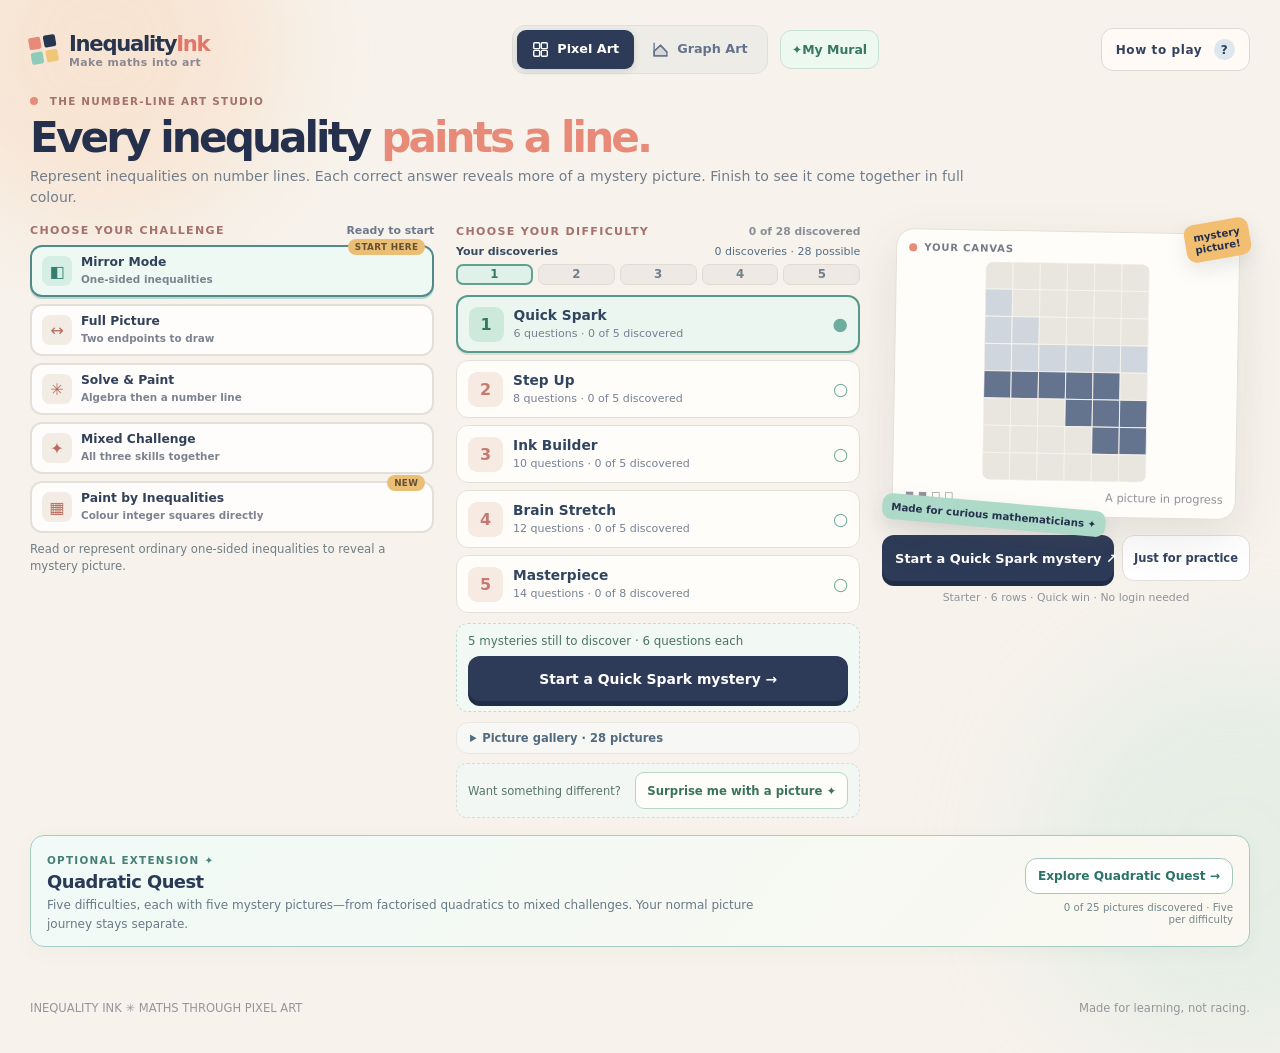
<file: index.html>
<!doctype html>
<html lang="en">
<head>
  <meta charset="UTF-8" />
  <meta name="viewport" content="width=device-width,initial-scale=1.0" />
  <meta name="theme-color" content="#f5f1e9" />
  <meta name="description" content="Practise inequalities on interactive number lines and reveal colourful pixel-art pictures as you go." />
  <title>Inequality Ink | Pixel-art maths</title>
  <link rel="icon" href="data:image/svg+xml,%3Csvg xmlns='http://www.w3.org/2000/svg' viewBox='0 0 64 64'%3E%3Crect width='64' height='64' rx='14' fill='%232c3b57'/%3E%3Cpath d='M12 12h18v18H12zm22 0h18v18H34zM12 34h18v18H12z' fill='%23f6a17e'/%3E%3Cpath d='M34 34h18v18H34z' fill='%237cc2af'/%3E%3C/svg%3E" />
  <link rel="stylesheet" href="./styles.css?v=quadratic-25-v1" />
  <link rel="stylesheet" href="./studio-design.css?v=pass3-v1" />
  <link rel="stylesheet" href="./help/how-to-play.css?v=guide-v1" />
  <script type="module" src="./help/how-to-play.mjs?v=guide-v1"></script>
  <script type="module" src="./app.mjs?v=quadratic-25-v1"></script>
</head>
<body>
  <div class="ambient ambient-a" aria-hidden="true"></div>
  <div class="ambient ambient-b" aria-hidden="true"></div>
  <div class="app">
    <header class="topbar">
      <a class="brand" href="./" aria-label="Inequality Ink home">
        <span class="brand-mark" aria-hidden="true"><i></i><i></i><i></i><i></i></span>
        <span><strong>Inequality<span class="brand-accent">Ink</span></strong><small>Make maths into art</small></span>
      </a>
      <div class="top-actions">
        <nav class="studio-switch" aria-label="Art style">
          <a class="studio-tab is-active" href="./" aria-current="page"><span class="studio-icon" aria-hidden="true"><svg viewBox="0 0 20 20" fill="none"><rect x="2" y="2" width="7" height="7" rx="1.2"/><rect x="11" y="2" width="7" height="7" rx="1.2"/><rect x="2" y="11" width="7" height="7" rx="1.2"/><rect x="11" y="11" width="7" height="7" rx="1.2"/></svg></span><span>Pixel Art</span></a>
          <a class="studio-tab" href="./regions/"><span class="studio-icon" aria-hidden="true"><svg viewBox="0 0 20 20" fill="none"><path d="M2.5 2.5v15h15"/><path d="m2.5 12 7.5-7 7.5 8v4.5h-15z" fill="currentColor" fill-opacity=".17"/><path d="m2.5 12 7.5-7 7.5 8" stroke-linejoin="round"/></svg></span><span>Graph Art</span></a>
        </nav>
        <a class="mural-nav-link" href="./mural.html" aria-label="Open My Mural: your completed pictures"><span aria-hidden="true">✦</span><span class="mural-nav-label"> My Mural</span></a>
        <button type="button" id="helpButton" class="top-button" data-how-to-play>How to play <span aria-hidden="true">?</span></button>
      </div>
    </header>

    <main>
      <section id="introScreen" class="intro-grid" aria-labelledby="introTitle">
        <div class="intro-copy">
          <div class="eyebrow"><span class="spark-dot"></span> THE NUMBER-LINE ART STUDIO</div>
          <h1 id="introTitle">Every inequality<br> <em>paints a line.</em></h1>
          <p class="intro-lead" id="introLead">Represent inequalities on number lines. Each correct answer reveals more of a mystery picture. Finish to see it come together in full colour.</p>
          <div class="intro-steps">
            <div><span>01</span><p id="introStepOne"><b>Read or solve</b> the inequality.</p></div>
            <div><span>02</span><p id="introStepTwo"><b>Plot the endpoints</b> with the right circles.</p></div>
            <div><span>03</span><p id="introStepThree"><b>Finish the picture</b> to discover the colourful surprise.</p></div>
          </div>
        </div>
        <div class="intro-challenge-column">
          <div class="level-heading"><span class="eyebrow">CHOOSE YOUR CHALLENGE</span><span id="levelProgress" aria-live="polite"></span></div>
          <div class="level-grid" role="group" aria-label="Difficulty level">
            <button type="button" data-level="mirror" class="level-card selected" aria-pressed="true">
              <span class="level-icon" aria-hidden="true">◧</span><span><b>Mirror Mode</b><small>One-sided inequalities</small></span><span class="level-badge">START HERE</span>
            </button>
            <button type="button" data-level="full" class="level-card" aria-pressed="false">
              <span class="level-icon" aria-hidden="true">↔</span><span><b>Full Picture</b><small>Two endpoints to draw</small></span>
            </button>
            <button type="button" data-level="solve" class="level-card" aria-pressed="false">
              <span class="level-icon" aria-hidden="true">✳</span><span><b>Solve &amp; Paint</b><small>Algebra then a number line</small></span>
            </button>
            <button type="button" data-level="mixed" class="level-card" aria-pressed="false">
              <span class="level-icon" aria-hidden="true">✦</span><span><b>Mixed Challenge</b><small>All three skills together</small></span>
            </button>
            <button type="button" data-level="paint" class="level-card" aria-pressed="false">
              <span class="level-icon" aria-hidden="true">▦</span><span><b>Paint by Inequalities</b><small>Colour integer squares directly</small></span><span class="level-badge">NEW</span>
            </button>
          </div>
          <p id="levelDescription" class="level-description">Represent one-sided inequalities to complete a mystery picture.</p>
        </div>
        <div class="picture-picker-shell">
          <div class="picture-picker-heading">
            <span class="eyebrow">CHOOSE YOUR DIFFICULTY</span>
            <span id="picturePickerStatus" aria-live="polite">Five levels of discovery</span>
          </div>
          <p id="pictureJourneyHelp" class="picture-journey-help">Choose the maths. The picture stays a surprise.</p>
          <div class="picture-path-heading">
            <strong>Your discoveries</strong>
            <span id="picturePathProgress" aria-live="polite">Choose a challenge</span>
          </div>
          <div id="pictureStepTrack" class="picture-step-track" aria-label="Five difficulty levels"></div>
          <div id="difficultyPicker" class="difficulty-picker" role="group" aria-label="Choose mathematical difficulty"></div>
          <div id="mysteryDecision" class="mystery-decision">
            <p id="mysteryTierStatus" role="status" aria-live="polite"></p>
            <button type="button" id="mysteryStartButton" class="button button-primary">Start a mystery →</button>
            <button type="button" id="mysteryContinueButton" class="button button-light" hidden>Continue your picture →</button>
          </div>
          <details id="morePicturesSection" class="more-pictures">
            <summary id="morePicturesToggle">Picture gallery · choose or replay</summary>
            <p class="gallery-description">Optional: choose a particular picture or replay one you have already found. Unfinished mysteries are shown by clue only.</p>
            <div id="picturePicker" class="picture-picker" role="group" aria-label="Main picture gallery"></div>
            <div id="extraPicturePicker" class="picture-picker extra-picture-picker" role="group" aria-label="Other pictures"></div>
          </details>
          <div class="picture-variety-note">
            <span>Want something different?</span>
            <button type="button" id="surprisePictureButton" class="picture-variety-button">Surprise me with a picture ✦</button>
          </div>
        </div>
        <div class="intro-canvas-column">
          <div class="intro-art" aria-hidden="true">
            <div class="sticker sticker-top">mystery<br>picture!</div>
            <div class="intro-art-frame">
              <div class="art-frame-heading"><span class="status-dot"></span> YOUR CANVAS <span id="introGridSize">10 × 16</span></div>
              <svg id="introPixelArt" class="intro-sprite" viewBox="0 0 10 16" role="img" aria-label="A partially shaded pixel-art canvas"></svg>
              <div class="art-caption"><span>◼ ◼ ◻ ◻</span> <span id="introArtCaption">Keep solving to reveal more</span></div>
            </div>
            <div class="sticker sticker-bottom">Made for curious mathematicians ✦</div>
          </div>
          <div class="intro-action-column">
            <div class="intro-buttons">
              <button type="button" class="button button-primary button-large" id="startButton">Start picture ↗</button>
              <button type="button" class="button button-light" id="practiceButton"
                title="Try two number-line questions without changing picture progress">Just for practice</button>
            </div>
            <p id="practiceStatus" class="practice-status" role="status" aria-live="polite" hidden></p>
            <p class="tiny-copy" id="pictureSummary">14 picture rows • About 15–20 minutes • No login needed</p>
          </div>
        </div>
        <section class="quest-invite" aria-labelledby="questInviteTitle">
          <div class="quest-invite-copy">
            <span class="eyebrow">OPTIONAL EXTENSION ✦</span>
            <h2 id="questInviteTitle">Quadratic Quest</h2>
            <p>Five difficulties, each with five mystery pictures—from factorised quadratics to mixed challenges. Your normal picture journey stays separate.</p>
          </div>
          <div class="quest-invite-actions">
            <button type="button" id="questEnter" class="button button-light">Explore Quadratic Quest →</button>
            <span id="questEntryProgress">25 pictures · 5 difficulties · Separate progress</span>
          </div>
        </section>
      </section>

      <section id="playScreen" class="play-screen" hidden aria-labelledby="playTitle">
        <div class="play-heading">
          <div>
            <div class="eyebrow" id="playEyebrow">YOUR NEXT CREATION</div>
            <h1 id="playTitle">Mystery Picture<span class="heading-spark" aria-hidden="true">✦</span></h1>
            <p id="playSubtitle" class="subhead">Build your picture one inequality at a time.</p>
          </div>
          <div class="play-heading-actions">
            <button type="button" class="button button-light reset-button" id="changeLevelButton" aria-label="Choose a picture or challenge">← Pictures</button>
            <button type="button" class="button button-light reset-button" id="restartButton">↺ Start over</button>
          </div>
        </div>
        <div class="progress-shell" aria-label="Puzzle progress">
          <div class="progress-heading">
            <span><b id="progressText">0 of 14</b> rows painted</span>
            <span id="phaseText">READ THE LINE</span>
          </div>
          <div id="progressMarkers" class="progress-markers" aria-hidden="true"></div>
          <div class="progress-track"><div id="progressFill" class="progress-fill"></div></div>
        </div>
        <div class="game-grid">
          <section class="panel canvas-panel" aria-label="Your pixel art canvas">
            <div class="panel-heading"><div><span class="panel-kicker">YOUR WORK IN PROGRESS</span><h2>The canvas</h2></div><span class="panel-pill" id="canvasProgress">0 / 14</span></div>
            <div class="canvas-stage" id="canvasStage">
              <div class="board-corner top-left" aria-hidden="true">✳</div>
              <svg id="pixelCanvas" viewBox="0 0 10 16" role="img" aria-label="Pixel artwork in progress."></svg>
              <div class="board-corner bottom-right" aria-hidden="true">✳</div>
            </div>
            <div class="canvas-under"><span class="canvas-legend"><i></i> Painted pixels</span><span id="activeRowText">Current row: 14</span></div>
            <div class="canvas-tip" id="canvasTip"><span aria-hidden="true">✦</span> A light preview shows the pixels your answer would paint.</div>
          </section>

          <section class="panel question-panel" aria-label="Current inequality challenge">
            <div class="panel-heading question-panel-head"><div><span class="panel-kicker" id="questionStep">PRACTICE</span><h2 id="questionHeading">Let's try a number line</h2></div><span id="modeTag" class="mode-tag">DRAW</span></div>
            <p class="question-prompt" id="questionPrompt">Move the points to draw the solution.</p>
            <div class="mobile-preview-strip" id="mobilePreviewStrip" aria-label="Live pixel picture preview">
              <svg id="mobilePixelCanvas" viewBox="0 0 16 16" role="img" aria-label="Small live preview of your picture and proposed inequality"></svg>
              <div class="mobile-preview-copy"><strong>Live picture preview</strong><small>Light squares show your answer before checking.</small></div>
            </div>
            <div class="equation-card" id="equationCard"><span class="equation-label">YOUR INEQUALITY</span><div class="equation" id="equationText"></div></div>

            <div id="readArea" class="read-area" hidden>
              <div class="section-label">LOOK AT THIS NUMBER LINE</div>
              <div class="numberline-holder"><svg id="readLine" viewBox="0 0 660 142" role="img" aria-label="The given number line"></svg></div>
              <p class="endpoint-meaning" aria-label="Open endpoints are excluded. Closed endpoints are included.">
                <span><span class="open-circle" aria-hidden="true"></span><strong>Open:</strong> &lt; or &gt; (not included)</span>
                <span><span class="closed-circle" aria-hidden="true"></span><strong>Closed:</strong> ≤ or ≥ (included)</span>
              </p>
              <div class="section-label">CHOOSE THE MATCHING INEQUALITY</div>
              <div class="option-grid" id="readOptions"></div>
            </div>

            <div id="drawArea">
              <div class="numberline-heading"><span class="section-label">YOUR NUMBER LINE</span><span class="interactive-label">Interactive</span></div>
              <div class="numberline-holder draw-line-holder">
                <svg id="drawLine" viewBox="0 0 660 142" role="img" aria-label="Editable number line. Tap or click a circle to toggle it open or closed. Drag a circle to move it, or tap a number-line tick."></svg>
              </div>
              <p class="endpoint-meaning numberline-gesture-tip" aria-label="Open circles mean less than or greater than. Closed circles mean less than or equal to or greater than or equal to.">
                <span><span class="open-circle" aria-hidden="true"></span><strong>Open:</strong> &lt; or &gt; (not included)</span>
                <span><span class="closed-circle" aria-hidden="true"></span><strong>Closed:</strong> ≤ or ≥ (included)</span>
              </p>
              <p class="circle-interaction-tip">Tap a circle to switch its type. Drag it to change its position.</p>
              <div class="direction-chooser" id="directionChooser" aria-label="Shading direction">
                <button type="button" data-direction="left">← Left</button>
                <button type="button" data-direction="between" class="selected">↔ Between</button>
                <button type="button" data-direction="right">Right →</button>
              </div>
              <div class="endpoint-grid">
                <div class="endpoint-card" id="leftEditor">
                  <div class="endpoint-head"><span class="endpoint-marker left-marker">L</span><b id="leftEditorLabel">Left endpoint</b></div>
                  <div class="endpoint-stepper">
                    <button type="button" id="leftDecrease" aria-label="Decrease left endpoint">−</button>
                    <input id="leftValue" type="number" min="-9" max="8" step="1" inputmode="numeric" aria-label="Left endpoint value"/>
                    <button type="button" id="leftIncrease" aria-label="Increase left endpoint">+</button>
                  </div>
                  <div class="circle-buttons" role="group" aria-label="Left endpoint circle">
                    <button type="button" id="leftOpen" data-circle="open"><span class="open-circle" aria-hidden="true"></span> Open</button>
                    <button type="button" id="leftClosed" data-circle="closed"><span class="closed-circle" aria-hidden="true"></span> Closed</button>
                  </div>
                </div>
                <div class="endpoint-card" id="rightEditor">
                  <div class="endpoint-head"><span class="endpoint-marker right-marker">R</span><b>Right endpoint</b></div>
                  <div class="endpoint-stepper">
                    <button type="button" id="rightDecrease" aria-label="Decrease right endpoint">−</button>
                    <input id="rightValue" type="number" min="-9" max="8" step="1" inputmode="numeric" aria-label="Right endpoint value"/>
                    <button type="button" id="rightIncrease" aria-label="Increase right endpoint">+</button>
                  </div>
                  <div class="circle-buttons" role="group" aria-label="Right endpoint circle">
                    <button type="button" id="rightOpen" data-circle="open"><span class="open-circle" aria-hidden="true"></span> Open</button>
                    <button type="button" id="rightClosed" data-circle="closed"><span class="closed-circle" aria-hidden="true"></span> Closed</button>
                  </div>
                </div>
              </div>
            </div>

            <div id="workingShell" class="working-shell" hidden>
              <div class="working-heading">
                <div><span class="section-label">WORKING SPACE</span><p>Optional — not marked. Your number line is the answer.</p></div>
                <div class="working-switch" role="group" aria-label="Choose how to show your working">
                  <button type="button" id="workTypeButton" class="selected" aria-pressed="true" aria-controls="workTypePanel">⌨ Type maths</button>
                  <button type="button" id="workDrawButton" aria-pressed="false" aria-controls="workDrawPanel">✎ Draw working</button>
                </div>
              </div>
              <div id="workTypePanel" class="working-method">
                <label for="workingArea">Type each algebra step on a new line</label>
                <textarea id="workingArea" rows="3" maxlength="2000" spellcheck="false" autocapitalize="off" autocomplete="off" aria-describedby="workTypingTip" placeholder="e.g. -6 &lt; 2x &lt; 4"></textarea>
                <div class="work-math-keyboard" id="workMathKeyboard" role="group" aria-label="Insert mathematical notation">
                  <button type="button" data-math-key="x" aria-label="Insert x">x</button>
                  <button type="button" data-math-key="+" aria-label="Plus">+</button>
                  <button type="button" data-math-key="−" aria-label="Minus">−</button>
                  <button type="button" data-math-key="×" aria-label="Multiply">×</button>
                  <button type="button" data-math-key="÷" aria-label="Divide">÷</button>
                  <button type="button" data-math-key="&lt;" aria-label="Less than">&lt;</button>
                  <button type="button" data-math-key="&gt;" aria-label="Greater than">&gt;</button>
                  <button type="button" data-math-key="=" aria-label="Equals">=</button>
                  <button type="button" data-math-key="≤" aria-label="Less than or equal to">≤</button>
                  <button type="button" data-math-key="≥" aria-label="Greater than or equal to">≥</button>
                  <button type="button" data-math-key="brackets" aria-label="Insert brackets">( )</button>
                  <button type="button" data-math-key="fraction" aria-label="Insert fraction">a⁄b</button>
                  <button type="button" data-math-key="square" aria-label="Insert square or power">x²</button>
                  <button type="button" data-math-key="newline" aria-label="New line">↵</button>
                  <button type="button" data-math-key="backspace" aria-label="Delete previous character">⌫</button>
                </div>
                <div class="working-preview-heading"><span>LIVE MATHS PREVIEW</span><small>Proper fractions, powers and inequality signs</small></div>
                <div id="workMathPreview" class="working-math-preview" role="region" aria-label="Mathematical working as formatted notation"></div>
                <p class="working-tip" id="workTypingTip">Type normally or use the symbols. Use / for a fraction, ^2 for a square and Enter for a new step.</p>
              </div>
              <div id="workDrawPanel" class="working-method" hidden>
                <div class="work-drawing-toolbar" role="group" aria-label="Drawing tools">
                  <button type="button" id="workPen" class="selected" aria-pressed="true">✎ Pen</button>
                  <button type="button" id="workEraser" aria-pressed="false">⌁ Eraser</button>
                  <button type="button" id="workUndo" disabled>↶ Undo</button>
                  <button type="button" id="workClear" disabled>Clear</button>
                </div>
                <svg id="workDrawing" class="working-draw-surface" viewBox="0 0 1000 400" preserveAspectRatio="none" role="img" aria-label="Blank working space. Use a finger, stylus or mouse to draw handwritten algebra."></svg>
                <p class="working-tip">Write with your finger, stylus or mouse. The eraser removes a stroke; Undo restores your last change.</p>
              </div>
            </div>

            <div class="feedback" id="feedback" role="status" aria-live="polite"></div>
            <div class="hint-panel" id="hintPanel" hidden></div>
            <div class="question-footer">
              <button type="button" class="button button-light" id="hintButton">✳ Give me a hint</button>
              <div class="footer-actions">
                <button type="button" class="button button-light" id="exitPracticeButton" hidden>Back to pictures</button>
                <button type="button" class="button button-primary" id="checkButton" aria-label="Check your answer and paint the next row">Check my answer →</button>
              </div>
            </div>
          </section>
        </div>
        <div class="game-foot"><span>TIP: Tap or click an endpoint circle to open or close it. Drag to move it.</span><span>Progress saves on this device</span></div>
      </section>

      <section id="paintScreen" class="paint-screen" hidden aria-labelledby="paintTitle">
        <header class="paint-page-header">
          <div class="paint-page-title">
            <span class="eyebrow">PAINT BY INEQUALITIES <span aria-hidden="true">✦</span></span>
            <h1 id="paintTitle">Your colour studio</h1>
          </div>
          <div class="paint-page-actions">
            <button type="button" class="button button-light" id="paintBack" title="Choose a different picture or difficulty" aria-label="Choose a picture or challenge">← <span>Pictures</span></button>
            <button type="button" class="button button-light" id="paintRestart" title="Start this picture again" aria-label="Restart this picture">↺ <span>Restart</span></button>
          </div>
        </header>
        <div class="paint-progress" aria-label="Painted picture progress">
          <strong id="paintProgressLabel">Row 1 of 14</strong>
          <div class="progress-track"><div class="progress-fill" id="paintProgressFill"></div></div>
          <span id="paintRowsDone">0 / 14</span>
        </div>
        <div class="paint-workspace">
          <section class="panel paint-studio-panel" aria-label="Your colour-by-inequalities workspace">
            <div class="paint-main-stage">
              <div class="paint-overview">
                <span class="paint-overview-label">YOUR PICTURE</span>
                <div class="paint-canvas-frame">
                  <div class="paint-canvas" id="paintCanvas" role="grid"
                    aria-label="Picture in progress. Only the highlighted numbered row is editable."></div>
                </div>
              </div>
              <div class="paint-rule-area">
                <div class="paint-rule-heading">
                  <strong id="paintStep">ROW 1 OF 14</strong>
                  <span>Tap a rule to choose its colour</span>
                </div>
                <div id="paintRules" class="paint-rules" role="group"
                  aria-label="Tap a colour and inequality to select your brush"></div>
              </div>
            </div>
            <div class="paint-focus-area">
              <div class="paint-focus-heading">
                <strong>PAINT THIS ROW <span aria-hidden="true">↓</span></strong>
                <span id="paintSelectedLabel">Selected brush</span>
              </div>
              <div id="paintFocusRow" class="paint-focus-row" role="group"
                aria-label="Enlarged editable row. Each square shows its integer value. Tap or swipe to paint."></div>
            </div>
            <div class="paint-controls">
              <button type="button" class="button button-light" id="paintEraser" aria-label="Select eraser">⌫ <span>Erase</span></button>
              <button type="button" class="button button-light" id="paintClear">Clear row</button>
              <button type="button" class="button button-primary paint-check" id="paintCheck">Check row <span aria-hidden="true">→</span></button>
            </div>
            <div id="paintFeedback" class="feedback paint-feedback" role="status" aria-live="polite"></div>
            <p class="paint-help-note">Tap a colour rule, then paint the numbered squares. Swipe to paint several at once. Correct rows keep their colours and lose their numbers.</p>
          </section>
        </div>
      </section>


      <section id="quadraticScreen" class="quest-screen" hidden aria-labelledby="questTitle">
        <header class="quest-header">
          <div>
            <span class="eyebrow">OPTIONAL EXTENSION · QUADRATIC QUEST</span>
            <h1 id="questTitle">Quadratic Quest <span aria-hidden="true">✦</span></h1>
            <p>Solve the quadratic. Mark its entire solution on the number line. Each correct answer unlocks a row.</p>
          </div>
          <div class="quest-header-buttons">
            <button type="button" class="button button-light" id="questBack">↶ Main challenges</button>
            <button type="button" class="button button-light" id="questRestart" hidden>↺ Restart picture</button>
          </div>
        </header>
        <section id="questSelect" class="quest-picker-shell" aria-labelledby="questPickerTitle">
          <div class="quest-picker-heading">
            <div>
              <span class="eyebrow">YOUR QUADRATIC JOURNEY</span>
              <h2 id="questPickerTitle">Choose your difficulty</h2>
              <p>Five difficulty levels, five mystery pictures in each. Start anywhere: discover new art, continue an unfinished picture or replay from your gallery.</p>
            </div>
            <strong id="questJourneyProgress" aria-live="polite">0 of 25 discovered</strong>
          </div>
          <div id="questStepTrack" class="picture-step-track" aria-label="Five quadratic difficulty levels"></div>
          <div id="questDifficultyPicker" class="quest-difficulty-choices" role="group" aria-label="Choose quadratic inequality difficulty"></div>
          <div class="quest-picture-actions quest-mystery-decision">
            <div>
              <strong id="questSelectedTitle">Mystery artwork</strong>
              <p id="questSelectedSummary">Quick Spark · 6 questions · Five pictures to discover</p>
              <p id="questTierStatus" aria-live="polite">0 of 5 pictures discovered at this difficulty</p>
            </div>
            <div class="quest-mystery-buttons">
              <button type="button" class="button button-primary" id="questStart">Start a mystery →</button>
              <button type="button" class="button button-light" id="questContinueMystery" hidden>Continue your picture →</button>
            </div>
          </div>
          <details id="questPictureGallery" class="quest-optional-gallery">
            <summary>Picture gallery · choose or replay</summary>
            <p>Prefer a particular picture? These five artworks have independent saved progress. Completed pictures can be revisited here without starting a new mystery.</p>
            <div id="questPicturePicker" class="quest-picture-grid" role="group" aria-label="Optional pictures in the selected difficulty"></div>
          </details>
          <p class="quest-picker-note">Each correct quadratic solution reveals one row. Pictures and progress save automatically on this device; no difficulty is locked.</p>
        </section>
        <div id="questProgress" class="quest-progress" aria-label="Quadratic Quest picture progress" hidden>
          <strong id="questProgressText">0 of 6 rows revealed</strong>
          <div class="progress-track"><div id="questProgressFill" class="progress-fill"></div></div>
          <span>Separate from your regular picture journey</span>
        </div>
        <div id="questPlaying" class="quest-layout" hidden>
          <section class="panel quest-art-panel" aria-labelledby="questCanvasTitle">
            <div class="panel-heading"><div><span class="panel-kicker">BONUS PICTURE</span><h2 id="questCanvasTitle">A picture takes shape</h2></div><span id="questArtCount" class="panel-pill">0 / 6</span></div>
            <div class="quest-art-frame">
              <svg id="questArt" viewBox="0 0 10 6" role="img" aria-label="Quadratic Quest mystery pixel picture in progress"></svg>
            </div>
            <p class="quest-art-note">Only correct answers reveal picture rows. The pixels are a reward—not a graph of the quadratic.</p>
          </section>
          <section class="panel quest-question-panel" aria-labelledby="questQuestionTitle">
            <div class="panel-heading">
              <div><span class="panel-kicker" id="questQuestionStep">QUESTION 1 OF 6</span><h2 id="questQuestionTitle">Find the solution set</h2></div>
              <span class="mode-tag">QUADRATIC</span>
            </div>
            <div class="quest-equation">
              <span class="equation-label">SOLVE THIS INEQUALITY</span>
              <div id="questEquationText" class="equation" aria-live="polite"></div>
            </div>
            <p class="quest-instruction">Choose where to shade, then position both endpoints. Open circles exclude roots; closed circles include them.</p>
            <details class="quest-worked-example">
              <summary>New to quadratic inequalities? See a worked example</summary>
              <p><strong>Solve:</strong> (x + 1)(x − 2) &lt; 0</p>
              <ol>
                <li>The roots are x = −1 and x = 2.</li>
                <li>The parabola opens upwards. It is below the x-axis between its roots.</li>
                <li>The sign is strict (&lt;), so neither root is included.</li>
              </ol>
              <p><strong>Solution:</strong> −1 &lt; x &lt; 2, with open circles at both roots.</p>
            </details>
            <div class="quest-region-chooser" role="group" aria-label="Choose solution region">
              <button type="button" id="questBetween" aria-pressed="true" class="selected">↔ Between roots</button>
              <button type="button" id="questOutside" aria-pressed="false">← Outside roots →</button>
            </div>
            <div class="quest-line-frame">
              <svg id="questLine" viewBox="0 0 640 133" role="img" aria-label="Interactive quadratic solution number line. Drag an endpoint circle to move it or tap to change open or closed."></svg>
            </div>
            <div class="quest-endpoints">
              <div class="quest-endpoint">
                <label for="questLower">Left root</label>
                <div class="quest-stepper">
                  <button type="button" id="questLowerMinus" aria-label="Decrease left root">−</button>
                  <input id="questLower" type="number" min="-5" max="5" step="1" inputmode="numeric" value="0" aria-label="Left root"/>
                  <button type="button" id="questLowerPlus" aria-label="Increase left root">+</button>
                </div>
                <div class="quest-inclusion" role="group" aria-label="Left root inclusion">
                  <button type="button" id="questLowerOpen" aria-pressed="true" class="selected">○ Open</button>
                  <button type="button" id="questLowerClosed" aria-pressed="false">● Closed</button>
                </div>
              </div>
              <div class="quest-endpoint">
                <label for="questUpper">Right root</label>
                <div class="quest-stepper">
                  <button type="button" id="questUpperMinus" aria-label="Decrease right root">−</button>
                  <input id="questUpper" type="number" min="-5" max="5" step="1" inputmode="numeric" value="1" aria-label="Right root"/>
                  <button type="button" id="questUpperPlus" aria-label="Increase right root">+</button>
                </div>
                <div class="quest-inclusion" role="group" aria-label="Right root inclusion">
                  <button type="button" id="questUpperOpen" aria-pressed="true" class="selected">○ Open</button>
                  <button type="button" id="questUpperClosed" aria-pressed="false">● Closed</button>
                </div>
              </div>
            </div>
            <p class="quest-endpoint-note">Arrows continue beyond the displayed number line. You can also drag the circles or use the number boxes.</p>
            <details id="questWorkingDetails" class="quest-working-details">
              <summary>Show optional working space</summary>
              <div class="working-shell quest-working-shell">
                <div class="working-heading">
                  <div><span class="section-label">YOUR WORKING</span><p>Optional and unmarked · type or write by hand</p></div>
                  <div class="working-switch" role="group" aria-label="Quadratic Quest working method">
                    <button type="button" id="questWorkType" class="selected" aria-pressed="true">⌨ Type maths</button>
                    <button type="button" id="questWorkDraw" aria-pressed="false">✎ Draw working</button>
                  </div>
                </div>
                <div id="questTypePanel" class="working-method">
                  <label for="questWorkingArea">Enter each step on a new line</label>
                  <textarea id="questWorkingArea" rows="3" maxlength="2000" spellcheck="false" autocapitalize="off" placeholder="(x+2)(x-3) > 0"></textarea>
                  <div id="questMathKeyboard" class="work-math-keyboard" role="group" aria-label="Quadratic maths keyboard">
                    <button type="button" data-math-key="x">x</button>
                    <button type="button" data-math-key="+" aria-label="Plus">+</button>
                    <button type="button" data-math-key="−" aria-label="Minus">−</button>
                    <button type="button" data-math-key="×" aria-label="Multiply">×</button>
                    <button type="button" data-math-key="÷" aria-label="Divide">÷</button>
                    <button type="button" data-math-key="&lt;" aria-label="Less than">&lt;</button>
                    <button type="button" data-math-key="&gt;" aria-label="Greater than">&gt;</button>
                    <button type="button" data-math-key="≤" aria-label="Less or equal">≤</button>
                    <button type="button" data-math-key="≥" aria-label="Greater or equal">≥</button>
                    <button type="button" data-math-key="brackets" aria-label="Brackets">( )</button>
                    <button type="button" data-math-key="fraction" aria-label="Fraction">a⁄b</button>
                    <button type="button" data-math-key="square" aria-label="Squared">x²</button>
                    <button type="button" data-math-key="newline" aria-label="Next line">↵</button>
                    <button type="button" data-math-key="backspace" aria-label="Backspace">⌫</button>
                  </div>
                  <div class="working-preview-heading"><span>LIVE MATHS PREVIEW</span></div>
                  <div id="questMathPreview" class="working-math-preview" role="region" aria-label="Formatted mathematical working"></div>
                  <p class="working-tip">Use / for a fraction, ^2 for a square, and Enter for another step.</p>
                </div>
                <div id="questDrawPanel" class="working-method" hidden>
                  <div class="work-drawing-toolbar" role="group" aria-label="Quadratic drawing tools">
                    <button type="button" id="questPen" class="selected" aria-pressed="true">✎ Pen</button>
                    <button type="button" id="questEraser" aria-pressed="false">⌁ Eraser</button>
                    <button type="button" id="questUndo" disabled>↶ Undo</button>
                    <button type="button" id="questClear" disabled>Clear</button>
                  </div>
                  <svg id="questDrawing" class="working-draw-surface" viewBox="0 0 1000 400" preserveAspectRatio="none" role="img" aria-label="Use a finger, stylus or mouse to write your quadratic working"></svg>
                  <p class="working-tip">Use a finger, stylus or mouse. Undo restores your previous stroke.</p>
                </div>
              </div>
            </details>
            <div class="quest-tools">
              <button type="button" class="button button-light" id="questHint">✳ Hint (1 of 3)</button>
              <button type="button" class="button button-light" id="questGraphToggle" aria-expanded="false" aria-controls="questGraphPanel">⌁ Explore the parabola</button>
            </div>
            <div id="questHintText" class="hint-panel" hidden role="status" aria-live="polite"></div>
            <div id="questGraphPanel" class="quest-graph-panel" hidden>
              <div class="quest-graph-heading"><strong>How the quadratic behaves</strong><span>Use the roots and the x-axis</span></div>
              <svg id="questGraph" viewBox="0 0 640 230" role="img" aria-label="Graph of the given quadratic and the x-axis"></svg>
              <p id="questGraphCaption">Above the axis means positive; below means negative.</p>
            </div>
            <p id="questFeedback" class="feedback" role="status" aria-live="polite"></p>
            <button type="button" class="button button-primary quest-check" id="questCheck">Check and reveal row →</button>
          </section>
        </div>
        <section id="questFinished" class="quest-finish panel" hidden aria-labelledby="questFinishTitle">
          <span class="eyebrow">QUADRATIC QUEST COMPLETED ✦</span>
          <h2 id="questFinishTitle">Prism of Possibilities!</h2>
          <p id="questFinishMessage">You solved six quadratic inequalities and revealed your bonus picture.</p>
          <svg id="questFinishedArt" viewBox="0 0 10 6" role="img" aria-label="Completed coloured prism pixel art"></svg>
          <p id="questFinalStats"></p>
          <details class="quest-solution-review"><summary>Review all six solutions</summary><ol id="questSolutions"></ol></details>
          <div class="finish-actions">
            <button type="button" class="button button-primary" id="questReplay">Play again ↻</button>
            <button type="button" class="button button-primary" id="questNextPicture" hidden>Another mystery →</button>
            <button type="button" class="button button-light" id="questFinishBack">Choose a picture ↶</button>
            <button type="button" class="button button-light" id="questRevealAgain">View reveal ✦</button>
          </div>
        </section>
      </section>

      <section id="finishScreen" class="finish-screen" hidden aria-labelledby="finishTitle">
        <div class="finish-card">
          <div class="finish-stamp">MASTERPIECE COMPLETE ✦</div>
          <p id="finishLevelLabel" class="finish-level-label">Mirror Mode</p>
          <h1 id="finishTitle">You painted it!</h1>
          <p>Your inequalities created this artwork. Replay the reveal or save your finished picture.</p>
          <div class="finished-art-shell" id="finishedArtShell">
            <svg id="finishedArt" viewBox="0 0 20 16" role="img" aria-label="Your completed, fully decorated picture"></svg>
          </div>
          <div class="finish-stats">
            <div><b>14/14</b><span>Rows completed</span></div>
            <div><b id="firstTryStat">—</b><span>First-time correct</span></div>
            <div><b id="hintsStat">—</b><span>Hints used</span></div>
          </div>
          <p class="finish-note" id="finishNote">Great work! Your next picture is waiting to be imagined.</p>
          <a id="muralEarnedLink" class="mural-earned-link" href="./mural.html">✦ Added to My Mural · Explore your world →</a>
          <div class="finish-actions">
            <button type="button" class="button button-light" id="playAgain">Play again ↻</button>
            <button type="button" class="button button-light" id="downloadArt">Save picture ↓</button>
            <button type="button" class="button button-light" id="replayReveal" hidden>Watch reveal ✦</button>
            <button type="button" class="button button-light" id="finishSurpriseButton">Surprise me next ✦</button>
            <button type="button" class="button button-primary" id="nextPictureButton" hidden>Next picture →</button>
            <button type="button" class="button button-light" id="chooseLevelButton">Choose a picture</button>
          </div>
        </div>
      </section>
    </main>
    <footer class="page-footer"><span>INEQUALITY INK <span aria-hidden="true">✳</span> MATHS THROUGH PIXEL ART</span><span>Made for learning, not racing.</span></footer>
  </div>

  <!-- Full-screen celebration. Students see this BEFORE the results screen,
       including on small phones. The only route to the summary is closing it. -->
  <dialog id="revealDialog" class="reveal-dialog"
    aria-labelledby="revealHeading" aria-describedby="revealStageText">
    <div class="reveal-layout">
      <header class="reveal-top">
        <div class="reveal-intro">
          <span class="reveal-kicker">INEQUALITY INK <span aria-hidden="true">✦</span> THE BIG REVEAL</span>
          <h2 id="revealHeading">Your picture is coming to life!</h2>
        </div>
        <button type="button" id="closeReveal" class="reveal-close"
          aria-label="Close picture reveal and see results" title="See your results">×</button>
      </header>
      <div class="reveal-picture-space">
        <div id="revealBoard" class="reveal-board">
          <div id="revealBuildLayer" class="reveal-build-layer">
            <svg id="revealBuildArt" viewBox="0 0 16 16" role="img"
              aria-label="Monochrome artwork building one row at a time"></svg>
          </div>
          <div id="revealMirrorLayer" class="reveal-mirror-layer" hidden aria-hidden="true">
            <svg id="revealMirrorLeft" class="reveal-mirror-left" viewBox="0 0 10 16"></svg>
            <svg id="revealMirrorRight" class="reveal-mirror-right" viewBox="0 0 10 16"></svg>
          </div>
          <svg id="revealFinalArt" class="reveal-final-art" viewBox="0 0 16 16"
            role="img" aria-label="Completed full-colour artwork" hidden></svg>
        </div>
      </div>
      <footer class="reveal-bottom">
        <div id="revealSteps" class="reveal-steps" aria-label="Artwork reveal stages"></div>
        <p id="revealStageText" class="reveal-stage-text" role="status" aria-live="polite" aria-atomic="true">
          Getting your picture ready…
        </p>
        <p id="revealRowCount" class="reveal-row-count" aria-hidden="true"></p>
        <button type="button" id="skipReveal" class="reveal-skip">Show the finished picture <span aria-hidden="true">→</span></button>
        <p class="reveal-close-hint">Tap <strong>×</strong> to see your results</p>
      </footer>
    </div>
  </dialog>

  <dialog id="questReveal" class="quest-reveal" aria-labelledby="questRevealTitle">
    <div class="quest-reveal-inner">
      <span class="eyebrow">QUADRATIC QUEST · BIG REVEAL ✦</span>
      <h2 id="questRevealTitle">Your prism is complete!</h2>
      <svg id="questRevealArt" viewBox="0 0 10 6" role="img" aria-label="The completed Prism of Possibilities picture"></svg>
      <p id="questRevealCaption">Six quadratic inequalities. One bright discovery.</p>
      <button type="button" class="button button-primary" id="questRevealClose">See your results →</button>
    </div>
  </dialog>
</body>
</html>
</file>
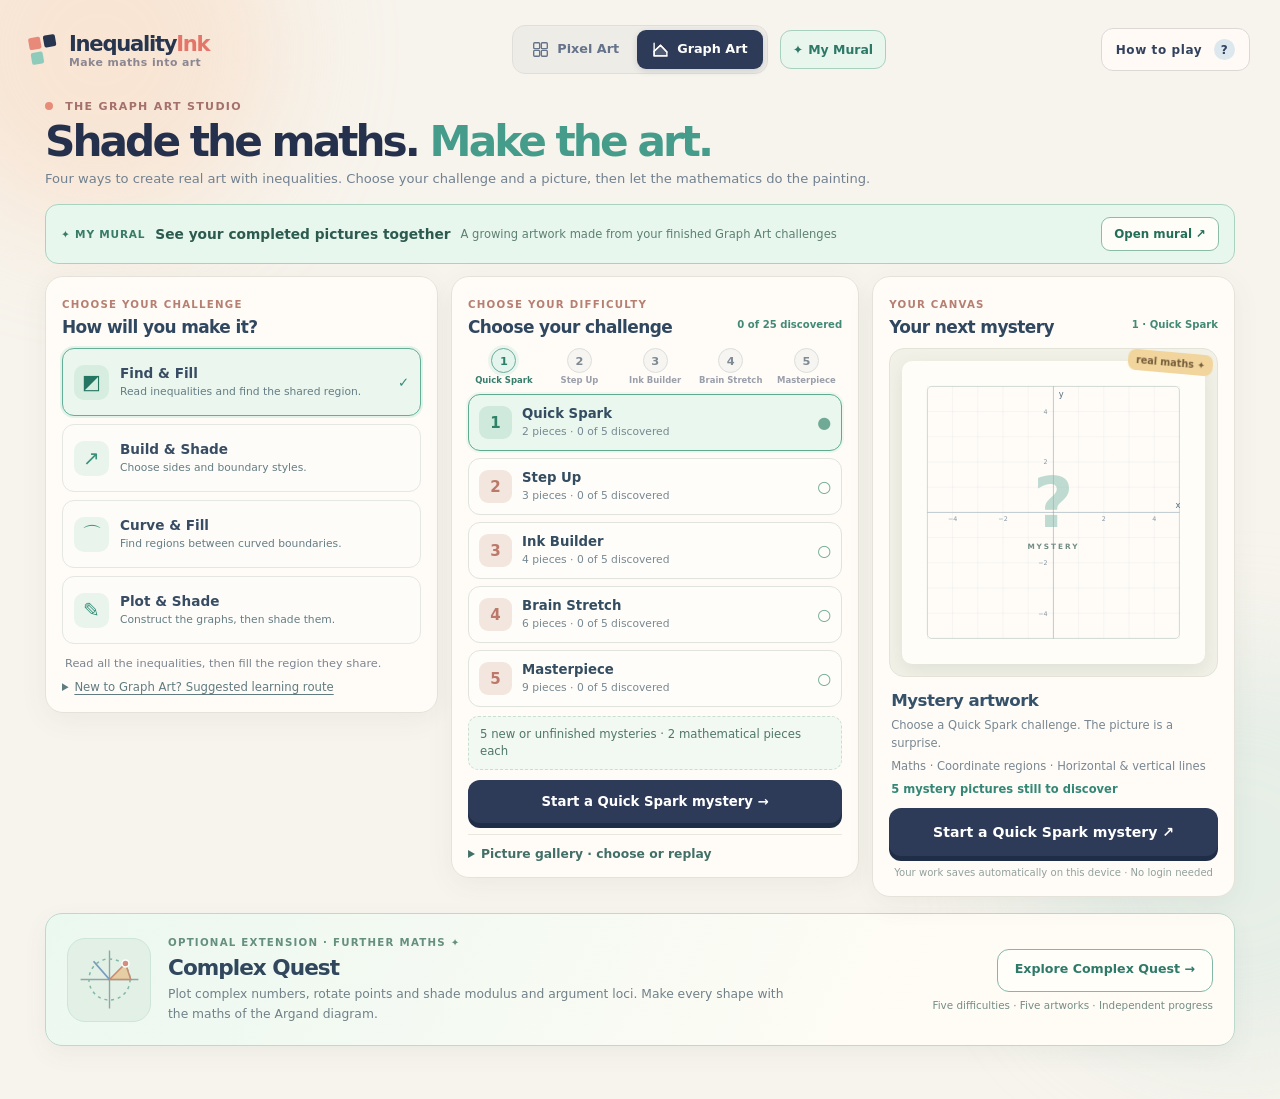
<file: regions/index.html>
<!doctype html>
<html lang="en">
<head>
  <meta charset="utf-8" />
  <meta name="viewport" content="width=device-width,initial-scale=1.0" />
  <meta name="theme-color" content="#f5f1e9" />
  <meta name="description" content="Create mathematical graph art across four modes: find and fill inequalities, build regions, fill curved regions, or plot and shade your own graph boundaries." />
  <title>Graph Art | Inequality Ink</title>
  <link rel="icon" href="data:image/svg+xml,%3Csvg xmlns='http://www.w3.org/2000/svg' viewBox='0 0 64 64'%3E%3Crect width='64' height='64' rx='14' fill='%232c3b57'/%3E%3Cpath d='M9 32 32 8 55 32 32 56Z' fill='%237cc2af'/%3E%3Cpath d='M9 32 32 8 32 32Z' fill='%23f6a17e'/%3E%3C/svg%3E" />
  <link rel="stylesheet" href="../styles.css?v=paint-desktop-v3" />
  <link rel="stylesheet" href="./regions.css?v=graph-mural-nav-v2" />
  <link rel="stylesheet" href="../studio-design.css?v=pass3-v1" />
  <link rel="stylesheet" href="../help/how-to-play.css?v=guide-v1" />
  <script type="module" src="../help/how-to-play.mjs?v=guide-graph-tiers-v1"></script>
  <script type="module" src="./regions-app.mjs?v=complex-quest-v1"></script>
</head>
<body class="regions-page">
  <div class="ambient ambient-a" aria-hidden="true"></div>
  <div class="ambient ambient-b" aria-hidden="true"></div>
  <div class="app">
    <header class="topbar">
      <a class="brand" href="../" aria-label="Inequality Ink home">
        <span class="brand-mark" aria-hidden="true"><i></i><i></i><i></i></span>
        <span><strong>Inequality<span class="brand-accent">Ink</span></strong><small>Make maths into art</small></span>
      </a>
      <div class="top-actions">
        <nav class="studio-switch" aria-label="Art style">
          <a class="studio-tab" href="../"><span class="studio-icon" aria-hidden="true"><svg viewBox="0 0 20 20" fill="none"><rect x="2" y="2" width="7" height="7" rx="1.2"/><rect x="11" y="2" width="7" height="7" rx="1.2"/><rect x="2" y="11" width="7" height="7" rx="1.2"/><rect x="11" y="11" width="7" height="7" rx="1.2"/></svg></span><span>Pixel Art</span></a>
          <a class="studio-tab is-active" href="./" aria-current="page"><span class="studio-icon" aria-hidden="true"><svg viewBox="0 0 20 20" fill="none"><path d="M2.5 2.5v15h15"/><path d="m2.5 12 7.5-7 7.5 8v4.5h-15z" fill="currentColor" fill-opacity=".17"/><path d="m2.5 12 7.5-7 7.5 8" stroke-linejoin="round"/></svg></span><span>Graph Art</span></a>
        </nav>
        <a class="mural-nav-link graph-mural-link" href="./graph-mural.html" aria-label="Open My Mural: your completed Graph Art pictures"><span aria-hidden="true">✦</span><span class="mural-nav-label"> My Mural</span></a>
        <button type="button" class="top-button graph-help-link" data-how-to-play>How to play <span aria-hidden="true">?</span></button>
      </div>
    </header>
    <main class="region-main">

      <section id="graphPicker" class="graph-picker graph-hub-picker" aria-labelledby="graphPickerTitle">
        <div class="graph-landing-intro">
          <div class="eyebrow"><span class="spark-dot"></span> THE GRAPH ART STUDIO</div>
          <h1 id="graphPickerTitle">Shade the maths. <em>Make the art.</em></h1>
          <p>Four ways to create real art with inequalities. Choose your challenge and a picture, then let the mathematics do the painting.</p>
        </div>

        <a class="graph-mural-promo" href="./graph-mural.html" aria-label="Open My Mural and explore your completed Graph Art pictures"><span class="graph-mural-promo-kicker">✦ MY MURAL</span><strong>See your completed pictures together</strong><span class="graph-mural-promo-detail">A growing artwork made from your finished Graph Art challenges</span><span class="graph-mural-promo-action">Open mural ↗</span></a>
        <div class="graph-hub-workspace">
          <section class="graph-picker-modes graph-hub-modes" aria-labelledby="graphHubModeHeading">
            <div class="graph-hub-panel-heading">
              <span class="eyebrow">CHOOSE YOUR CHALLENGE</span>
              <h2 id="graphHubModeHeading">How will you make it?</h2>
            </div>
            <div class="graph-mode-grid" role="group" aria-label="Choose Graph Art mode">
              <button type="button" class="graph-mode-card" id="graphModeFill" aria-pressed="true">
                <span class="graph-mode-icon" aria-hidden="true">◩</span>
                <span><strong>Find &amp; Fill</strong><small>Read inequalities and find the shared region.</small></span>
                <span class="graph-mode-tick" aria-hidden="true">✓</span>
              </button>
              <button type="button" class="graph-mode-card" id="graphModeBuild" aria-pressed="false">
                <span class="graph-mode-icon" aria-hidden="true">↗</span>
                <span><strong>Build &amp; Shade</strong><small>Choose sides and boundary styles.</small></span>
                <span class="graph-mode-tick" aria-hidden="true">✓</span>
              </button>
              <button type="button" class="graph-mode-card" id="graphModeCurve" aria-pressed="false">
                <span class="graph-mode-icon" aria-hidden="true">⌒</span>
                <span><strong>Curve &amp; Fill</strong><small>Find regions between curved boundaries.</small></span>
                <span class="graph-mode-tick" aria-hidden="true">✓</span>
              </button>
              <button type="button" class="graph-mode-card" id="graphModePlot" aria-pressed="false">
                <span class="graph-mode-icon" aria-hidden="true">✎</span>
                <span><strong>Plot &amp; Shade</strong><small>Construct the graphs, then shade them.</small></span>
                <span class="graph-mode-tick" aria-hidden="true">✓</span>
              </button>
            </div>
            <p id="graphModeDescription" class="graph-hub-mode-description">Read all the inequalities, then fill their common region.</p>
            <details class="graph-learning-route">
              <summary>New to Graph Art? Suggested learning route</summary>
              <p><strong>Build &amp; Shade → Find &amp; Fill → Curve &amp; Fill → Plot &amp; Shade.</strong> Start anywhere; all challenges and pictures remain available.</p>
            </details>
          </section>

          <section class="graph-picture-picker graph-hub-pictures" aria-labelledby="graphPictureHeading">
            <div class="graph-hub-panel-heading">
              <span class="eyebrow">CHOOSE YOUR DIFFICULTY</span>
              <div class="graph-hub-picture-heading">
                <h2 id="graphPictureHeading">Choose your challenge</h2>
                <span id="graphGalleryProgress" aria-live="polite">0 discoveries</span>
              </div>
            </div>
            <div id="graphStageTrack" class="graph-stage-track" role="group" aria-label="Progress through five mathematical difficulties"></div>
            <div id="graphDifficultyChoices" class="graph-difficulty-choices" role="group" aria-label="Choose Graph Art mathematical difficulty"></div>
            <p id="graphMysteryHint" class="graph-mystery-hint" role="status" aria-live="polite">Choose your challenge; your picture is a surprise.</p>
            <div class="graph-mystery-cta">
              <button type="button" id="graphStartMystery" class="button button-primary">Start a mystery →</button>
              <button type="button" id="graphContinueMystery" class="button button-light" hidden>Continue your picture →</button>
            </div>
            <details id="graphPictureGallery" class="graph-more-pictures graph-mystery-gallery">
              <summary>Picture gallery · choose or replay</summary>
              <p>Optional: choose a particular picture or revisit one you have discovered. Your existing pictures and progress remain here.</p>
              <div id="graphPictureCards" class="graph-picture-grid" role="group" aria-label="Original five-stage picture gallery"></div>
              <details id="graphPracticeSection" class="graph-more-pictures graph-practice-section">
                <summary>Extra picture at Step Up</summary>
                <p>Another challenge at the same maths level, with independent saved progress.</p>
                <div id="graphPracticeCards" class="graph-picture-grid graph-practice-cards" role="group" aria-label="Optional practice pictures"></div>
              </details>
              <details id="graphMorePictures" class="graph-more-pictures" hidden>
                <summary>Earlier pictures with saved progress</summary>
                <p>Your earlier artwork is still here and keeps its own progress.</p>
                <div id="graphExtraCards" class="graph-picture-grid graph-extra-grid" role="group" aria-label="Earlier pictures"></div>
              </details>
            </details>
          </section>

          <section class="graph-hub-preview" aria-labelledby="graphPreviewHeading">
            <div class="graph-hub-panel-heading">
              <span class="eyebrow">YOUR CANVAS</span>
              <div class="graph-hub-picture-heading">
                <h2 id="graphPreviewHeading">Your next mystery</h2>
                <span id="graphPreviewStage" class="graph-hub-stage">1 · Starter</span>
              </div>
            </div>
            <div class="graph-hub-art-frame">
              <svg id="graphPreviewSvg" viewBox="0 0 620 620" role="img" aria-label="Coordinate canvas. The mystery artwork is still hidden."></svg>
              <span class="graph-hub-art-sticker" aria-hidden="true">real maths ✦</span>
            </div>
            <div class="graph-hub-art-info">
              <strong id="graphPreviewName">Mystery artwork</strong>
              <p id="graphPreviewFocus">Select the maths you want to practise.</p>
              <p id="graphPreviewSkills" class="graph-skill-note"></p>
              <p id="graphPreviewProgress" aria-live="polite">A quick win to get you started.</p>
            </div>
            <button type="button" class="button button-primary graph-hub-start" id="graphStartPicture">Start a mystery ↗</button>
            <p class="graph-hub-reassurance">Your work saves automatically on this device · No login needed</p>
          </section>
        </div>
        <section class="complex-invite" aria-labelledby="complexInviteTitle">
          <div class="complex-invite-mark" aria-hidden="true">
            <svg viewBox="0 0 96 96" fill="none">
              <path d="M10 48H86M48 86V10" stroke="#8EA7A6" stroke-width="1.8"/>
              <circle cx="48" cy="48" r="27" stroke="#83B8A8" stroke-width="2" stroke-dasharray="4 5"/>
              <path d="M48 48L69 27L76 48Z" fill="#E7BF87" fill-opacity=".7" stroke="#C88A72" stroke-width="2"/>
              <path d="M48 48L27 24" stroke="#779CBD" stroke-width="2.3"/>
              <circle cx="69" cy="27" r="4.6" fill="#D48D81" stroke="#FFFDF8" stroke-width="2"/>
            </svg>
          </div>
          <div class="complex-invite-copy">
            <span class="eyebrow">OPTIONAL EXTENSION · FURTHER MATHS ✦</span>
            <h2 id="complexInviteTitle">Complex Quest</h2>
            <p>Plot complex numbers, rotate points and shade modulus and argument loci. Make every shape with the maths of the Argand diagram.</p>
          </div>
          <div class="complex-invite-actions">
            <a class="button button-light" href="./complex.html">Explore Complex Quest →</a>
            <span>Five difficulties · Five artworks · Independent progress</span>
          </div>
        </section>
      </section>

      <section id="graphPlay" class="graph-play" hidden aria-label="Graph Art activity">
        <div class="graph-game-top">
          <button type="button" id="graphBack" class="graph-quiet-button">← Pictures</button>
          <div class="graph-game-title"><span class="eyebrow" id="graphGameMode">FIND &amp; FILL</span><h1 id="graphPictureName">Little House</h1><span class="graph-game-focus" id="graphGameFocus"></span></div>
          <div class="graph-game-actions"><span id="graphPieceCount" class="graph-piece-pill">Piece 1 of 3</span><button type="button" id="graphRestartPlaying" class="graph-quiet-button graph-restart-button" aria-label="Start this picture over">↺ Start over</button></div>
        </div>
        <div class="graph-progress-track" role="progressbar" aria-label="Picture pieces complete" aria-valuemin="0" aria-valuemax="100" aria-valuenow="0" id="graphProgress"><div id="graphProgressFill"></div></div>
        <div id="graphPieceMarkers" class="graph-piece-markers" aria-hidden="true"></div>
        <div class="region-workspace graph-workspace">
          <section class="panel graph-canvas-panel" aria-labelledby="graphCanvasHeading">
            <div class="graph-panel-top">
              <div><span class="panel-kicker">YOUR MATHEMATICAL CANVAS</span><h2 id="graphCanvasHeading">Find the overlap</h2></div>
              <span class="graph-canvas-count" id="graphCanvasCount">0 / 3</span>
            </div>
            <div class="graph-frame">
              <svg id="graphArtGraph" viewBox="0 0 620 620" tabindex="0" role="group"
                aria-label="Interactive coordinate graph. Click a region to fill it. For keyboard use, press arrow keys to move the cursor and Enter to fill."></svg>
            </div>
            <div class="graph-canvas-footer">
              <span id="graphCanvasInstruction">Tap inside the region where every inequality is true.</span>
              <span class="graph-canvas-key">◌ Ghost line &nbsp; ▰ Painted piece</span>
            </div>
          </section>
          <section class="panel graph-task-panel" aria-labelledby="graphTaskTitle">
            <div class="graph-task-heading">
              <div><span class="panel-kicker" id="graphTaskKicker">PIECE 1 OF 3</span><h2 id="graphTaskTitle">Golden walls</h2></div>
              <span id="graphPieceSwatch" class="graph-piece-swatch" aria-hidden="true"></span>
            </div>
            <p id="graphTaskLead" class="graph-task-lead">Find the region that satisfies every inequality.</p>
            <div class="graph-rule-heading"><strong>All the inequalities for this shape</strong><span id="graphRuleCount">4 inequalities</span></div>
            <div id="graphRuleList" class="graph-rule-list" aria-label="Inequalities defining this piece"></div>
            <div id="graphFillControls" class="graph-fill-controls">
              <div class="graph-tool-hint"><span aria-hidden="true">▨</span><div><strong>Fill tool selected</strong><small>Tap a region on the graph. A wrong region flashes red and clears; a correct one stays until you check.</small></div></div>
              <div class="graph-commands">
                <button type="button" id="graphUndoFill" class="button button-light">↶ Undo fill</button>
                <button type="button" id="graphCheckFill" class="button button-primary">Check region →</button>
              </div>
            </div>
            <div id="graphBuildControls" class="graph-build-controls" hidden>
              <p class="graph-selected-rule"><span class="eyebrow">SELECTED INEQUALITY</span><strong id="graphActiveEquation">y ≥ 0</strong></p>
              <fieldset class="graph-choice-set">
                <legend>Which side satisfies it?</legend>
                <div class="graph-choice-row"><button type="button" id="graphSideA" aria-pressed="false">Above</button><button type="button" id="graphSideB" aria-pressed="false">Below</button></div>
              </fieldset>
              <fieldset class="graph-choice-set">
                <legend>What style should its boundary have?</legend>
                <div class="graph-choice-row"><button type="button" id="graphSolid" aria-pressed="false">━━ Solid</button><button type="button" id="graphDashed" aria-pressed="false">┄┄ Dashed</button></div>
              </fieldset>
              <button type="button" id="graphAddLine" class="button button-primary graph-full-button">Add this boundary →</button>
              <p id="graphBuildWaiting" class="graph-build-waiting" hidden aria-live="polite">Watch the arrows meet in the common region…</p>
              <details class="graph-overlap-note" aria-label="Why the intersection is shaded">
                <summary><span class="graph-overlap-symbol" aria-hidden="true">∩</span><strong>Why this region?</strong></summary>
                <p id="graphOverlapText">Each arrow shows one valid half-plane. The shared region satisfies every inequality.</p>
              </details>
              <button type="button" id="graphNextPiece" class="button button-primary graph-full-button graph-next-piece" hidden>Next piece →</button>
            </div>
            <div id="graphReverseControls" class="graph-reverse-controls" hidden>
              <div class="graph-tool-hint"><span aria-hidden="true">↔</span><div><strong>Read the shaded graph</strong><small>The shaded side and boundary style are shown. Which inequality matches?</small></div></div>
              <div id="graphReverseChoices" class="graph-reverse-options" role="group" aria-label="Choose the inequality shown by the graph"></div>
              <p id="graphReverseWaiting" class="graph-build-waiting" hidden aria-live="polite">Watch the region come together…</p>
              <button type="button" id="graphReverseNext" class="button button-primary graph-full-button graph-next-piece" hidden>Next piece →</button>
            </div>
            <p id="graphFeedback" class="graph-feedback" role="status" aria-live="polite">Select the common region to start.</p>
            <details id="graphWhy" class="graph-why" hidden>
              <summary>Why this choice?</summary><p id="graphWhyText"></p>
            </details>
            <div class="graph-help-actions">
              <button type="button" id="graphHint" class="graph-quiet-button">✳ Give me a hint</button>
              <span>No penalty for trying again</span>
            </div>
            <p id="graphHintText" class="graph-hint" hidden></p>
          </section>
        </div>
      </section>

      <section id="graphSummary" class="graph-summary" hidden aria-labelledby="graphSummaryTitle">
        <div class="eyebrow">MASTERPIECE COMPLETE ✦</div>
        <h1 id="graphSummaryTitle">Little House</h1>
        <p id="graphSummaryText">You created each piece by finding the intersection of its inequalities.</p>
        <div class="graph-summary-art-shell"><svg id="graphSummaryArt" viewBox="0 0 620 620" role="img" aria-label="Your completed mathematical artwork"></svg></div>
        <div id="graphSummaryMetrics" class="graph-summary-metrics" aria-label="Picture completion statistics"></div>
        <div id="graphSummaryStats" class="graph-summary-stats"></div>
        <div class="graph-summary-buttons">
          <button type="button" id="graphReplayReveal" class="button button-light">Watch reveal ✦</button>
          <button type="button" id="graphSavePicture" class="button button-light">Save picture ↓</button>
          <a id="graphMuralLink" href="./graph-mural.html" class="button button-primary">View in my mural ✦</a>
          <button type="button" id="graphRestart" class="button button-light">Play again ↻</button>
          <button type="button" id="graphNextPicture" class="button button-primary">Another mystery →</button>
          <button type="button" id="graphChooseAgain" class="button button-light">Choose a challenge</button>
        </div>
      </section>

    </main>
  </div>

  <dialog id="graphReveal" class="graph-reveal" aria-labelledby="graphRevealTitle" aria-describedby="graphRevealStatus">
    <div class="graph-reveal-layout">
      <header class="graph-reveal-head">
        <div><span class="eyebrow">INEQUALITY INK ✦ THE BIG REVEAL</span><h2 id="graphRevealTitle">Your art is coming together!</h2></div>
        <button type="button" id="graphRevealClose" class="graph-reveal-close" aria-label="Close picture reveal">×</button>
      </header>
      <div class="graph-reveal-board">
        <svg id="graphRevealSvg" viewBox="0 0 620 620" role="img" aria-label="Your completed mathematical regions forming a colourful geometric picture"></svg>
      </div>
      <div class="graph-reveal-foot">
        <p id="graphRevealStatus" role="status" aria-live="polite">Watch your regions come together.</p>
        <div class="graph-reveal-buttons">
          <button type="button" id="graphRevealSkip">Show finished picture →</button>
          <button type="button" id="graphRevealAgain" hidden>Replay ✦</button>
          <button type="button" id="graphDownload" hidden>↓ Save PNG</button>
        </div>
      </div>
    </div>
  </dialog>
</body>
</html>
</file>
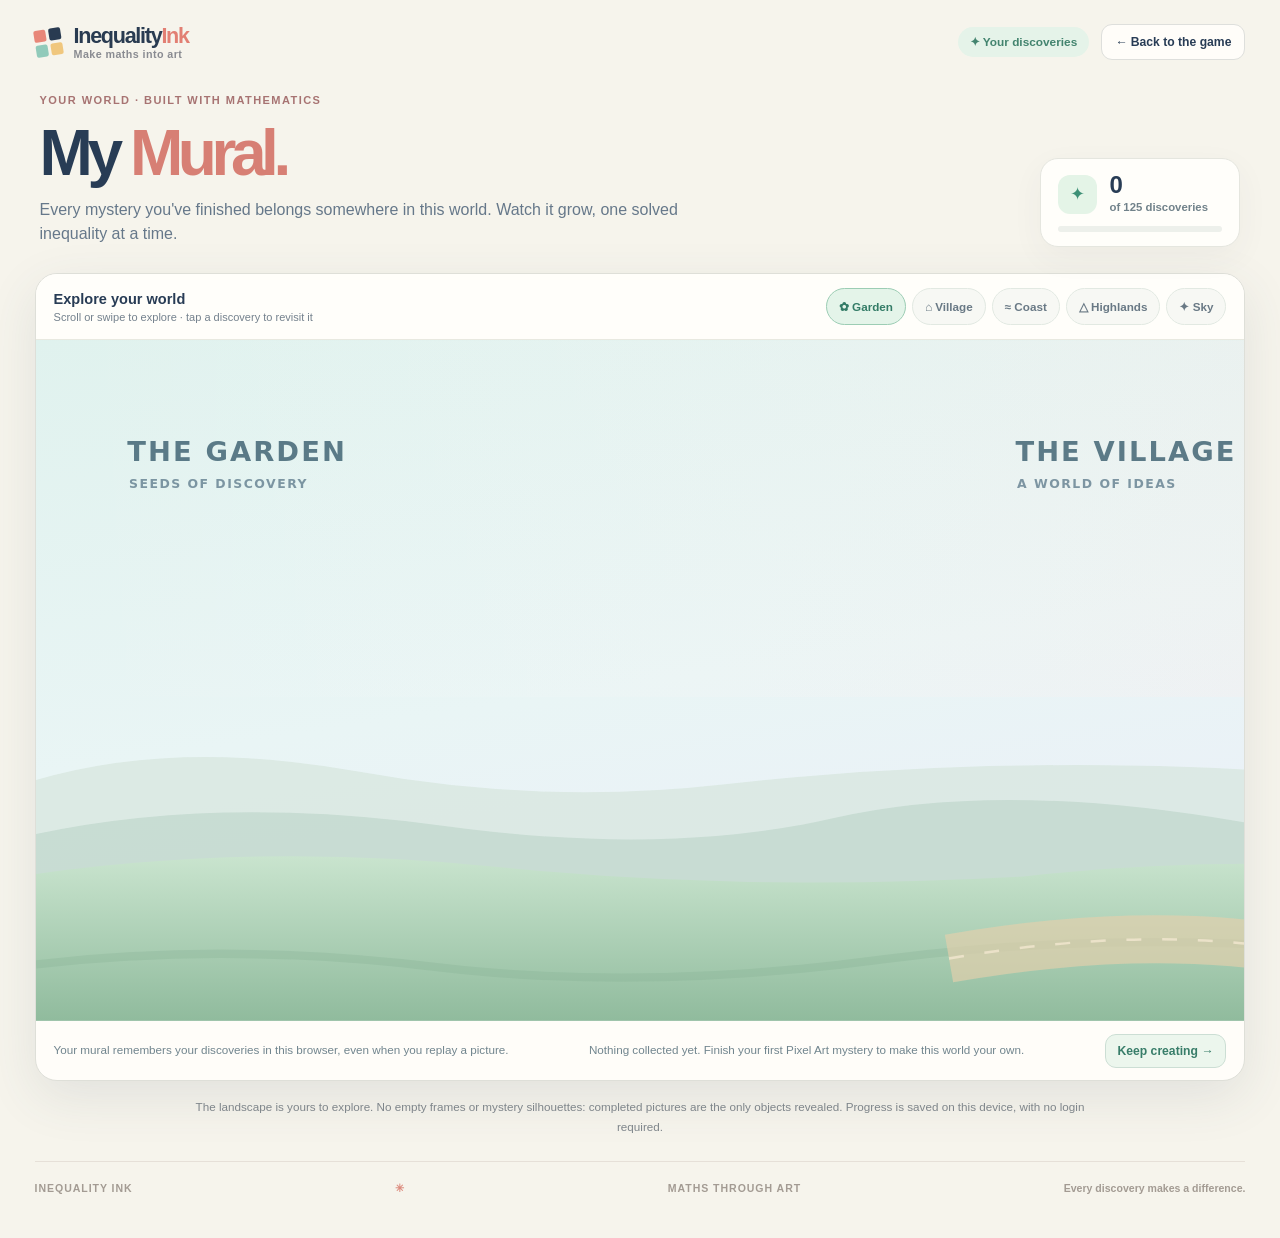
<file: mural.html>
<!doctype html>
<html lang="en">
<head>
  <meta charset="UTF-8">
  <meta name="viewport" content="width=device-width,initial-scale=1.0">
  <meta name="theme-color" content="#f6f4ec">
  <meta name="description" content="Explore your personal Inequality Ink mural. Every completed mystery adds a new piece to a growing landscape.">
  <title>My Mural · Inequality Ink</title>
  <link rel="stylesheet" href="./mural.css?v=mural-v1">
  <script type="module" src="./mural.mjs?v=mural-v1"></script>
</head>
<body>
  <div class="mural-page">
    <header class="mural-topbar">
      <a class="mural-brand" href="./" aria-label="Inequality Ink home">
        <span class="brand-mark" aria-hidden="true"><i></i><i></i><i></i><i></i></span>
        <span><strong>Inequality<span class="brand-accent">Ink</span></strong><small>Make maths into art</small></span>
      </a>
      <div class="mural-top-actions">
        <span class="mural-pill">✦ Your discoveries</span>
        <a href="./" class="mural-back">← Back to the game</a>
      </div>
    </header>
    <main>
      <section class="mural-intro" aria-labelledby="muralTitle">
        <div class="mural-heading">
          <span class="eyebrow">YOUR WORLD · BUILT WITH MATHEMATICS</span>
          <h1 id="muralTitle">My <em>Mural.</em></h1>
          <p>Every mystery you've finished belongs somewhere in this world. Watch it grow, one solved inequality at a time.</p>
        </div>
        <div class="mural-progress" aria-live="polite">
          <div class="mural-progress-orb"><span aria-hidden="true">✦</span></div>
          <div><strong id="muralCount">0</strong><span>of <span id="muralTotal">125</span> discoveries</span></div>
          <div class="mural-progress-track" aria-hidden="true"><span id="muralBar"></span></div>
        </div>
      </section>
      <section class="mural-frame" aria-label="Your connected world">
        <div class="mural-controls">
          <div class="mural-controls-title"><strong>Explore your world</strong><small>Scroll or swipe to explore · tap a discovery to revisit it</small></div>
          <nav class="mural-zones" aria-label="Jump to a part of your mural">
            <button type="button" data-mural-zone="garden" aria-current="true">✿ Garden</button>
            <button type="button" data-mural-zone="village">⌂ Village</button>
            <button type="button" data-mural-zone="coast">≈ Coast</button>
            <button type="button" data-mural-zone="highlands">△ Highlands</button>
            <button type="button" data-mural-zone="sky">✦ Sky</button>
          </nav>
        </div>
        <div class="mural-viewport" id="muralViewport" tabindex="0"
             role="region" aria-label="Scrollable mural panorama, from garden to sky">
          <svg id="muralWorld" class="mural-world" xmlns="http://www.w3.org/2000/svg"
               viewBox="0 0 5400 820" role="group" aria-labelledby="muralSvgTitle muralSvgDescription">
            <title id="muralSvgTitle">Your Inequality Ink world</title>
            <desc id="muralSvgDescription">A continuous illustrated world, gradually populated only by the pixel-art pictures you have completed.</desc>
            <defs>
              <linearGradient id="skyGradient" x1="0" y1="0" x2="1" y2="1">
                <stop offset="0" stop-color="#e0f2ee"/>
                <stop offset=".32" stop-color="#e9f5f5"/>
                <stop offset=".67" stop-color="#ececfa"/>
                <stop offset="1" stop-color="#ddd9f1"/>
              </linearGradient>
              <linearGradient id="meadowLight" x1="0" y1="0" x2="0" y2="1">
                <stop offset="0" stop-color="#c9e4ce"/>
                <stop offset="1" stop-color="#90bb9d"/>
              </linearGradient>
              <linearGradient id="seaBlue" x1="0" y1="0" x2="0" y2="1">
                <stop offset="0" stop-color="#bbdce3"/>
                <stop offset="1" stop-color="#7cb5c8"/>
              </linearGradient>
              <linearGradient id="mountainMist" x1="0" y1="0" x2="0" y2="1">
                <stop offset="0" stop-color="#bbc5da"/>
                <stop offset="1" stop-color="#8fabc0"/>
              </linearGradient>
              <linearGradient id="sunlitSky" x1="0" y1="0" x2="1" y2="0">
                <stop offset="0" stop-color="#ffffff" stop-opacity="0"/>
                <stop offset=".5" stop-color="#f7dddb" stop-opacity=".52"/>
                <stop offset="1" stop-color="#d9d0ef" stop-opacity=".42"/>
              </linearGradient>
              <filter id="rewardShadow" x="-35%" y="-35%" width="170%" height="170%">
                <feDropShadow dx="2" dy="6" stdDeviation="3.5" flood-color="#364767" flood-opacity=".24"/>
              </filter>
            </defs>
            <g aria-hidden="true">
              <rect x="0" y="0" width="5400" height="820" fill="url(#skyGradient)"/>
              <rect x="0" y="0" width="5400" height="430" fill="url(#sunlitSky)"/>
              <!-- One uninterrupted horizon ties every area into the same scene. -->
              <path d="M0 530 Q170 480 390 520 T830 535 T1290 512 T1720 544
                T2190 512 T2640 537 T3060 496 T3510 480 T3940 505
                T4410 545 T4920 525 T5400 518 V820 H0Z"
                fill="#d7e6de" opacity=".72"/>
              <path d="M0 595 Q220 548 490 585 T960 576 T1450 580 T1980 595
                T2410 580 T2890 592 T3380 558 T3890 595 T4380 606
                T4930 580 T5400 590 V820 H0Z"
                fill="#c2d9ce" opacity=".75"/>
              <!-- The garden rolls naturally into the village. -->
              <path d="M0 643 Q270 605 560 635 T1190 646 Q1440 618 1720 642
                T2240 663 L2240 820 H0Z" fill="url(#meadowLight)"/>
              <path d="M0 752 Q230 725 480 755 T1020 746 Q1350 703 1710 749
                T2190 740" stroke="#82ab90" stroke-width="10" fill="none" opacity=".28"/>
              <path d="M1100 745 Q1340 703 1530 737 T1960 739 T2330 757"
                stroke="#e4d0ad" stroke-width="58" fill="none" opacity=".68"/>
              <path d="M1100 745 Q1340 703 1530 737 T1960 739 T2330 757"
                stroke="#f7ead5" stroke-width="3" fill="none" stroke-dasharray="18 25" opacity=".72"/>
              <!-- The coast belongs to the same landmass, transitioning to water. -->
              <path d="M2000 686 Q2210 643 2435 684 T2900 668 T3290 688
                L3290 820 H2000Z" fill="url(#seaBlue)"/>
              <path d="M2030 725 Q2220 700 2400 724 T2800 716 T3260 739"
                stroke="#e3f3ef" stroke-width="6" fill="none" opacity=".68"/>
              <path d="M2080 775 Q2310 752 2520 774 T2930 777 T3285 771"
                stroke="#d9ebf2" stroke-width="5" fill="none" opacity=".48"/>
              <path d="M2160 684 Q2230 666 2290 679" stroke="#f4efdc" stroke-width="16" fill="none" opacity=".5"/>
              <!-- Hills rise to a distant mountain ridge. -->
              <path d="M3090 616 L3330 448 L3490 555 L3710 333 L3900 501
                L4050 386 L4360 630 V820 H3090Z"
                fill="url(#mountainMist)" opacity=".86"/>
              <path d="M3450 560 L3710 333 L3810 421 L3740 401 L3710 371
                L3668 429 L3622 425Z" fill="#edf3f5" opacity=".82"/>
              <path d="M3962 459 L4050 386 L4113 469 L4051 422 L4020 447Z"
                fill="#f4f2f3" opacity=".68"/>
              <path d="M3130 686 Q3360 627 3590 665 T4010 639 T4490 680
                L4490 820 H3130Z" fill="#9dbbb7" opacity=".72"/>
              <!-- The hill softens into a luminous evening sky. -->
              <path d="M4290 697 Q4570 660 4800 695 T5350 710 L5400 820
                H4290Z" fill="#c5d5c8" opacity=".65"/>
              <path d="M4270 604 Q4580 580 4810 620 T5400 591"
                stroke="#ffffff" stroke-width="7" opacity=".15" fill="none"/>
              <g fill="#ffffff" opacity=".47">
                <circle cx="4550" cy="230" r="4"/><circle cx="4780" cy="340" r="3"/>
                <circle cx="4950" cy="190" r="4"/><circle cx="5160" cy="330" r="2"/>
                <circle cx="5330" cy="220" r="4"/><circle cx="4430" cy="375" r="3"/>
              </g>
              <g font-family="Inter,system-ui,sans-serif" font-size="33"
                 font-weight="850" letter-spacing="2.5" fill="#34596a" opacity=".78">
                <text x="110" y="146">THE GARDEN</text>
                <text x="1180" y="146">THE VILLAGE</text>
                <text x="2270" y="146">THE COAST</text>
                <text x="3330" y="146">THE HIGHLANDS</text>
                <text x="4420" y="146">THE SKY</text>
              </g>
              <g font-family="Inter,system-ui,sans-serif" font-size="15"
                 font-weight="650" letter-spacing="1.8" fill="#658191" opacity=".82">
                <text x="112" y="178">SEEDS OF DISCOVERY</text>
                <text x="1182" y="178">A WORLD OF IDEAS</text>
                <text x="2272" y="178">BEYOND THE SHORELINE</text>
                <text x="3332" y="178">ADVENTURE AWAITS</text>
                <text x="4422" y="178">ANYTHING IS POSSIBLE</text>
              </g>
            </g>
            <!-- Only unlocked and truly completed sprites are ever inserted. -->
            <g id="muralItems"></g>
          </svg>
        </div>
        <div class="mural-bottom">
          <p id="muralHint">Your mural remembers your discoveries in this browser, even when you replay a picture.</p>
          <p id="muralEmpty" hidden>Nothing collected yet. Finish your first Pixel Art mystery to make this world your own.</p>
          <a class="mural-continue" href="./">Keep creating →</a>
        </div>
      </section>
      <p class="mural-footnote">The landscape is yours to explore. No empty frames or mystery silhouettes: completed pictures are the only objects revealed. Progress is saved on this device, with no login required.</p>
    </main>
    <footer class="mural-footer">INEQUALITY INK <span aria-hidden="true">✳</span> MATHS THROUGH ART <span>Every discovery makes a difference.</span></footer>
  </div>
  <dialog id="muralDetails" class="mural-details" aria-labelledby="muralPictureName">
    <button type="button" id="muralClose" class="mural-dialog-close" aria-label="Close discovery details">✕</button>
    <div class="mural-detail-head"><span class="eyebrow">✦ IN YOUR COLLECTION</span><h2 id="muralPictureName">Your discovery</h2><p id="muralPictureStory"></p></div>
    <div class="mural-detail-preview"><svg id="muralDetailArt" viewBox="0 0 20 16" role="img" aria-label="Completed picture on a transparent background"></svg></div>
    <div class="mural-detail-actions">
      <a id="muralReplay" href="./" class="mural-replay">Revisit this picture ↗</a>
      <button type="button" id="muralDone" class="mural-dismiss">Back to mural</button>
    </div>
  </dialog>
</body>
</html>
</file>
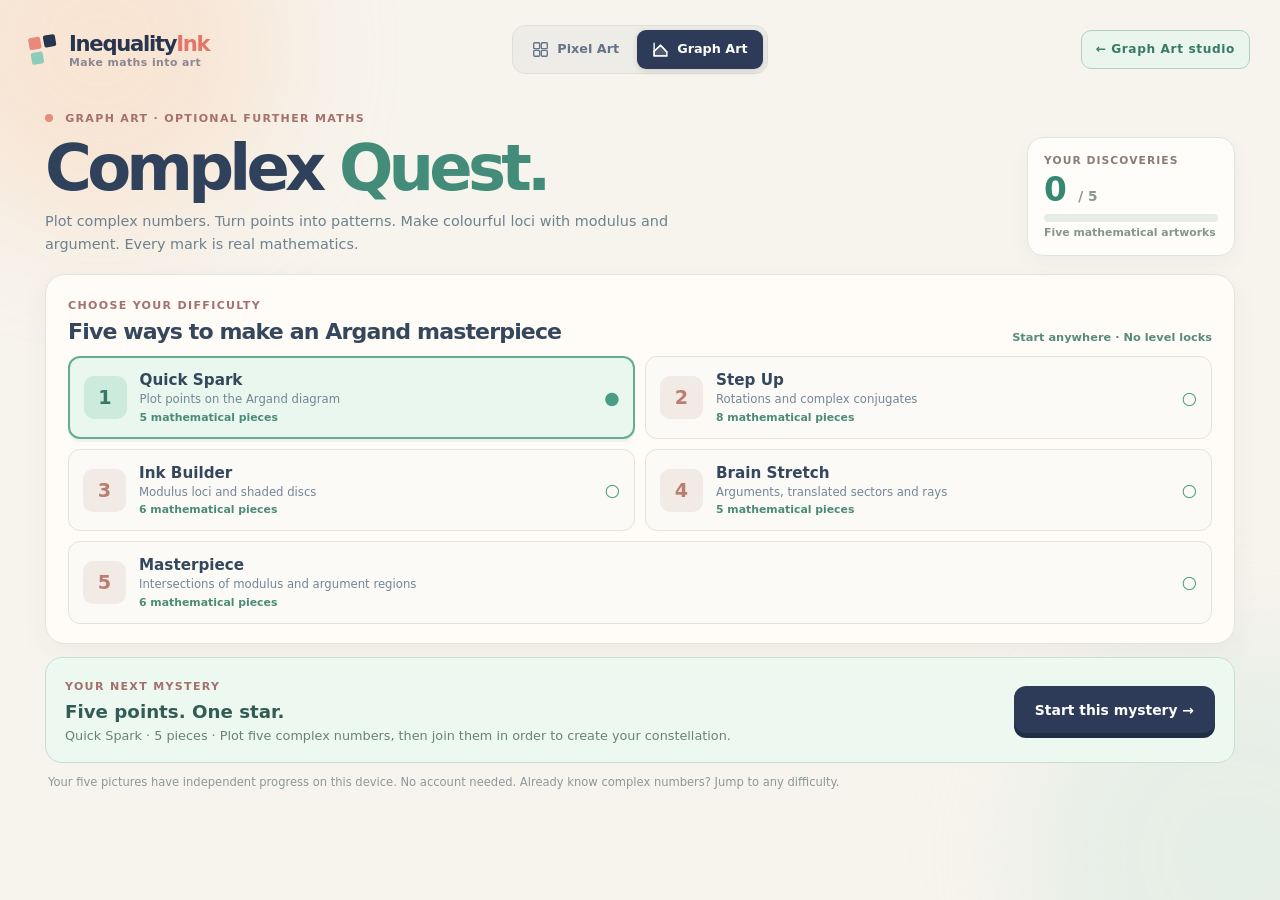
<file: regions/complex.html>
<!doctype html>
<html lang="en">
<head>
  <meta charset="utf-8">
  <meta name="viewport" content="width=device-width,initial-scale=1">
  <meta name="theme-color" content="#f5f1e9">
  <meta name="description" content="Complex Quest: make genuine geometric artwork by plotting complex numbers, rotating points and shading modulus and argument loci.">
  <title>Complex Quest | Graph Art | Inequality Ink</title>
  <link rel="stylesheet" href="../styles.css?v=quadratic-25-v1">
  <link rel="stylesheet" href="./regions.css?v=graph-mural-v1">
  <link rel="stylesheet" href="../studio-design.css?v=pass3-v1">
  <link rel="stylesheet" href="./complex-quest.css?v=complex-quest-v1">
  <script type="module" src="./complex-quest-app.mjs?v=complex-quest-v1"></script>
</head>
<body class="regions-page complex-quest-page">
  <div class="ambient ambient-a" aria-hidden="true"></div>
  <div class="ambient ambient-b" aria-hidden="true"></div>
  <div class="app">
    <header class="topbar">
      <a class="brand" href="../" aria-label="Inequality Ink home">
        <span class="brand-mark" aria-hidden="true"><i></i><i></i><i></i></span>
        <span><strong>Inequality<span class="brand-accent">Ink</span></strong><small>Make maths into art</small></span>
      </a>
      <div class="top-actions">
        <nav class="studio-switch" aria-label="Art style">
          <a class="studio-tab" href="../"><span class="studio-icon" aria-hidden="true"><svg viewBox="0 0 20 20" fill="none"><rect x="2" y="2" width="7" height="7" rx="1.2"/><rect x="11" y="2" width="7" height="7" rx="1.2"/><rect x="2" y="11" width="7" height="7" rx="1.2"/><rect x="11" y="11" width="7" height="7" rx="1.2"/></svg></span><span>Pixel Art</span></a>
          <a class="studio-tab is-active" href="./" aria-current="page"><span class="studio-icon" aria-hidden="true"><svg viewBox="0 0 20 20" fill="none"><path d="M2.5 2.5v15h15"/><path d="m2.5 12 7.5-7 7.5 8v4.5h-15z" fill="currentColor" fill-opacity=".17"/><path d="m2.5 12 7.5-7 7.5 8" stroke-linejoin="round"/></svg></span><span>Graph Art</span></a>
        </nav>
        <a class="top-button complex-home-link" href="./">← Graph Art studio</a>
      </div>
    </header>
    <main class="complex-main">
      <section id="complexPicker" class="complex-picker" aria-labelledby="complexPickerTitle">
        <div class="complex-heading">
          <div>
            <div class="eyebrow"><span class="spark-dot"></span> GRAPH ART · OPTIONAL FURTHER MATHS</div>
            <h1 id="complexPickerTitle">Complex <em>Quest.</em></h1>
            <p>Plot complex numbers. Turn points into patterns. Make colourful loci with modulus and argument. Every mark is real mathematics.</p>
          </div>
          <div class="complex-discovery" aria-live="polite">
            <span>YOUR DISCOVERIES</span>
            <strong id="complexCount">0 <small>/ 5</small></strong>
            <div class="complex-meter"><span id="complexMeter"></span></div>
            <small>Five mathematical artworks</small>
          </div>
        </div>
        <div class="complex-journey">
          <div class="complex-section-head">
            <div><span class="eyebrow">CHOOSE YOUR DIFFICULTY</span><h2>Five ways to make an Argand masterpiece</h2></div>
            <span class="complex-unlock-note">Start anywhere · No level locks</span>
          </div>
          <div id="complexLevelList" class="complex-levels" role="group" aria-label="Choose a complex number difficulty"></div>
        </div>
        <div class="complex-decision">
          <div>
            <span class="eyebrow">YOUR NEXT MYSTERY</span>
            <strong id="complexSelectedName">A constellation is waiting</strong>
            <p id="complexSelectedSummary">Choose your maths, then reveal your artwork.</p>
          </div>
          <button id="complexStart" type="button" class="button button-primary">Start this mystery →</button>
        </div>
        <p class="complex-understated">Your five pictures have independent progress on this device. No account needed. Already know complex numbers? Jump to any difficulty.</p>
      </section>

      <section id="complexPlay" class="complex-play" hidden aria-label="Complex Quest interactive activity">
        <div class="complex-play-head">
          <button type="button" id="complexBack" class="complex-back">← Difficulties</button>
          <div>
            <span id="complexModeLabel" class="eyebrow">QUICK SPARK</span>
            <h1 id="complexPictureTitle">Star Trail</h1>
            <p id="complexPictureDescription"></p>
          </div>
          <div class="complex-progress-pill"><strong id="complexPieceCount">1 / 5</strong><span>pieces</span></div>
        </div>
        <div class="complex-progress-track"><div id="complexProgressFill"></div></div>
        <div class="complex-workspace">
          <section class="panel complex-graph-panel" aria-labelledby="complexCanvasHeading">
            <div class="complex-panel-heading">
              <div><span class="eyebrow">YOUR MATHEMATICAL CANVAS</span><h2 id="complexCanvasHeading">The Argand plane</h2></div>
              <span class="complex-graph-key">Re(z) ↔ Im(z)</span>
            </div>
            <div class="complex-graph-frame">
              <svg id="complexGraph" viewBox="0 0 620 620" tabindex="0" role="group" aria-label="Interactive Argand diagram. Tap to set a point or locus centre; arrow keys move your candidate by one unit and Enter checks."></svg>
            </div>
            <p class="complex-canvas-caption"><span class="complex-key-dot"></span> Your proposed point or region is outlined until you check it. Only correct mathematical objects become artwork.</p>
          </section>

          <section class="panel complex-task-panel" aria-labelledby="complexQuestionTitle">
            <div class="complex-panel-heading">
              <div><span class="eyebrow" id="complexQuestionNumber">PIECE 1 OF 5</span><h2 id="complexQuestionTitle">Plot the complex number</h2></div>
              <span class="complex-graph-key" id="complexTaskTag">PLOT</span>
            </div>
            <div class="complex-task-maths">
              <span>SOLVE THIS CHALLENGE</span>
              <p id="complexQuestion" aria-live="polite">Plot z = 0 + 4i</p>
            </div>
            <p id="complexPrompt" class="complex-task-hint">Choose the correct point on the Argand plane.</p>

            <div class="complex-fields">
              <div class="complex-field"><label for="complexRe" id="complexReLabel">Real part</label><input id="complexRe" type="number" min="-5" max="5" step="1" value="0" inputmode="numeric"><small>Horizontal axis</small></div>
              <div class="complex-field"><label for="complexIm" id="complexImLabel">Imaginary part</label><input id="complexIm" type="number" min="-5" max="5" step="1" value="0" inputmode="numeric"><small>Vertical axis</small></div>
              <div id="complexRadiusGroup" class="complex-field" hidden><label for="complexRadius">Radius</label><select id="complexRadius"><option value="1">1 unit</option><option value="2">2 units</option><option value="3">3 units</option><option value="4">4 units</option></select><small>Distance from centre</small></div>
            </div>
            <div id="complexAnglesGroup" class="complex-angles" hidden>
              <div class="complex-field"><label for="complexFrom">Argument starts at</label><select id="complexFrom"></select></div>
              <div class="complex-field"><label for="complexTo">Argument ends at</label><select id="complexTo"></select></div>
              <p>Angles are measured anticlockwise from the positive real axis in radians.</p>
            </div>
            <p id="complexCandidateText" class="complex-candidate" aria-live="polite">Your proposal: 0</p>
            <div id="complexFeedback" class="complex-feedback" role="status" aria-live="polite"></div>
            <div class="complex-actions">
              <button type="button" id="complexCheck" class="button button-primary">Check my mathematics →</button>
              <button type="button" id="complexNext" class="button button-primary" hidden>Next piece →</button>
              <button type="button" id="complexHint" class="button button-light">✳ Give me a hint</button>
            </div>
            <p id="complexHintText" class="complex-hint-text" hidden></p>
            <details class="complex-help">
              <summary>How does this challenge work?</summary>
              <p><strong>Plot:</strong> Re(z) goes across, Im(z) goes up. <strong>Transform:</strong> conjugation reflects; multiplying by i rotates through 90° anticlockwise. <strong>Modulus:</strong> |z − c| is distance from c. <strong>Argument:</strong> arg(z − c) is the angle measured from c. A strict inequality has a dashed boundary.</p>
            </details>
          </section>
        </div>
      </section>

      <section id="complexFinished" class="complex-finished" hidden aria-labelledby="complexFinishedTitle">
        <span class="eyebrow">✦ COMPLEX MASTERPIECE COMPLETE</span>
        <h1 id="complexFinishedTitle">Your Argand art is finished!</h1>
        <p id="complexFinishedDescription"></p>
        <div class="complex-finished-frame">
          <svg id="complexFinishedArt" viewBox="0 0 620 620" role="img" aria-label="Your finished mathematical artwork, without graph axes"></svg>
        </div>
        <p id="complexFinishedStats" class="complex-finished-stats"></p>
        <div class="complex-finished-actions">
          <button type="button" id="complexRevealAgain" class="button button-light">Watch reveal ✦</button>
          <button type="button" id="complexReplay" class="button button-light">Play again ↻</button>
          <button type="button" id="complexFinishedNext" class="button button-primary">Another difficulty →</button>
          <button type="button" id="complexFinishedBack" class="button button-light">Choose a challenge</button>
        </div>
      </section>
    </main>
  </div>
  <dialog id="complexReveal" class="complex-reveal" aria-labelledby="complexRevealTitle">
    <div class="complex-reveal-inner">
      <span class="eyebrow">INEQUALITY INK · THE BIG REVEAL</span>
      <h2 id="complexRevealTitle">Your mathematical art!</h2>
      <p id="complexRevealDescription">Every shape was created by your work on complex numbers.</p>
      <svg id="complexRevealArt" viewBox="0 0 620 620" role="img" aria-label="Your completed complex-number masterpiece"></svg>
      <button type="button" id="complexRevealClose" class="button button-primary">See my achievement →</button>
    </div>
  </dialog>
</body>
</html>
</file>
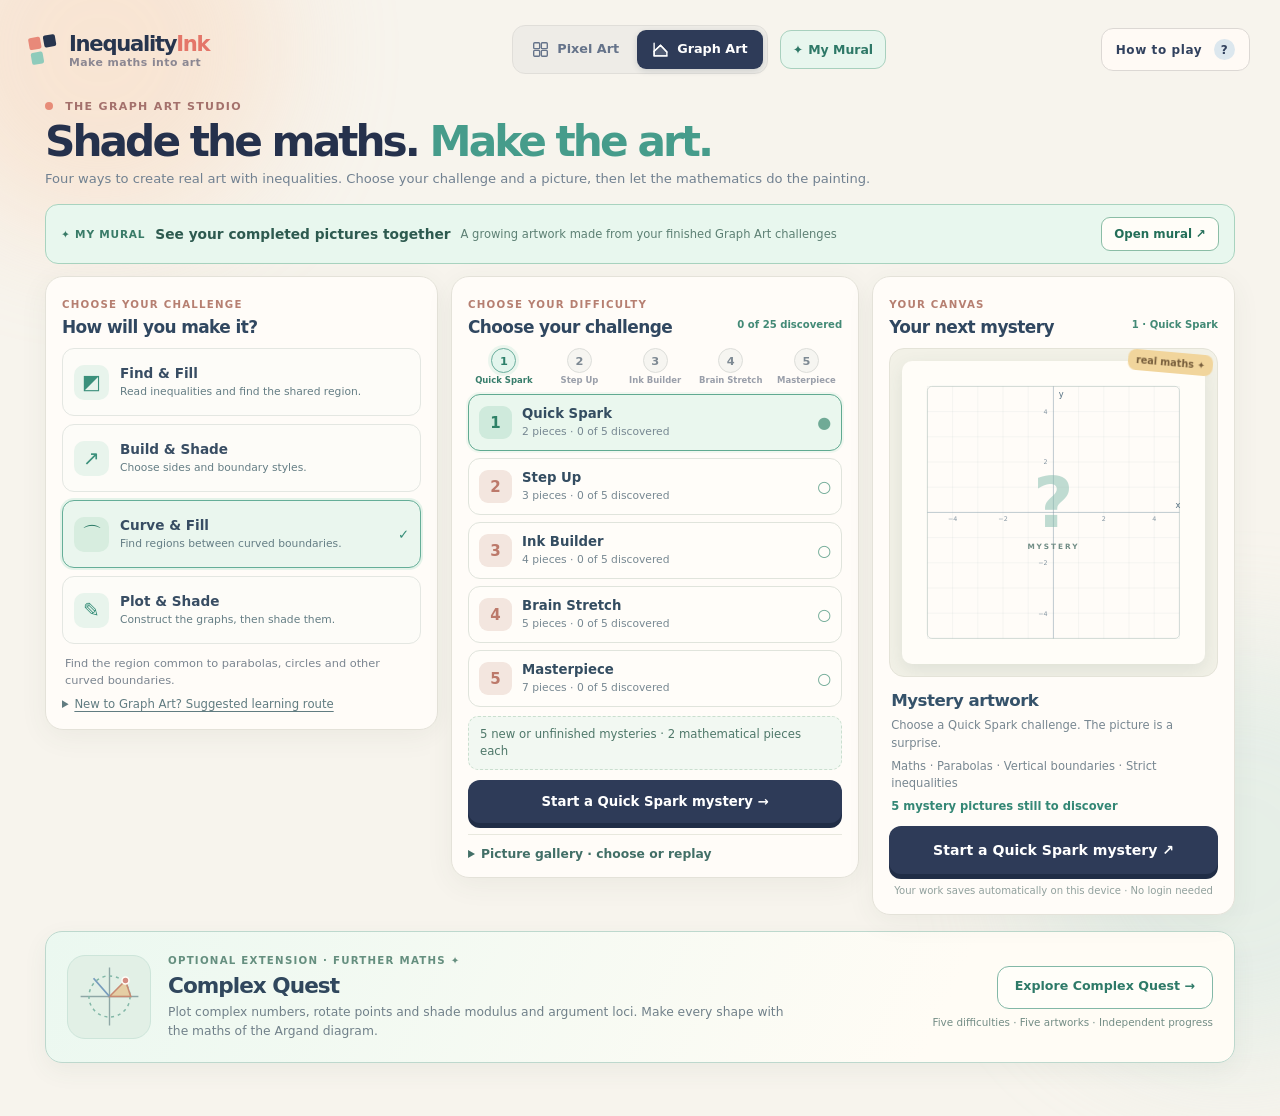
<file: regions/curve.html>
<!doctype html>
<html lang="en">
<head>
  <meta charset="utf-8" />
  <meta name="viewport" content="width=device-width,initial-scale=1.0" />
  <meta name="theme-color" content="#f5f1e9" />
  <meta name="description" content="Create real graph art from parabolas, absolute-value graphs and circles." />
  <title>Curve &amp; Fill | Graph Art | Inequality Ink</title>
  <link rel="stylesheet" href="../styles.css?v=paint-desktop-v3" />
  <link rel="stylesheet" href="./regions.css?v=graph-mural-nav-v2" />
  <link rel="stylesheet" href="./curve-art.css?v=curve-full-v5" />
  <link rel="stylesheet" href="../studio-design.css?v=pass3-v1" />
  <link rel="stylesheet" href="../help/how-to-play.css?v=guide-v1" />
  <script type="module" src="../help/how-to-play.mjs?v=guide-graph-tiers-v1"></script>
  <script type="module" src="./curve-art.mjs?v=graph-advanced-v1"></script>
</head>
<body class="regions-page curve-page">
  <div class="ambient ambient-a" aria-hidden="true"></div>
  <div class="ambient ambient-b" aria-hidden="true"></div>
  <div class="app">
    <header class="topbar">
      <a class="brand" href="../" aria-label="Inequality Ink home">
        <span class="brand-mark" aria-hidden="true"><i></i><i></i><i></i></span>
        <span><strong>Inequality<span class="brand-accent">Ink</span></strong><small>Make maths into art</small></span>
      </a>
      <div class="top-actions">
        <nav class="studio-switch" aria-label="Art style">
          <a class="studio-tab" href="../"><span class="studio-icon" aria-hidden="true"><svg viewBox="0 0 20 20" fill="none"><rect x="2" y="2" width="7" height="7" rx="1.2"/><rect x="11" y="2" width="7" height="7" rx="1.2"/><rect x="2" y="11" width="7" height="7" rx="1.2"/><rect x="11" y="11" width="7" height="7" rx="1.2"/></svg></span><span>Pixel Art</span></a>
          <a class="studio-tab is-active" href="./?mode=curve" aria-current="page"><span class="studio-icon" aria-hidden="true"><svg viewBox="0 0 20 20" fill="none"><path d="M2.5 2.5v15h15"/><path d="m2.5 12 7.5-7 7.5 8v4.5h-15z" fill="currentColor" fill-opacity=".17"/><path d="m2.5 12 7.5-7 7.5 8" stroke-linejoin="round"/></svg></span><span>Graph Art</span></a>
        </nav>
        <a class="mural-nav-link graph-mural-link" href="./graph-mural.html" aria-label="Open My Mural: your completed Graph Art pictures"><span aria-hidden="true">✦</span><span class="mural-nav-label"> My Mural</span></a>
        <button type="button" class="top-button graph-help-link" data-how-to-play>How to play <span aria-hidden="true">?</span></button>
      </div>
    </header>
    <main class="region-main">
      <section id="curvePicker" class="graph-picker" aria-labelledby="curvePickerTitle">
        <div class="graph-landing-intro">
          <div class="eyebrow"><span class="spark-dot"></span> GRAPH ART STUDIO · CURVE &amp; FILL</div>
          <h1 id="curvePickerTitle">Shade the maths. <em>Make the art.</em></h1>
          <p>Several inequalities. One shared curved region. Every region you find becomes a real piece of your picture.</p>
        </div>
        <section class="graph-picture-picker" aria-labelledby="curvePictureHeading">
          <div class="graph-picker-heading">
            <div><div class="eyebrow">A SMALL START. A BIG REVEAL.</div><h2 id="curvePictureHeading">Picture gallery · choose or replay</h2></div>
            <p>Find the common region between curves.</p>
          </div>
          <a class="graph-mystery-direct-link" href="./?mode=curve">✦ Choose difficulty · Start a mystery →</a>
          <p class="graph-gallery-legacy-note">Or choose/replay a particular picture below. All of your previous work is saved.</p>
          <div class="graph-journey-status">
            <strong id="curveGalleryProgress" aria-live="polite">0 of 5 pictures finished</strong>
            <span>Choose any stage. Progress saves separately for each picture.</span>
          </div>
          <div id="curveStageTrack" class="graph-stage-track" role="group" aria-label="Five-step Curve & Fill progression"></div>
          <div id="curvePictureCards" class="graph-picture-grid curve-picture-grid" role="group" aria-label="Five curved inequality pictures"></div>
          <details class="graph-more-pictures graph-practice-section">
            <summary>More practice at the same level</summary>
            <p>Try a different Step Up picture without restarting your main journey.</p>
            <div id="curvePracticeCards" class="graph-picture-grid graph-practice-cards" role="group" aria-label="Optional curved inequality practice"></div>
          </details>
          <p class="curve-gallery-footnote">Five unique pictures · Starter → Step Up → Building → Challenge → Big Finish. No locked stages.</p>
        </section>
      </section>
      <section id="curvePlay" class="graph-play" hidden aria-label="Curve & Fill activity">
        <div class="graph-game-top">
          <button type="button" id="curveBack" class="graph-quiet-button">← Pictures</button>
          <div class="graph-game-title">
            <span class="eyebrow" id="curveGameMode">CURVE &amp; FILL · STEP 1 · STARTER</span>
            <h1 id="curveGameTitle">Parabola Butterfly</h1>
            <span class="graph-game-focus" id="curveGameFocus">Quadratic inequalities · intersecting curves</span>
          </div>
          <div class="graph-game-actions"><span id="graphPieceCount" class="graph-piece-pill">Piece 1 of 2</span><button type="button" id="curveRestartPlaying" class="graph-quiet-button graph-restart-button" aria-label="Start this picture over">↺ Start over</button></div>
        </div>
        <div class="graph-progress-track" role="progressbar" aria-label="Picture pieces complete" aria-valuemin="0" aria-valuemax="100" aria-valuenow="0" id="graphProgress">
          <div id="graphProgressFill"></div>
        </div>
        <div id="curvePieceMarkers" class="graph-piece-markers" aria-hidden="true"></div>
        <div class="region-workspace graph-workspace">
          <section class="panel graph-canvas-panel" aria-labelledby="graphCanvasHeading">
            <div class="graph-panel-top">
              <div><span class="panel-kicker">YOUR MATHEMATICAL CANVAS</span><h2 id="graphCanvasHeading">Find the overlap</h2></div>
              <span class="graph-canvas-count" id="graphCanvasCount">0 / 2</span>
            </div>
            <div class="graph-frame">
              <svg id="graphArtGraph" viewBox="0 0 620 620" tabindex="0" role="group" aria-label="Interactive coordinate graph. Tap a region or use arrow keys and Enter to fill it."></svg>
            </div>
            <div class="graph-canvas-footer">
              <span id="graphCanvasInstruction">Tap the correct region, then press Check. Keyboard: arrows + Enter.</span>
              <span class="graph-canvas-key">◌ Ghost boundary &nbsp; ▰ Painted piece</span>
            </div>
          </section>
          <section class="panel graph-task-panel" aria-labelledby="graphTaskTitle">
            <div class="graph-task-heading">
              <div><span class="panel-kicker" id="graphTaskKicker">PIECE 1 OF 2</span><h2 id="graphTaskTitle">Left wing</h2></div>
              <span id="graphPieceSwatch" class="graph-piece-swatch" aria-hidden="true"></span>
            </div>
            <p class="graph-task-lead">All these inequalities must be true together. Fill their common region.</p>
            <div class="graph-rule-heading"><strong>All the inequalities for this shape</strong><span id="graphRuleCount">3 inequalities</span></div>
            <div id="graphRuleList" class="graph-rule-list" aria-label="Inequalities defining this piece"></div>
            <div class="graph-fill-controls">
              <div class="graph-tool-hint">
                <span aria-hidden="true">▨</span>
                <div><strong>Fill tool selected</strong><small>Tap a region on the graph. A wrong region flashes red and clears; a correct one stays until you check.</small></div>
              </div>
              <div class="graph-commands">
                <button type="button" id="graphUndoFill" class="button button-light">↶ Undo fill</button>
                <button type="button" id="graphCheckFill" class="button button-primary">Check region →</button>
              </div>
            </div>
            <p id="graphFeedback" class="graph-feedback" role="status" aria-live="polite">Tap the region where all inequalities are true.</p>
            <details id="graphWhy" class="graph-why" hidden>
              <summary>Why this choice?</summary><p id="graphWhyText"></p>
            </details>
            <div class="graph-help-actions">
              <button type="button" id="graphHint" class="graph-quiet-button">✳ Give me a hint</button>
              <span>No penalty for trying again</span>
            </div>
            <p id="graphHintText" class="graph-hint" hidden></p>
          </section>
        </div>
      </section>
      <section id="curveSummary" class="graph-summary" hidden aria-labelledby="curveSummaryTitle">
        <div class="eyebrow">MASTERPIECE COMPLETE ✦</div>
        <h1 id="curveSummaryTitle">Parabola Butterfly</h1>
        <p id="curveSummaryText">You created each coloured region by finding the intersection of its inequalities.</p>
        <div class="graph-summary-art-shell"><svg id="curveSummaryArt" viewBox="0 0 620 620" role="img" aria-label="Your completed mathematical artwork"></svg></div>
        <div id="curveSummaryMetrics" class="graph-summary-metrics" aria-label="Picture completion statistics"></div>
        <div id="curveSummaryStats" class="graph-summary-stats">2 curved regions · 6 inequalities</div>
        <div class="graph-summary-buttons">
          <button type="button" id="curveReplayReveal" class="button button-light">Watch reveal ✦</button>
          <button type="button" id="curveSavePicture" class="button button-light">Save picture ↓</button>
          <a id="curveMuralLink" href="./graph-mural.html" class="button button-primary">View in my mural ✦</a>
          <button type="button" id="curveRestart" class="button button-light">Play again ↻</button>
          <button type="button" id="curveNextPicture" class="button button-primary">Next picture →</button>
          <button type="button" id="curveChooseAgain" class="button button-light">Choose a picture</button>
        </div>
      </section>
      <section id="how-graph-art-works" class="graph-how" aria-labelledby="graphHowTitle">
        <div class="eyebrow">THE ART IS THE MATHEMATICS</div>
        <h2 id="graphHowTitle">Every piece is a real curved intersection.</h2>
        <div class="graph-how-grid">
          <div><span>01</span><strong>Read the whole set</strong><p>All the inequalities defining a curved piece are shown together.</p></div>
          <div><span>02</span><strong>Find the common region</strong><p>Tap the area satisfying every inequality. Incorrect regions flash and clear.</p></div>
          <div><span>03</span><strong>Build the picture</strong><p>Correct regions remain filled, and the picture appears at the final reveal.</p></div>
        </div>
      </section>
    </main>
    <footer class="region-footer"><span>INEQUALITY INK ✳ GRAPH ART</span><a href="./?mode=curve">All Graph Art modes ↗</a></footer>
  </div>
  <dialog id="curveReveal" class="graph-reveal" aria-labelledby="graphRevealTitle" aria-describedby="graphRevealStatus">
    <div class="graph-reveal-layout">
      <header class="graph-reveal-head">
        <div><span class="eyebrow">INEQUALITY INK ✦ THE BIG REVEAL</span><h2 id="graphRevealTitle">Your art is coming together!</h2></div>
        <button type="button" id="curveRevealClose" class="graph-reveal-close" aria-label="Close picture reveal">×</button>
      </header>
      <div class="graph-reveal-board">
        <svg id="graphRevealSvg" viewBox="0 0 620 620" role="img" aria-label="Completed picture made from coloured curved inequalities"></svg>
      </div>
      <div class="graph-reveal-foot">
        <p id="graphRevealStatus" role="status" aria-live="polite">Watch your regions come together.</p>
        <div class="graph-reveal-buttons">
          <button type="button" id="curveRevealSkip">Show finished picture →</button>
          <button type="button" id="curveRevealAgain" hidden>Replay ✦</button>
          <button type="button" id="curveDownload" hidden>↓ Save PNG</button>
        </div>
      </div>
    </div>
  </dialog>
</body>
</html>
</file>
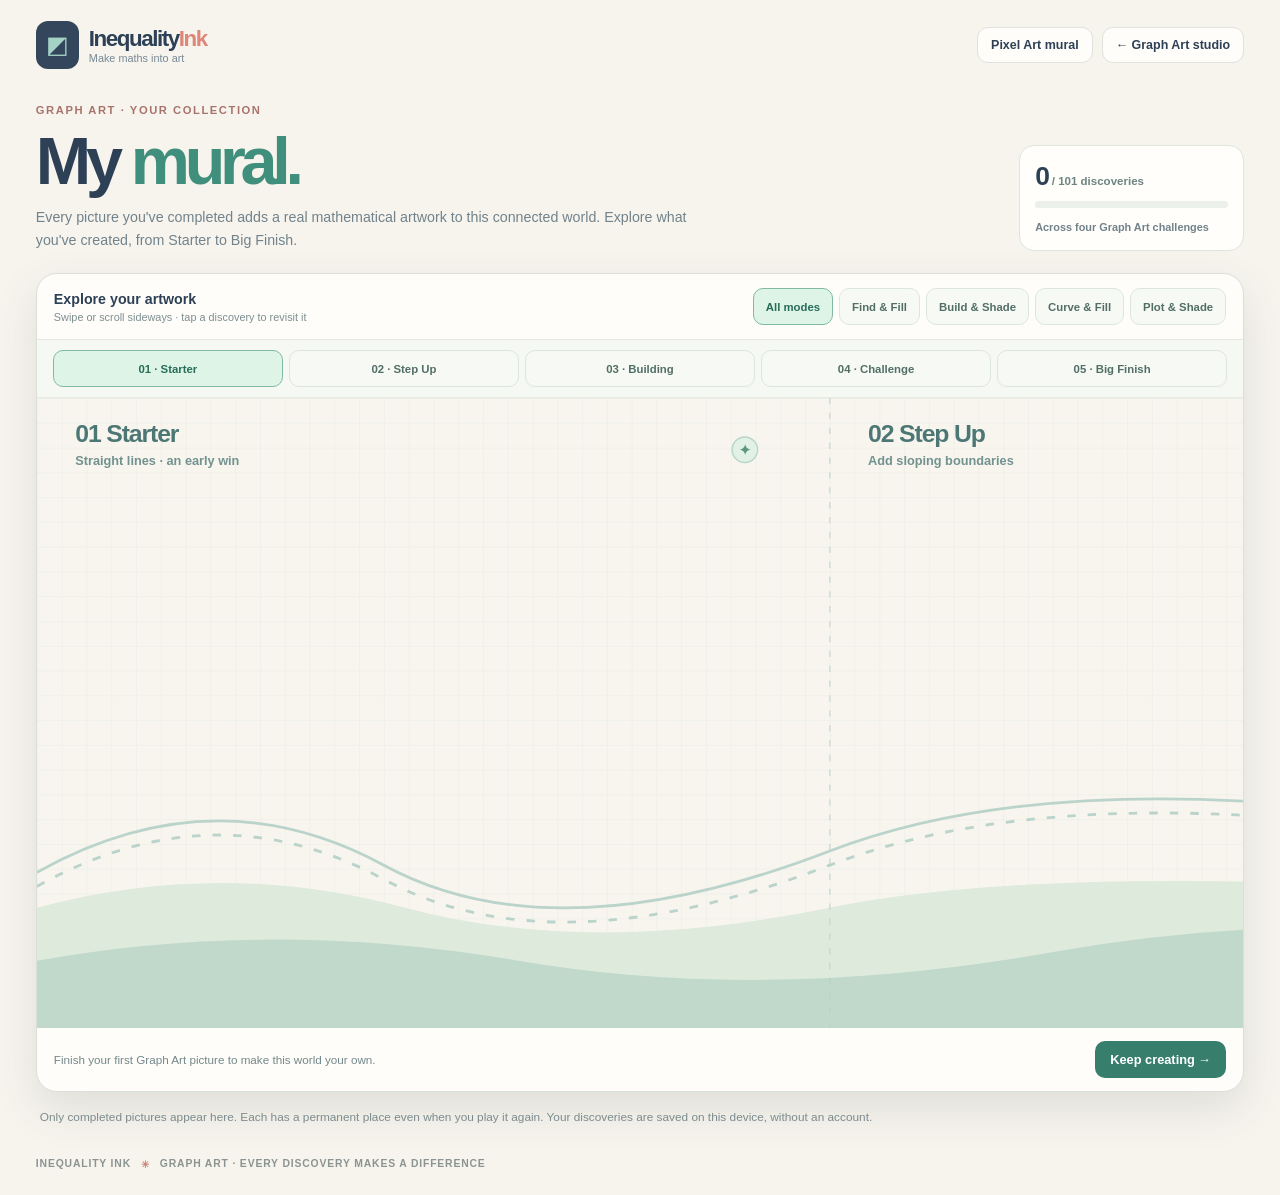
<file: regions/graph-mural.html>
<!doctype html>
<html lang="en">
<head>
<meta charset="utf-8"><meta name="viewport" content="width=device-width,initial-scale=1">
<meta name="theme-color" content="#f6f4ec">
<meta name="description" content="Explore every completed Graph Art mystery in one growing mathematical mural.">
<title>My Graph Art Mural · Inequality Ink</title>
<link rel="stylesheet" href="./graph-mural.css?v=1">
<script type="module" src="./graph-mural.mjs?v=1"></script>
</head>
<body>
<div class="page">
<header class="topbar">
  <a class="brand" href="../"><span class="brand-icon">◩</span><span><strong>Inequality<span>Ink</span></strong><small>Make maths into art</small></span></a>
  <nav class="toplinks" aria-label="Mural navigation"><a href="../mural.html">Pixel Art mural</a><a href="./">← Graph Art studio</a></nav>
</header>
<main>
<section class="intro">
  <div><span class="eyebrow">GRAPH ART · YOUR COLLECTION</span><h1>My <em>mural.</em></h1>
  <p>Every picture you've completed adds a real mathematical artwork to this connected world. Explore what you've created, from Starter to Big Finish.</p></div>
  <div class="progress" aria-live="polite"><strong><span id="foundCount">0</span><small> / <span id="totalCount">0</span> discoveries</small></strong><div class="track"><span id="progressFill"></span></div><small>Across four Graph Art challenges</small></div>
</section>
<section class="frame" aria-label="Your completed Graph Art world">
<div class="controls">
  <div class="control-title"><strong>Explore your artwork</strong><small>Swipe or scroll sideways · tap a discovery to revisit it</small></div>
  <div class="filters" role="group" aria-label="Filter discovered artwork by challenge">
    <button data-mode="all" aria-pressed="true">All modes</button>
    <button data-mode="fill" aria-pressed="false">Find &amp; Fill</button>
    <button data-mode="build" aria-pressed="false">Build &amp; Shade</button>
    <button data-mode="curve" aria-pressed="false">Curve &amp; Fill</button>
    <button data-mode="plot" aria-pressed="false">Plot &amp; Shade</button>
  </div>
</div>
<nav class="zones" aria-label="Jump to difficulty level">
  <button data-zone="tier-1" aria-current="true">01 · Starter</button>
  <button data-zone="tier-2">02 · Step Up</button>
  <button data-zone="tier-3">03 · Building</button>
  <button data-zone="tier-4">04 · Challenge</button>
  <button data-zone="tier-5">05 · Big Finish</button>
</nav>
<div class="viewport" id="muralViewport" tabindex="0" role="region" aria-label="Horizontally scrollable five-difficulty Graph Art mural">
  <svg id="muralWorld" xmlns="http://www.w3.org/2000/svg" viewBox="0 0 5600 890" aria-labelledby="worldTitle worldDesc" role="group">
    <title id="worldTitle">Your connected Graph Art landscape</title>
    <desc id="worldDesc">A five-part mathematical landscape containing only artworks you have completed.</desc>
    <defs>
      <pattern id="graphGrid" width="35" height="35" patternUnits="userSpaceOnUse"><path d="M35 0H0V35" fill="none" stroke="#bed4d1" stroke-width="1" opacity=".42"/></pattern>
      <filter id="softShadow" x="-20%" y="-20%" width="140%" height="140%"><feDropShadow dx="0" dy="5" stdDeviation="5" flood-color="#304958" flood-opacity=".16"/></filter>
    </defs>
    <rect width="5600" height="890" fill="#f7f5ee"/>
    <rect width="5600" height="890" fill="url(#graphGrid)"/>
    <path d="M0 720Q260 650 520 720T1120 720 T2240 710 T3360 700 T4480 720 T5600 700 V890H0Z" fill="#deeadb"/>
    <path d="M0 795Q330 735 680 795T1440 782T2310 790T3300 782T4400 775T5600 790 V890H0Z" fill="#c1d9cb"/>
    <g fill="none" stroke="#a8c9c0" stroke-width="4" opacity=".75">
      <path d="M0 670Q250 530 490 660T1120 640 T2240 645 T3360 650 T4480 635 T5600 660"/>
      <path d="M0 690Q250 550 490 680T1120 660 T2240 665 T3360 670 T4480 655 T5600 680" stroke-dasharray="12 17"/>
    </g>
    <g id="muralLabels"></g>
    <g id="muralItems"></g>
  </svg>
</div>
<div class="bottom"><p id="emptyNote">Finish your first Graph Art picture to see your mathematics become part of this world.</p><a href="./">Keep creating →</a></div>
</section>
<p class="footnote">Only completed pictures appear here. Each has a permanent place even when you play it again. Your discoveries are saved on this device, without an account.</p>
</main>
<footer>INEQUALITY INK <span>✳</span> GRAPH ART · EVERY DISCOVERY MAKES A DIFFERENCE</footer>
</div>
<dialog id="discoveryDialog" aria-labelledby="discoveryTitle">
  <button type="button" id="closeDialog" class="close" aria-label="Close discovery">×</button>
  <span class="eyebrow">✦ IN YOUR COLLECTION</span>
  <h2 id="discoveryTitle">Your masterpiece</h2>
  <p id="discoveryDescription"></p>
  <div class="detailArt"><svg id="detailSvg" viewBox="0 0 620 620" role="img" aria-label="Completed mathematical artwork"></svg></div>
  <p id="discoverySkills" class="skills"></p>
  <div class="dialogActions"><a id="replayLink" href="./">Revisit picture ↗</a><button type="button" id="doneDialog">Back to mural</button></div>
</dialog>
</body></html>
</file>
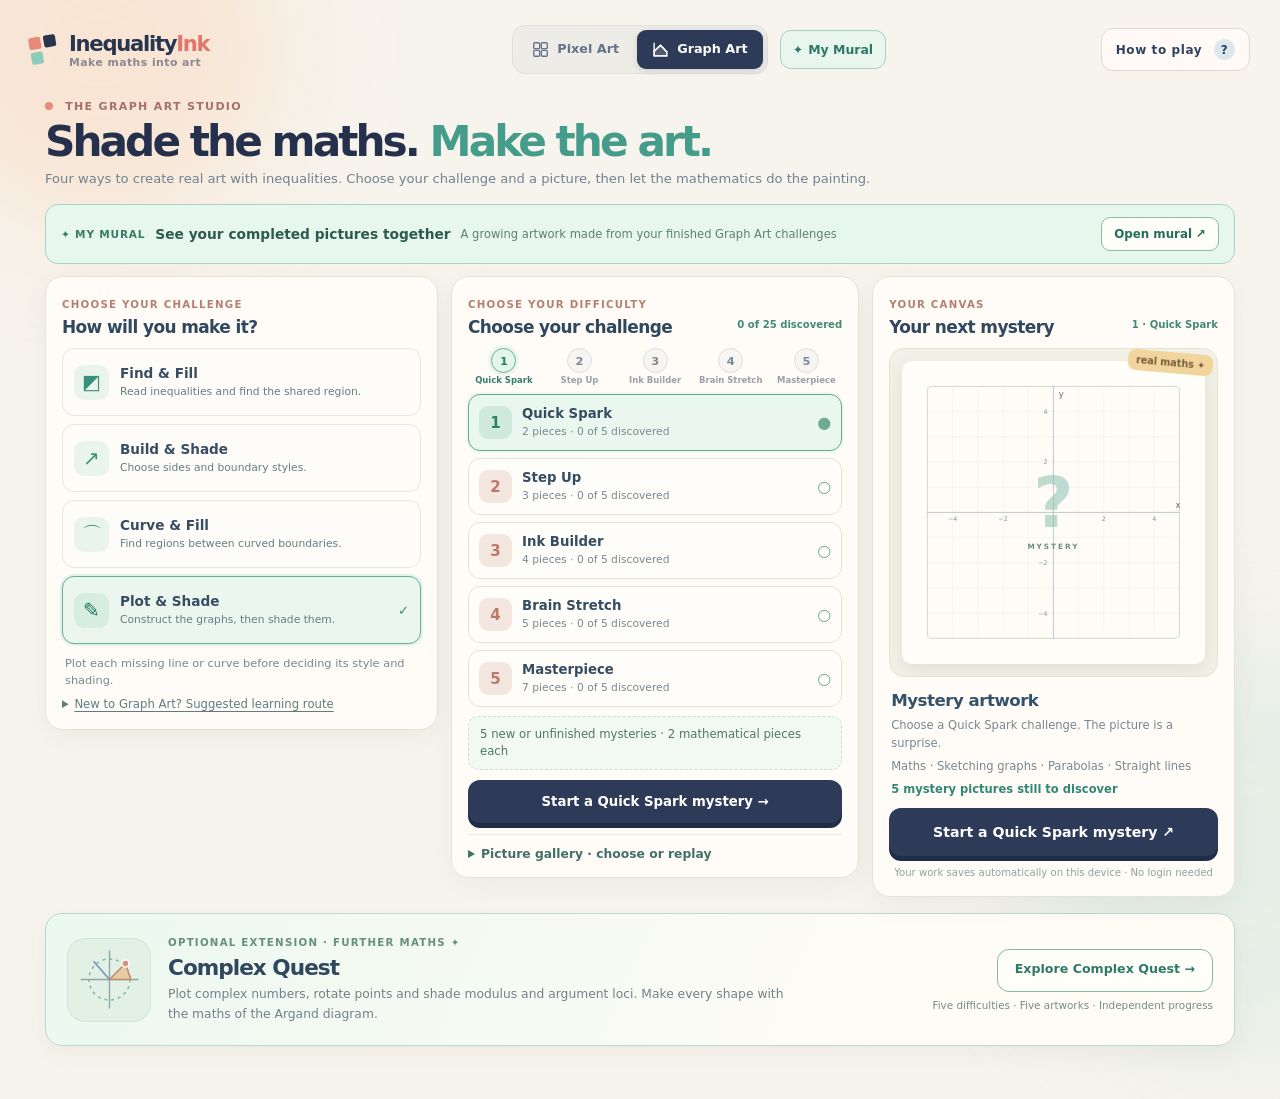
<file: regions/plot.html>
<!doctype html>
<html lang="en">
<head>
  <meta charset="utf-8" />
  <meta name="viewport" content="width=device-width,initial-scale=1.0" />
  <meta name="theme-color" content="#f5f1e9" />
  <meta name="description" content="Choose five levels of mathematical mysteries, then sketch straight lines, parabolas, circles and absolute-value graphs to uncover picture art." />
  <title>Plot &amp; Shade | Graph Art | Inequality Ink</title>
  <link rel="stylesheet" href="../styles.css?v=paint-desktop-v3" />
  <link rel="stylesheet" href="./regions.css?v=graph-mural-nav-v2" />
  <link rel="stylesheet" href="./plot-art.css?v=plot-full-v2" />
  <link rel="stylesheet" href="../studio-design.css?v=pass3-v1" />
  <link rel="stylesheet" href="../help/how-to-play.css?v=guide-v1" />
  <script type="module" src="../help/how-to-play.mjs?v=guide-graph-tiers-v1"></script>
  <script type="module" src="./plot-art.mjs?v=graph-advanced-v1"></script>
</head>
<body class="regions-page plot-page">
  <div class="ambient ambient-a" aria-hidden="true"></div>
  <div class="ambient ambient-b" aria-hidden="true"></div>
  <div class="app">
    <header class="topbar">
      <a class="brand" href="../" aria-label="Inequality Ink home">
        <span class="brand-mark" aria-hidden="true"><i></i><i></i><i></i></span>
        <span><strong>Inequality<span class="brand-accent">Ink</span></strong><small>Make maths into art</small></span>
      </a>
      <div class="top-actions">
        <nav class="studio-switch" aria-label="Art style">
          <a class="studio-tab" href="../"><span class="studio-icon" aria-hidden="true"><svg viewBox="0 0 20 20" fill="none"><rect x="2" y="2" width="7" height="7" rx="1.2"/><rect x="11" y="2" width="7" height="7" rx="1.2"/><rect x="2" y="11" width="7" height="7" rx="1.2"/><rect x="11" y="11" width="7" height="7" rx="1.2"/></svg></span><span>Pixel Art</span></a>
          <a class="studio-tab is-active" href="./?mode=plot" aria-current="page"><span class="studio-icon" aria-hidden="true"><svg viewBox="0 0 20 20" fill="none"><path d="M2.5 2.5v15h15"/><path d="m2.5 12 7.5-7 7.5 8v4.5h-15z" fill="currentColor" fill-opacity=".17"/><path d="m2.5 12 7.5-7 7.5 8" stroke-linejoin="round"/></svg></span><span>Graph Art</span></a>
        </nav>
        <a class="mural-nav-link graph-mural-link" href="./graph-mural.html" aria-label="Open My Mural: your completed Graph Art pictures"><span aria-hidden="true">✦</span><span class="mural-nav-label"> My Mural</span></a>
        <button type="button" class="top-button graph-help-link" data-how-to-play>How to play <span aria-hidden="true">?</span></button>
      </div>
    </header>
    <main class="region-main">
      <section id="plotPicker" class="graph-picker" aria-labelledby="plotPickerTitle">
        <div class="graph-landing-intro">
          <div class="eyebrow"><span class="spark-dot"></span> GRAPH ART STUDIO · PLOT &amp; SHADE</div>
          <h1 id="plotPickerTitle">Sketch the boundaries. <em>Make the art.</em></h1>
          <p>Construct the graphs yourself, decide solid or dashed, then find the shared region. Your maths makes the picture.</p>
        </div>
        <section class="graph-picture-picker" aria-labelledby="plotPickerHeading">
          <div class="graph-picker-heading">
            <div><div class="eyebrow">FIVE PICTURES · GROWING CHALLENGE</div><h2 id="plotPickerHeading">Picture gallery · choose or replay</h2></div>
            <p id="plotGalleryProgress" aria-live="polite">0 of 5 pictures finished</p>
          </div>
          <a class="graph-mystery-direct-link" href="./?mode=plot">✦ Choose difficulty · Start a mystery →</a>
          <p class="graph-gallery-legacy-note">Or choose/replay a particular picture below. All of your previous work is saved.</p>
          <div class="graph-journey-status">
            <strong>Choose any stage — no locked pictures</strong>
            <span>Each picture and each partially drawn boundary saves independently.</span>
          </div>
          <div id="plotStageTrack" class="graph-stage-track" role="group" aria-label="Plot and Shade five-step progression"></div>
          <div id="plotPictureCards" class="graph-picture-grid plot-picture-grid" role="group" aria-label="Five Plot and Shade pictures"></div>
          <details class="graph-more-pictures graph-practice-section">
            <summary>More practice at the same level</summary>
            <p>One independent Step Up picture with its own progress.</p>
            <div id="plotPracticeCards" class="graph-picture-grid graph-practice-cards" role="group" aria-label="Optional Plot and Shade practice"></div>
          </details>
          <p class="plot-gallery-note">Starter → Step Up → Building → Challenge → Big Finish. Every piece is made from real simultaneous inequalities.</p>
        </section>
      </section>

      <section id="plotPlay" class="graph-play" hidden aria-label="Plot and Shade activity">
        <div class="graph-game-top">
          <button type="button" id="plotBack" class="graph-quiet-button">← Pictures</button>
          <div class="graph-game-title">
            <span class="eyebrow" id="plotGameMode">PLOT &amp; SHADE · STARTER</span>
            <h1 id="plotGameTitle">Little Umbrella</h1>
            <span class="graph-game-focus" id="plotGameFocus">Construct the boundary · choose its style · shade</span>
          </div>
          <div class="graph-game-actions"><span id="plotPieceCount" class="graph-piece-pill">Piece 1 of 2</span><button type="button" id="plotRestartPlaying" class="graph-quiet-button graph-restart-button" aria-label="Start this picture over">↺ Start over</button></div>
        </div>
        <div id="plotProgress" class="graph-progress-track" role="progressbar" aria-label="Picture pieces complete" aria-valuemin="0" aria-valuemax="100" aria-valuenow="0">
          <div id="plotProgressFill"></div>
        </div>
        <div id="plotPieceMarkers" class="graph-piece-markers" aria-hidden="true"></div>
        <div class="region-workspace graph-workspace plot-workspace">
          <section class="panel graph-canvas-panel plot-canvas-panel" aria-labelledby="plotCanvasTitle">
            <div class="graph-panel-top">
              <div><span class="panel-kicker">YOUR MATHEMATICAL CANVAS</span><h2 id="plotCanvasTitle">Plot the boundary</h2></div>
              <span id="plotCanvasCount" class="graph-canvas-count">0 / 2</span>
            </div>
            <div class="plot-mobile-equation" id="plotMobileEquation">Plot y ≤ 4 − 0.5x²</div>
            <div class="graph-frame">
              <svg id="plotGraph" viewBox="0 0 620 620" tabindex="0" role="group" aria-label="Interactive coordinate graph. Tap or drag points to sketch. Arrow keys move a cursor; Enter plots."></svg>
            </div>
            <div class="graph-canvas-footer">
              <span id="plotCanvasInstruction">Tap or drag points on the grid. Coordinates snap to halves.</span>
              <span class="graph-canvas-key">● Editable point &nbsp; ┄ Given boundary</span>
            </div>
          </section>

          <section class="panel graph-task-panel plot-task-panel" aria-labelledby="plotTaskTitle">
            <div class="graph-task-heading">
              <div><span id="plotTaskKicker" class="panel-kicker">PIECE 1 OF 2</span><h2 id="plotTaskTitle">Coral canopy</h2></div>
              <span id="plotPieceSwatch" class="graph-piece-swatch" aria-hidden="true"></span>
            </div>
            <p class="graph-task-lead">The coloured shape satisfies <strong>all</strong> these inequalities.</p>
            <div class="graph-rule-heading"><strong>Boundaries for this piece</strong><span id="plotBoundaryCount">Boundary 1 of 1</span></div>
            <div id="plotRuleList" class="graph-rule-list" aria-label="Inequalities defining this piece"></div>
            <div id="plotPhaseTrack" class="plot-phase-track" aria-label="Three steps: plot, boundary and shade">
              <span class="plot-phase is-current" data-step="plot">1 · Plot</span>
              <span class="plot-phase" data-step="style">2 · Boundary</span>
              <span class="plot-phase" data-step="shade">3 · Shade</span>
            </div>

            <div id="plotPlotControls" class="plot-controls">
              <div class="graph-tool-hint">
                <span aria-hidden="true">✎</span>
                <div><strong id="plotInstruction">Place the turning point.</strong><small id="plotGuidance">Choose two points on the curve. Drag either point to adjust.</small></div>
              </div>
              <div id="plotPointReadout" class="plot-point-readout" aria-live="polite">Point 1: not placed · Point 2: not placed</div>
              <div id="plotNudgeControls" class="plot-nudge-controls" hidden>
                <span id="plotNudgeLabel">Adjust selected point</span>
                <div role="group" aria-label="Adjust the selected point">
                  <button type="button" id="plotNudgeLeft" aria-label="Move selected point left by one half">←</button>
                  <button type="button" id="plotNudgeUp" aria-label="Move selected point up by one half">↑</button>
                  <button type="button" id="plotNudgeDown" aria-label="Move selected point down by one half">↓</button>
                  <button type="button" id="plotNudgeRight" aria-label="Move selected point right by one half">→</button>
                </div>
              </div>
              <div class="graph-commands plot-desktop-actions">
                <button type="button" id="plotUndoPoint" class="button button-light">↶ Undo point</button>
                <button type="button" id="plotCheckGraph" class="button button-primary">Check sketch →</button>
              </div>
            </div>

            <div id="plotStyleControls" class="plot-controls" hidden>
              <div class="graph-tool-hint"><span aria-hidden="true">┄</span><div><strong>Your sketch is correct!</strong><small>Now choose the right line style for this inequality.</small></div></div>
              <fieldset class="graph-choice-set">
                <legend>Should your boundary be solid or dashed?</legend>
                <div class="graph-choice-row">
                  <button type="button" id="plotSolid" aria-pressed="false">━━ Solid</button>
                  <button type="button" id="plotDashed" aria-pressed="false">┄┄ Dashed</button>
                </div>
              </fieldset>
              <div class="graph-commands plot-desktop-actions">
                <button type="button" id="plotEditGraph" class="button button-light">← Edit sketch</button>
                <button type="button" id="plotCheckStyle" class="button button-primary">Check boundary →</button>
              </div>
            </div>

            <div id="plotShadeControls" class="plot-controls" hidden>
              <div class="graph-tool-hint"><span aria-hidden="true">▨</span><div><strong>Fill tool selected</strong><small>Tap a region. A wrong region flashes red and clears; a correct one stays until Check.</small></div></div>
              <div class="graph-commands plot-desktop-actions">
                <button type="button" id="plotUndoFill" class="button button-light">↶ Undo fill</button>
                <button type="button" id="plotCheckRegion" class="button button-primary">Check region →</button>
              </div>
            </div>
            <p id="plotFeedback" class="graph-feedback" role="status" aria-live="polite">Start by placing the turning point.</p>
            <details id="plotWhy" class="graph-why" hidden>
              <summary>Why this choice?</summary><p id="plotWhyText"></p>
            </details>
            <div class="graph-help-actions">
              <button type="button" id="plotHint" class="graph-quiet-button">✳ Give me a hint</button>
              <span>No penalty for trying again</span>
            </div>
            <p id="plotHintText" class="graph-hint" hidden></p>
          </section>
        </div>
        <div class="plot-mobile-dock" aria-label="Current Plot and Shade actions">
          <span id="plotDockStep">1 · Plot</span>
          <button type="button" id="plotDockUndo" class="button button-light">Undo point</button>
          <button type="button" id="plotDockCheck" class="button button-primary">Check sketch →</button>
        </div>
      </section>

      <section id="plotSummary" class="graph-summary" hidden aria-labelledby="plotSummaryTitle">
        <div class="eyebrow">MASTERPIECE COMPLETE ✦</div>
        <h1 id="plotSummaryTitle">Little Umbrella</h1>
        <p id="plotSummaryText">You constructed the graph boundaries and found their common regions.</p>
        <div class="graph-summary-art-shell"><svg id="plotSummaryArt" viewBox="0 0 620 620" role="img" aria-label="Your completed mathematical artwork"></svg></div>
        <div id="plotSummaryMetrics" class="graph-summary-metrics" aria-label="Picture completion statistics"></div>
        <div class="graph-summary-stats" id="plotSummaryStats">2 mathematical regions</div>
        <div class="graph-summary-buttons">
          <button type="button" id="plotReplayReveal" class="button button-light">Watch reveal ✦</button>
          <button type="button" id="plotSavePicture" class="button button-light">Save picture ↓</button>
          <a id="plotMuralLink" href="./graph-mural.html" class="button button-primary">View in my mural ✦</a>
          <button type="button" id="plotRestart" class="button button-light">Play again ↻</button>
          <button type="button" id="plotNextPicture" class="button button-primary">Next picture →</button>
          <button type="button" id="plotChooseAgain" class="button button-light">Choose a picture</button>
        </div>
      </section>

      <section id="how-plot-works" class="graph-how" aria-labelledby="howPlotTitle">
        <div class="eyebrow">THE ART IS THE MATHEMATICS</div>
        <h2 id="howPlotTitle">Plot. Check. Shade.</h2>
        <div class="graph-how-grid">
          <div><span>01</span><strong>Plot the boundary</strong><p>Use key points to sketch lines, parabolas, circles and V-shaped graphs. Drag to edit; snapping takes care of precision.</p></div>
          <div><span>02</span><strong>Choose its style</strong><p>Equality included means a solid line. A strict inequality needs a dashed boundary.</p></div>
          <div><span>03</span><strong>Find the region</strong><p>Tap the intersection. Correct mathematical areas become picture pieces, then the big reveal adds finishing details.</p></div>
        </div>
      </section>
    </main>
    <footer class="region-footer"><span>INEQUALITY INK ✳ GRAPH ART</span><a href="./?mode=plot">All Graph Art modes ↗</a></footer>
  </div>
  <dialog id="plotReveal" class="graph-reveal" aria-labelledby="plotRevealTitle" aria-describedby="plotRevealStatus">
    <div class="graph-reveal-layout">
      <header class="graph-reveal-head">
        <div><span class="eyebrow">INEQUALITY INK ✦ THE BIG REVEAL</span><h2 id="plotRevealTitle">Your art is coming together!</h2></div>
        <button type="button" id="plotRevealClose" class="graph-reveal-close" aria-label="Close picture reveal">×</button>
      </header>
      <div class="graph-reveal-board"><svg id="plotRevealSvg" viewBox="0 0 620 620" role="img" aria-label="Completed picture made of mathematically shaded regions"></svg></div>
      <div class="graph-reveal-foot">
        <p id="plotRevealStatus" role="status" aria-live="polite">Watch your regions come together.</p>
        <div class="graph-reveal-buttons">
          <button type="button" id="plotRevealSkip">Show finished picture →</button>
          <button type="button" id="plotRevealAgain" hidden>Replay ✦</button>
          <button type="button" id="plotDownload" hidden>↓ Save PNG</button>
        </div>
      </div>
    </div>
  </dialog>
</body>
</html>
</file>
<file: styles.css>
*{box-sizing:border-box}body{margin:0;background:#f7f3ec;color:#25314c;font-family:Inter,ui-sans-serif,system-ui,sans-serif}button,input,textarea{font:inherit}button{cursor:pointer}button:focus-visible,input:focus-visible,textarea:focus-visible{outline:3px solid #6e91c9;outline-offset:2px}[hidden]{display:none!important}.ambient{position:fixed;z-index:-1;border-radius:50%;filter:blur(60px);opacity:.35}.ambient-a{width:360px;height:360px;background:#fac9a5;top:-130px;left:-80px}.ambient-b{width:410px;height:410px;background:#c7e4dd;right:-160px;bottom:-160px}.app{max-width:1320px;padding:18px 30px;margin:auto}.topbar{display:flex;justify-content:space-between;align-items:center;padding:10px 0 20px;gap:12px}.brand{display:flex;align-items:center;gap:12px;text-decoration:none;color:#27354e}.brand strong{display:block;font-size:1.32rem;letter-spacing:-.06em}.brand small{display:block;font-size:.68rem;color:#8b8792;font-weight:650;letter-spacing:.04em}.brand-accent{color:#e47669}.brand-mark{display:grid;grid-template-columns:repeat(2,12px);gap:3px;transform:rotate(-10deg)}.brand-mark i{width:12px;height:12px;background:#e88979;border-radius:2px}.brand-mark i:nth-child(2){background:#27354e}.brand-mark i:nth-child(3){background:#8fcbbb}.brand-mark i:nth-child(4){background:#efc777}.top-actions{display:flex;align-items:center;gap:12px}.course-tag,.top-button{font-size:.75rem;letter-spacing:.05em;font-weight:750}.course-tag{color:#7c7778}.top-button{border:1px solid #dcd8d4;background:#fffaf5;border-radius:12px;padding:10px 14px;color:#31415e}.top-button span{display:inline-flex;border-radius:50%;width:21px;height:21px;align-items:center;justify-content:center;background:#dce7ee;margin-left:7px}.eyebrow,.panel-kicker,.section-label{font-size:.69rem;font-weight:900;letter-spacing:.12em;color:#a4716c}.spark-dot,.status-dot{display:inline-block;width:8px;height:8px;background:#e78c78;border-radius:50%;margin-right:7px}.intro-grid{min-height:calc(100vh - 150px);display:grid;grid-template-columns:1.15fr 1fr;align-items:center;gap:50px;padding:25px 0 55px}.intro-copy h1{font-size:clamp(3rem,6.1vw,6.25rem);letter-spacing:-.09em;line-height:1.06;margin:18px 0 24px}.intro-copy h1 em{font-style:normal;color:#e78b78}.intro-lead{font-size:1.16rem;line-height:1.75;max-width:520px;color:#747985}.intro-steps{display:grid;gap:10px;margin:28px 0}.intro-steps div{display:flex;align-items:center;gap:13px}.intro-steps span{font-weight:900;color:#e1937b}.intro-steps p{margin:0;color:#636e7e}.intro-steps b{color:#35425e}.intro-buttons,.finish-actions{display:flex;flex-wrap:wrap;gap:10px}.button{padding:13px 20px;border-radius:12px;border:1px solid transparent;font-weight:800;font-size:.87rem;transition:transform .15s,background .15s}.button:hover{transform:translateY(-1px)}.button-primary{background:#2e3b58;color:white;box-shadow:0 5px 0 #202d46}.button-primary:hover{background:#405577}.button-light{background:#fff;color:#34435f;border-color:#e2ded9}.button-large{padding:17px 25px}.tiny-copy{font-size:.76rem;color:#8e929c;margin-top:25px}.intro-art{position:relative;padding:25px 35px 35px}.intro-art-frame,.panel,.finish-card{background:#fffdf9;border:1px solid #e5dfd7;border-radius:23px;box-shadow:0 17px 48px #4e4c5320}.intro-art-frame{padding:20px;transform:rotate(2deg)}.art-frame-heading{display:flex;align-items:center;color:#747c8a;letter-spacing:.08em;font-size:.7rem;font-weight:850}.art-frame-heading span:last-child{margin-left:auto}.intro-sprite{display:block;margin:22px auto;width:min(100%,310px);height:auto;image-rendering:pixelated;background:#f4f5f6;border-radius:8px}.art-caption{display:flex;justify-content:space-between;color:#91929a;font-size:.8rem}.sticker{position:absolute;z-index:1;background:#f2bf72;padding:13px;border-radius:14px;font-size:.8rem;font-weight:900;box-shadow:0 8px 19px #52505a22;transform:rotate(-10deg)}.sticker-top{right:0;top:4px}.sticker-bottom{left:0;bottom:3px;background:#add9c9;transform:rotate(5deg)}.play-heading{display:flex;justify-content:space-between;align-items:center;gap:15px;padding:15px 0}.play-heading h1{margin:6px 0;font-size:clamp(1.8rem,3vw,2.75rem);letter-spacing:-.065em}.heading-spark{color:#e6a975;font-size:.65em;margin-left:10px}.subhead{color:#80838a;margin:0;font-size:.89rem}.progress-shell{padding:9px 0 17px}.progress-heading{display:flex;justify-content:space-between;margin-bottom:9px;color:#7d8390;font-size:.76rem;font-weight:750}.progress-heading b{color:#283950}.progress-markers{display:flex;gap:5px;margin-bottom:9px}.progress-markers span{flex:1;height:7px;border-radius:5px;background:#dedfdf}.progress-markers span.done{background:#dd8b7b}.progress-track{height:5px;border-radius:8px;background:#e3e1df;overflow:hidden}.progress-fill{width:0;height:100%;background:#71ad9d;transition:width .3s}.game-grid{display:grid;grid-template-columns:minmax(300px,.85fr) minmax(520px,1.2fr);gap:20px;align-items:start}.panel{padding:22px}.panel-heading{display:flex;justify-content:space-between;align-items:center;gap:10px;margin-bottom:20px}.panel-heading h2{font-size:1.32rem;margin:3px 0;letter-spacing:-.045em}.panel-pill,.mode-tag{border-radius:20px;padding:6px 10px;background:#e4efe8;color:#38745f;font-size:.7rem;font-weight:850}.mode-tag{background:#fbe8db;color:#a26a54}.canvas-stage{position:relative;background:#f2eee9;border:1px solid #e5ded5;border-radius:17px;padding:24px;display:flex;align-items:center;justify-content:center}.canvas-stage svg{width:100%;max-width:386px;image-rendering:pixelated;background:#e9e4db;box-shadow:0 6px 25px #4b506520}.board-corner{position:absolute;font-size:23px;color:#bfa995}.top-left{top:5px;left:11px}.bottom-right{bottom:5px;right:11px}.canvas-under{display:flex;justify-content:space-between;align-items:center;margin-top:15px;color:#777f8a;font-size:.73rem}.canvas-legend{display:flex;gap:7px;align-items:center}.canvas-legend i{width:9px;height:9px;background:#65738d;border-radius:2px}.canvas-tip{margin-top:20px;padding:14px;border-radius:12px;background:#f8eee5;color:#9c745f;font-size:.82rem}.canvas-tip span{margin-right:8px}.question-prompt{font-size:.87rem;color:#6e7683;line-height:1.6;margin:-4px 0 15px}.equation-card{background:#f8f3ec;border:1px solid #eee8e0;border-radius:14px;text-align:center;padding:15px 12px;margin:10px 0 18px}.equation-label{color:#a19387;font-size:.65rem;letter-spacing:.12em;font-weight:900}.equation{font-size:clamp(1.2rem,2vw,1.7rem);font-weight:750;margin:7px 0 2px;letter-spacing:.015em}.numberline-heading{display:flex;justify-content:space-between;align-items:center}.interactive-label{font-size:.69rem;color:#438f85;font-weight:850}.numberline-holder{width:100%;background:#faf9f6;border:1px solid #e7e5e1;border-radius:13px;overflow:hidden;margin:8px 0}.numberline-holder svg{display:block;width:100%;height:auto;touch-action:none;user-select:none}.direction-chooser{display:flex;gap:5px;margin:9px 0 14px}.direction-chooser button{flex:1;border:1px solid #dedfe3;border-radius:9px;padding:8px 3px;background:#fff;color:#637082;font-size:.76rem;font-weight:800}.direction-chooser button.selected{border-color:#729ea0;background:#eaf7f1;color:#37696a}.endpoint-grid{display:grid;grid-template-columns:1fr 1fr;gap:12px}.endpoint-card{border:1px solid #e8e3dc;border-radius:14px;padding:12px;min-width:0}.endpoint-card.active{border-color:#6e8ca7;box-shadow:0 0 0 2px #dde8ee}.endpoint-head{display:flex;align-items:center;gap:8px;font-size:.8rem}.endpoint-marker{display:grid;place-items:center;width:23px;height:23px;border-radius:7px;background:#e8eff8;color:#58729e;font-size:.73rem}.right-marker{background:#fbebe6;color:#c47868}.endpoint-stepper{display:flex;gap:5px;margin:12px 0}.endpoint-stepper button,.endpoint-stepper input{text-align:center;border:1px solid #e4e4e6;background:#f7f7f8;color:#354663;border-radius:8px;min-width:0;height:36px}.endpoint-stepper button{flex:0 0 35px;font-size:1.1rem;font-weight:800}.endpoint-stepper input{flex:1;width:45px;font-weight:800}.circle-buttons{display:flex;gap:5px}.circle-buttons button{flex:1;min-width:0;padding:7px 2px;background:white;border:1px solid #e5e5e7;border-radius:8px;font-size:.72rem;color:#5b6579;font-weight:750;display:flex;align-items:center;justify-content:center;gap:5px}.circle-buttons button.selected{background:#e5f1f6;border-color:#94bdc9;color:#2d5f74}.open-circle,.closed-circle{display:inline-block;width:13px;height:13px;border:2px solid #6984a9;border-radius:50%;flex:none}.closed-circle{background:#6984a9}.read-area .section-label{display:block;margin:13px 0 7px}.option-grid{display:grid;grid-template-columns:1fr 1fr;gap:9px}.option-grid button{border:1px solid #e0e2e6;border-radius:10px;padding:15px 10px;color:#374766;background:#fff;font-size:1rem;font-weight:700}.option-grid button.selected{border-color:#628d9d;background:#e7f4f3}.working-shell{margin-top:12px}.working-shell label{font-size:.75rem;font-weight:850;color:#596578;display:block;margin-bottom:6px}.working-shell label span{font-weight:400;color:#9b9fa5}.working-shell textarea{width:100%;resize:vertical;border:1px solid #dedfe2;border-radius:10px;padding:10px;min-height:55px}.feedback{font-size:.84rem;border-radius:10px;line-height:1.55}.feedback:not(:empty){padding:12px;margin-top:14px;background:#fff0e8;color:#905c40}.feedback.success:not(:empty){background:#eaf7ef;color:#34705b}.hint-panel{padding:12px;background:#f0f1f8;border-left:3px solid #8392b9;border-radius:7px;margin-top:12px;font-size:.84rem;line-height:1.6}.hint-panel p{margin:0}.question-footer{display:flex;justify-content:space-between;gap:12px;align-items:center;border-top:1px solid #eeeae4;padding-top:17px;margin-top:18px}.footer-actions{display:flex;gap:8px}.game-foot,.page-footer{display:flex;justify-content:space-between;gap:10px;font-size:.72rem;color:#99949c;margin:20px 0}.finish-screen{display:grid;place-items:center;min-height:75vh}.finish-card{text-align:center;width:min(100%,600px);padding:32px}.finish-card h1{font-size:clamp(2.4rem,5vw,4rem);letter-spacing:-.07em;margin:10px 0}.finish-card p{color:#717783;line-height:1.6}.finish-stamp{font-size:.72rem;color:#bd8167;letter-spacing:.13em;font-weight:900}.finished-art-shell{width:min(100%,330px);margin:17px auto;background:#f0e8dc;padding:18px;border-radius:18px}.finished-art-shell svg{display:block;width:100%;image-rendering:pixelated}.finish-stats{display:grid;grid-template-columns:repeat(3,1fr);gap:8px;margin:18px 0}.finish-stats div{border-radius:12px;padding:12px 5px;background:#f4f3f1}.finish-stats b{display:block;font-size:1.45rem}.finish-stats span{font-size:.72rem;color:#8c8992}.finish-actions{justify-content:center}.help-dialog{max-width:520px;border:1px solid #ded9d1;border-radius:22px;padding:0;box-shadow:0 25px 80px #20314c45;color:#2e3d58}.help-dialog::backdrop{background:#202b3c9e}.help-inner{padding:25px}.dialog-head{display:flex;justify-content:space-between;align-items:center}.dialog-head h2{margin:0;font-size:1.5rem}.dialog-head button{border:0;background:#f0eee9;width:34px;height:34px;border-radius:10px;font-size:1.5rem}.help-inner>p{line-height:1.6;color:#687284;font-size:.9rem}.help-rule{display:flex;align-items:center;gap:17px;background:#f7f5f1;border-radius:12px;padding:12px;margin:7px 0}.help-rule .open-circle,.help-rule .closed-circle{width:20px;height:20px}.help-rule p{margin:3px 0 0;font-size:.8rem;color:#7d8491}.help-star{font-size:1.4rem;color:#749db1}.dialog-done{width:100%;margin-top:10px}
@media(max-width:1000px){.app{padding:15px}.game-grid{grid-template-columns:minmax(270px,.85fr) minmax(420px,1.2fr);gap:12px}.panel{padding:15px}.intro-grid{gap:15px}.endpoint-card{padding:8px}.endpoint-stepper button{flex-basis:29px}.endpoint-head{font-size:.71rem}}
@media(max-width:740px){.course-tag{display:none}.app{padding:10px 12px}.topbar{padding-bottom:12px}.intro-grid{grid-template-columns:1fr;gap:10px;padding:28px 0}.intro-copy h1{font-size:3.4rem}.intro-art{max-width:400px;margin:auto}.game-grid{grid-template-columns:1fr}.canvas-stage{padding:13px}.canvas-stage svg{max-width:280px}.play-heading{align-items:start}.play-heading h1{font-size:1.8rem}.reset-button{padding:9px;font-size:.7rem}.panel{padding:16px}.game-foot{flex-direction:column}.question-footer{flex-wrap:wrap}.question-footer .footer-actions{margin-left:auto}.finish-card{padding:20px}.intro-lead{font-size:1rem}}
@media(max-width:380px){.endpoint-grid{gap:6px}.endpoint-card{padding:6px}.endpoint-stepper{gap:3px}.endpoint-stepper button{flex-basis:25px}.circle-buttons button{font-size:.64rem}.top-button{padding:9px;font-size:.68rem}}
@media(prefers-reduced-motion:reduce){*,*::before,*::after{animation-duration:.01ms!important;transition-duration:.01ms!important;scroll-behavior:auto!important}}

/* Level choice: one continuous picture, four mathematically distinct pathways. */
.level-heading{display:flex;justify-content:space-between;align-items:center;gap:12px;margin:24px 0 10px}
.level-heading #levelProgress{font-size:.75rem;color:#6d798b;font-weight:700}
.level-grid{display:grid;grid-template-columns:repeat(2,minmax(0,1fr));gap:9px;max-width:590px}
.level-card{min-width:0;display:flex;align-items:center;gap:11px;position:relative;padding:14px 12px;
  text-align:left;background:#fffdfb;border:2px solid #e3dfd9;border-radius:13px;color:#314159;
  transition:border-color .16s,background .16s,transform .16s}
.level-card:hover{transform:translateY(-2px);background:#fff}
.level-card.selected{border-color:#518a8b;background:#eef9f3;box-shadow:0 2px 0 #b8d8d1}
.level-card>span:nth-child(2){display:flex;flex-direction:column;gap:3px;min-width:0}
.level-card b{font-size:.82rem;line-height:1.2}
.level-card small{font-size:.68rem;font-weight:550;color:#7c8390;line-height:1.3}
.level-icon{flex:none;width:32px;height:32px;background:#f3ece4;color:#b76c60;display:grid;place-items:center;font-size:1.15rem;border-radius:8px}
.level-card.selected .level-icon{background:#d6efe4;color:#377e70}
.level-badge{position:absolute;top:-8px;right:7px;border-radius:9px;padding:3px 7px;background:#eabe75;font-size:.55rem;letter-spacing:.04em;color:#655032;font-weight:900}
.level-description{font-size:.79rem;line-height:1.55;color:#6f7e86;margin:10px 0 18px;max-width:590px;min-height:35px}
.play-heading-actions{display:flex;align-items:center;gap:7px;flex-wrap:wrap;justify-content:flex-end}
.mirror-notice{display:flex;gap:10px;align-items:center;background:#eaf5f1;border:1px solid #cce7dc;border-radius:12px;
  color:#416f65;padding:12px;margin:15px 0 0;font-size:.77rem;line-height:1.5;font-weight:700}
.mirror-symbol{flex:none;font-size:1.3rem}
.mirror-explainer{display:flex;flex-direction:column;gap:4px;margin-bottom:12px;padding:10px 12px;border-radius:12px;
  background:#eff7f3;border:1px solid #d3eade;color:#5a716c;font-size:.78rem;line-height:1.55}
.mirror-explainer b{color:#3e7166;font-size:.72rem;letter-spacing:.06em}
.finish-level-label{text-transform:uppercase;letter-spacing:.1em;font-weight:800;font-size:.71rem!important;color:#9c7965!important}
@keyframes inkPop{0%{opacity:0;transform:translateY(.7px) scaleY(.3)}75%{opacity:1}100%{opacity:1;transform:translateY(0) scaleY(1)}}
.ink-new-primary{transform-box:fill-box;transform-origin:center;animation:inkPop .24s ease-out both}
.ink-new-reflection{transform-box:fill-box;transform-origin:center;animation:inkPop .27s ease-out .43s both}
.ink-new-full{transform-box:fill-box;transform-origin:center;animation:inkPop .24s ease-out both}
@media(min-width:741px) and (max-width:1000px){.level-grid{grid-template-columns:1fr 1fr}.level-card{padding:10px 8px;gap:6px}.level-card b{font-size:.72rem}.level-card small{font-size:.62rem}.level-icon{width:27px;height:27px}}
@media(max-width:740px){.intro-grid{align-items:start}.level-grid{grid-template-columns:1fr 1fr}.level-card{padding:12px 8px;gap:6px}.level-card b{font-size:.76rem}.level-card small{font-size:.65rem}.level-icon{width:27px;height:27px}.play-heading-actions{flex-direction:column}.play-heading-actions .button{width:100%}}
@media(max-width:400px){.level-grid{grid-template-columns:1fr}.level-card{padding:10px}.level-description{min-height:auto}}
@media(prefers-reduced-motion:reduce){.ink-new-primary,.ink-new-reflection,.ink-new-full{animation:none!important}}


/* Mirror Mode keeps the mathematical playing field on a half-width canvas.
   Reflection now happens only in the full-screen completion dialog. */
.canvas-stage svg.half-canvas{max-width:225px;max-height:390px}
.intro-sprite.half-canvas{max-width:190px}

/* Final character details live in independent, staged SVG groups. None
   appear on the mathematical canvas or before the full-colour reveal. */
#finishedArt [data-detail-stage]{pointer-events:none;transform-box:fill-box;transform-origin:center;shape-rendering:crispEdges}
#finishedArt [data-detail-stage] rect{shape-rendering:crispEdges}
@media(prefers-reduced-motion:reduce){
  #finishedArt [data-detail-stage]{transition:none!important}
}

/* A small, deliberate gallery of mystery pictures for the chosen difficulty.
   Selection exposes completion state, never the undiscovered coloured artwork. */
.picture-picker-shell{max-width:590px;margin:8px 0 22px}
.picture-picker-heading{display:flex;align-items:center;justify-content:space-between;gap:10px;margin-bottom:10px}
.picture-picker-heading #picturePickerStatus{font-size:.7rem;font-weight:750;color:#898e99}
.picture-picker{display:grid;grid-template-columns:repeat(2,minmax(0,1fr));gap:10px}
.picture-option{display:flex;gap:10px;align-items:center;min-width:0;text-align:left;
  border:2px solid #e5e2dd;border-radius:15px;padding:12px 10px;background:#fffcf8;
  color:#33415c;transition:background .16s,border-color .16s,transform .16s}
.picture-option:hover{transform:translateY(-1px);background:#fff}
.picture-option.selected{border-color:#628f87;background:#edf8f2}
.picture-option-icon{width:36px;height:36px;flex:none;display:grid;place-items:center;
  border-radius:10px;background:#f5e8e0;color:#cb8b7c;font-size:1.15rem;font-weight:900}
.picture-option.selected .picture-option-icon{background:#ceeade;color:#3b8676}
.picture-option-copy{display:flex;flex:1;min-width:0;flex-direction:column;gap:4px}
.picture-option-copy strong{font-size:.83rem;line-height:1.15}
.picture-option-copy small{font-size:.67rem;color:#7c8491;line-height:1.32}
.picture-option-status{font-size:1rem;font-weight:900;color:#73a79a;margin-left:auto}
@media(max-width:400px){.picture-picker{grid-template-columns:1fr}}


/* The picture reveal is a complete, full-viewport celebration.
   It is NOT part of the statistics card: the dialog closes to show results. */
body.reveal-open{overflow:hidden}
.reveal-dialog{
  position:fixed;inset:0;margin:0;padding:0;
  width:100vw;max-width:none;height:100vh;height:100dvh;
  max-height:none;min-height:0;overflow:hidden;border:0;border-radius:0;
  color:#fff;background:
    radial-gradient(circle at 9% 14%,#455776 0,transparent 38%),
    radial-gradient(circle at 87% 87%,#385b5c 0,transparent 40%),
    #202d46;
  box-shadow:none;
}
.reveal-dialog::backdrop{background:#172033db}
.reveal-layout{
  box-sizing:border-box;display:flex;flex-direction:column;height:100%;
  padding:calc(13px + env(safe-area-inset-top,0px))
    calc(15px + env(safe-area-inset-right,0px))
    calc(13px + env(safe-area-inset-bottom,0px))
    calc(15px + env(safe-area-inset-left,0px));
  gap:8px;
}
.reveal-dialog[open] .reveal-layout{
  animation:reveal-pop-in .4s cubic-bezier(.13,.8,.23,1) both;
}
.reveal-top{display:flex;align-items:flex-start;justify-content:space-between;gap:14px;flex:0 0 auto}
.reveal-intro{min-width:0;flex:1}
.reveal-kicker{font-size:.65rem;letter-spacing:.12em;font-weight:850;color:#f4c69a}
.reveal-kicker span{color:#a4d8c9}
.reveal-top h2{
  margin:7px 0 0;line-height:1.14;letter-spacing:-.04em;
  font-size:clamp(1.35rem,4.1vw,2.2rem);
  color:#fffaf4;max-width:460px;
}
.reveal-close{
  flex:0 0 48px;display:grid;place-items:center;width:48px;height:48px;
  border:2px solid #ffffff6b;border-radius:50%;background:#ffffff21;color:#fff;
  font-size:1.9rem;font-weight:400;line-height:1;
  -webkit-tap-highlight-color:transparent;
}
.reveal-close:hover,.reveal-close:focus-visible{background:#ffffff40}
.reveal-picture-space{
  position:relative;display:flex;flex:1 1 auto;min-height:0;min-width:0;
  justify-content:center;align-items:center;overflow:hidden;padding:8px 3px;
}
.reveal-picture-space::before{
  content:"";position:absolute;inset:12% 13%;border-radius:50%;
  background:radial-gradient(ellipse,#b7d8c02e 0,transparent 68%);
  pointer-events:none;
}
.reveal-board{
  position:relative;flex:none;width:min(100%,54dvh,610px);max-height:100%;
  aspect-ratio:1;overflow:visible;background:#e9e5df;
  border:9px solid #fffaf4;border-radius:9px;isolation:isolate;
  box-shadow:0 0 0 3px #72918f,0 20px 55px #101828a8;
  transition:box-shadow .9s ease-out;
}
.reveal-board.has-colour{
  box-shadow:0 0 0 3px #f1c99b,0 0 52px #f9d6a363,0 20px 55px #101828a8;
}
.reveal-build-layer,.reveal-mirror-layer,.reveal-final-art{
  position:absolute;top:0;height:100%;image-rendering:pixelated;
}
.reveal-build-layer{bottom:0;z-index:1}
.reveal-build-layer svg{display:block;width:100%;height:100%;image-rendering:pixelated;shape-rendering:crispEdges}
.reveal-mirror-layer{inset:0;z-index:2;display:flex;perspective:860px;transform-style:preserve-3d}
.reveal-mirror-layer svg{
  width:50%;height:100%;flex:0 0 50%;display:block;
  image-rendering:pixelated;shape-rendering:crispEdges;
}
.reveal-mirror-left{transform-origin:right center;transform:rotateY(180deg);opacity:0}
.reveal-mirror-layer.is-unfolding .reveal-mirror-left{
  opacity:1;animation:reveal-unfold 1.12s cubic-bezier(.22,.72,.14,1) both;
}
.reveal-mirror-layer.is-open .reveal-mirror-left{transform:rotateY(0deg);opacity:1}
.reveal-final-art{
  inset:0;z-index:3;display:block;width:100%;height:100%;opacity:0;
  transition:opacity .95s ease-out;pointer-events:none;
  image-rendering:pixelated;shape-rendering:crispEdges;
}
.reveal-board.has-colour .reveal-final-art{opacity:1}
.reveal-final-art [data-detail-stage]{pointer-events:none;shape-rendering:crispEdges}
.reveal-ink-row.is-painted{filter:drop-shadow(0 0 .08px #b9d1ed)}
.reveal-bottom{
  flex:0 0 auto;display:flex;flex-direction:column;align-items:center;
  gap:8px;padding:5px 0 0;
}
.reveal-steps{display:flex;justify-content:center;gap:7px;width:100%;max-width:460px}
.reveal-step{
  flex:1;border:1px solid #a3afbe75;border-radius:999px;
  padding:7px 4px;font-weight:850;font-size:.65rem;
  text-align:center;letter-spacing:.03em;color:#bfc8d6;background:#ffffff0b;
  transition:color .25s,background .25s,border-color .25s;
}
.reveal-step.active{border-color:#eac49d;background:#f7ddaf29;color:#fff0d7}
.reveal-step.done{border-color:#8ad3bf;background:#9bdbc92f;color:#d7f8e9}
.reveal-stage-text{
  color:#fffaf3;text-align:center;font-size:clamp(.82rem,2.5vw,.98rem);
  font-weight:800;line-height:1.36;min-height:1.3em;margin:1px 0 0;
}
.reveal-row-count{font-size:.75rem;color:#c8d6e1;min-height:1em;margin:0}
.reveal-skip{
  min-height:45px;max-width:100%;padding:10px 18px;border-radius:12px;
  border:1px solid #c9d8e0aa;color:#fdfbf7;background:#ffffff1b;
  font-size:.83rem;font-weight:750;
}
.reveal-skip:hover,.reveal-skip:focus-visible{background:#ffffff35}
.reveal-close-hint{font-size:.74rem;color:#c1d0dc;margin:0;text-align:center}
.reveal-close-hint strong{color:#fff;font-size:.95em}
@keyframes reveal-pop-in{
  from{opacity:0;transform:scale(.965) translateY(9px)}
  to{opacity:1;transform:scale(1) translateY(0)}
}
@keyframes reveal-unfold{
  0%{transform:rotateY(180deg);opacity:1}
  48%{transform:rotateY(92deg);opacity:1}
  100%{transform:rotateY(0deg);opacity:1}
}
@media(max-width:740px){
  .reveal-layout{gap:5px}
  .reveal-picture-space{padding:4px 2px}
  .reveal-board{border-width:7px;width:min(100%,57dvh,510px)}
  .reveal-stage-text{max-width:340px}
  .reveal-bottom{gap:6px}
  .reveal-step{font-size:.62rem;padding:6px 3px}
}
@media(max-height:600px){
  .reveal-layout{gap:3px}
  .reveal-top h2{font-size:1.25rem;margin-top:3px}
  .reveal-close{width:44px;height:44px;flex-basis:44px}
  .reveal-board{width:min(100%,47dvh,500px);border-width:5px}
  .reveal-bottom{gap:4px}
  .reveal-close-hint{display:none}
  .reveal-skip{min-height:40px;padding:6px 12px}
}
@media(prefers-reduced-motion:reduce){
  .reveal-dialog[open] .reveal-layout,
  .reveal-mirror-layer.is-unfolding .reveal-mirror-left{animation:none!important}
  .reveal-final-art,.reveal-board,.reveal-step,
  .reveal-final-art [data-detail-stage]{transition:none!important}
}


/* A truly celebratory desktop experience, using the same full-screen
   staged reveal as phones but giving the art significantly more presence. */
@media (min-width:900px) and (min-height:650px){
  .reveal-dialog{
    background:
      radial-gradient(circle at 10% 24%,#516890 0,transparent 34%),
      radial-gradient(circle at 89% 72%,#396e6a 0,transparent 38%),
      radial-gradient(circle at 52% 54%,#334e68 0,transparent 58%),
      #1b2840;
  }
  .reveal-layout{
    width:min(100%,1530px);margin-inline:auto;
    padding:clamp(24px,3vh,42px) clamp(42px,5.3vw,100px);
    gap:clamp(10px,1.3vh,19px);
  }
  .reveal-kicker{font-size:.81rem;letter-spacing:.19em}
  .reveal-top h2{font-size:clamp(2.1rem,3.1vw,3.25rem);max-width:none}
  .reveal-close{width:58px;height:58px;flex-basis:58px;font-size:2.15rem}
  .reveal-picture-space{padding:4px 42px}
  .reveal-board{
    width:min(100%,calc(100dvh - 330px),760px);
    max-height:100%;
    border-width:12px;
    box-shadow:0 0 0 4px #72918f,0 25px 90px #0a132ab3;
  }
  .reveal-board.has-colour{
    box-shadow:0 0 0 4px #f1c99b,0 0 90px #f9d6a387,
      0 28px 95px #07152fc2;
  }
  .reveal-steps{max-width:570px;gap:10px}
  .reveal-step{padding:10px 10px;font-size:.78rem}
  .reveal-stage-text{font-size:1.12rem}
  .reveal-row-count{font-size:.86rem}
  .reveal-bottom{gap:9px;padding-bottom:4px}
  .reveal-close-hint{font-size:.83rem}
  .reveal-dialog::before,.reveal-dialog::after{
    position:fixed;z-index:0;pointer-events:none;
    color:#f7deb2;opacity:.65;
    font-size:clamp(3rem,5vw,6rem);
    text-shadow:0 0 24px #e0f1df8a,0 0 55px #ffd9a062;
  }
  .reveal-dialog::before{content:"✦";top:23%;left:9%;transform:rotate(-15deg)}
  .reveal-dialog::after{content:"✧";bottom:25%;right:9%;transform:rotate(18deg)}
  .reveal-dialog.is-celebrated::before{
    animation:celebration-sparkle-left 2.8s ease-in-out infinite alternate;
  }
  .reveal-dialog.is-celebrated::after{
    animation:celebration-sparkle-right 2.4s ease-in-out infinite alternate;
  }
  .reveal-layout{position:relative;z-index:1}
}
@keyframes celebration-sparkle-left{
  from{transform:scale(.85) rotate(-17deg);opacity:.38}
  to{transform:scale(1.2) rotate(8deg);opacity:1}
}
@keyframes celebration-sparkle-right{
  from{transform:scale(.8) rotate(18deg);opacity:.45}
  to{transform:scale(1.18) rotate(-5deg);opacity:1}
}
/* The endpoint circle is a genuine one-tap button, while the entire number
   line remains draggable and interactive on both desktop and mobile. */
.draw-line-holder svg [data-endpoint]{cursor:pointer;touch-action:none}
.draw-line-holder svg [data-endpoint]:focus-visible circle:last-child{
  stroke:#427f92;stroke-width:3.5;
}
/* Keep result confirmation readable during the automatic row transition. */
#checkButton:disabled{opacity:.88;cursor:default;transform:none}
@media(prefers-reduced-motion:reduce){
  .reveal-dialog.is-celebrated::before,
  .reveal-dialog.is-celebrated::after{animation:none!important}
}


/* Answer ghosts show the mathematical consequence of the student's CURRENT
   selection, without altering any secret/persisted pixels. Feedback flashes
   affect only the candidate row, then fade back to the normal ink colour. */
.ink-live-preview{pointer-events:none}
.ink-live-preview .ink-preview-pixel{
  fill:#8ba9c4;fill-opacity:.45;
  stroke:#789bb5;stroke-opacity:.55;stroke-width:.045;
  pointer-events:none;
}
.ink-live-preview--incorrect .ink-preview-pixel{
  fill:#f4a244;fill-opacity:.96;stroke:#d47d24;stroke-opacity:1;
  animation:ink-rejected-flash .55s ease-in-out both;
}
.ink-live-preview--correct .ink-preview-pixel{
  fill:#56c78d;fill-opacity:1;stroke:#328e68;stroke-opacity:1;
  animation:ink-accepted-flash .32s ease-out both;
}
.canvas-stage.ink-stage--incorrect{
  animation:ink-stage-warning .55s ease-in-out both;
}
.canvas-stage.ink-stage--correct{
  animation:ink-stage-success .34s ease-out both;
}
@keyframes ink-rejected-flash{
  0%,100%{fill-opacity:.47}
  25%,65%{fill-opacity:1}
}
@keyframes ink-accepted-flash{
  0%{fill-opacity:.6}
  48%,100%{fill-opacity:1}
}
@keyframes ink-stage-warning{
  0%,100%{box-shadow:0 0 0 transparent}
  35%,65%{box-shadow:inset 0 0 0 3px #f2a84a88,0 0 22px #e99a3547}
}
@keyframes ink-stage-success{
  0%{box-shadow:0 0 0 transparent}
  45%,100%{box-shadow:inset 0 0 0 3px #58c18e89,0 0 22px #4cbe8244}
}
@media(prefers-reduced-motion:reduce){
  .ink-live-preview--incorrect .ink-preview-pixel,
  .ink-live-preview--correct .ink-preview-pixel,
  .canvas-stage.ink-stage--incorrect,
  .canvas-stage.ink-stage--correct{animation:none!important}
}


/* On phones the large board sits above the controls. Keep a small copy
   sticky INSIDE the question card so a changed answer can be seen immediately
   without jumping back up the page. Both boards share the same ghost pixels. */
.mobile-preview-strip{display:none}
@media(max-width:740px){
  .mobile-preview-strip{
    display:flex;align-items:center;gap:12px;
    position:sticky;top:calc(env(safe-area-inset-top,0px) + 5px);z-index:8;
    background:#f6faf9f5;border:1px solid #d6e8e3;
    border-radius:13px;padding:7px 12px;margin:0 0 14px;
    box-shadow:0 5px 20px #354e5716;
    backdrop-filter:blur(9px);
  }
  .mobile-preview-strip svg{
    display:block;flex:0 0 auto;height:72px;max-width:84px;
    width:auto;image-rendering:pixelated;shape-rendering:crispEdges;
    background:#e9e5df;border:2px solid #e8e2dc;border-radius:4px;
  }
  .mobile-preview-copy{display:flex;flex-direction:column;gap:5px;min-width:0}
  .mobile-preview-copy strong{font-size:.82rem;color:#354f60}
  .mobile-preview-copy small{font-size:.68rem;color:#70838c;line-height:1.35}
  .mobile-preview-strip.ink-stage--incorrect{animation:ink-stage-warning .55s ease-in-out both}
  .mobile-preview-strip.ink-stage--correct{animation:ink-stage-success .34s ease-out both}
}
@media(max-width:390px){
  .mobile-preview-strip svg{height:59px;max-width:70px}
  .mobile-preview-copy small{font-size:.64rem}
}
@media(prefers-reduced-motion:reduce){
  .mobile-preview-strip.ink-stage--incorrect,
  .mobile-preview-strip.ink-stage--correct{animation:none!important}
}


/* PAINT BY INEQUALITIES — one-screen workspace.
   Picture, mathematical colour rules, enlarged integer row and Check
   remain simultaneously available instead of stacking long cards. */
body.paint-session{overflow:hidden}
.paint-screen{
  max-width:1250px;margin:0 auto;
  height:calc(100dvh - 109px);min-height:0;
  padding:0 0 6px;display:flex;flex-direction:column;overflow:hidden;
}
.paint-page-header{
  flex:none;display:flex;align-items:center;justify-content:space-between;
  gap:14px;margin-bottom:7px;min-height:44px;
}
.paint-page-title{min-width:0}
.paint-page-title .eyebrow{font-size:.62rem}
.paint-page-header h1{
  font-size:clamp(1.2rem,2.4vw,1.7rem);margin:3px 0 0;
  color:#28354e;white-space:nowrap;overflow:hidden;text-overflow:ellipsis;
  letter-spacing:-.04em;line-height:1.15;
}
.paint-page-actions{display:flex;align-items:center;gap:7px;flex:none}
.paint-page-actions .button{padding:9px 12px;font-size:.76rem;border-radius:10px}
.paint-progress{
  flex:none;display:flex;align-items:center;gap:11px;
  font-size:.76rem;color:#455977;margin:0 0 9px;
}
.paint-progress .progress-track{flex:1;min-width:35px;margin:0}
.paint-progress strong{white-space:nowrap}
.paint-progress #paintRowsDone{white-space:nowrap;font-weight:800}
.paint-workspace{flex:1;min-height:0;display:flex}
.paint-studio-panel{
  width:100%;height:100%;min-height:0;min-width:0;
  display:grid;grid-template-rows:minmax(0,1fr) auto auto auto auto;
  gap:clamp(5px,1.1dvh,11px);
  padding:clamp(10px,1.6vw,20px);overflow:hidden;
}
.paint-main-stage{
  min-height:0;min-width:0;display:grid;
  grid-template-columns:minmax(0,1.08fr) minmax(0,.92fr);
  gap:clamp(9px,2vw,22px);align-items:stretch;
}
.paint-overview{
  min-height:0;min-width:0;display:flex;flex-direction:column;
  align-items:stretch;overflow:hidden;
}
.paint-overview-label{
  font-size:.65rem;font-weight:900;letter-spacing:.08em;
  color:#729098;line-height:1.2;margin-bottom:5px;text-align:center;
}
.paint-canvas-frame{
  flex:1;min-height:0;min-width:0;width:100%;
  display:flex;align-items:center;justify-content:center;
  padding:5px;border:5px solid #f8f3ec;border-radius:12px;
  background:#ece9e3;overflow:hidden;
}
.paint-canvas{
  display:grid;min-height:0;min-width:0;
  height:100%;width:auto;max-width:100%;max-height:100%;
  aspect-ratio:10 / 16;
  border:1px solid #e2e9e8;border-radius:3px;
  background:#eceae5;overflow:hidden;touch-action:none;
  user-select:none;-webkit-user-select:none;
  box-shadow:0 4px 13px #36445d16;
}
.paint-cell{
  display:flex;align-items:center;justify-content:center;
  min-width:0;min-height:0;aspect-ratio:1;
  padding:0;margin:0;border:1px solid #ffffffa0;border-radius:0;
  background:#f4f2ee;line-height:1;
  font-size:clamp(.6rem,1.1vw,.83rem);font-weight:850;
  font-variant-numeric:tabular-nums;color:#20344e;
  box-shadow:none;
}
.paint-cell:disabled{opacity:1;cursor:default}
.paint-cell--waiting{background:#eae7e2!important;pointer-events:none}
.paint-cell--finished{color:transparent;pointer-events:none}
.paint-cell--active{
  cursor:crosshair;touch-action:none;outline:1px solid #6e9fa7;
  outline-offset:-1px;text-shadow:0 1px 0 #fff9,1px 0 0 #fff9,-1px 0 0 #fff9;
  transition:background-color .08s ease-out;
}
.paint-cell--active:focus-visible{outline:3px solid #23536a;outline-offset:-3px;z-index:1}
.paint-cell--wrong{animation:paint-row-wrong .58s ease-in-out both}
.paint-cell--correct{animation:paint-row-correct .65s ease-in-out both}
@keyframes paint-row-wrong{
  0%,100%{box-shadow:inset 0 0 0 0 #e78c3d}
  23%,68%{box-shadow:inset 0 0 0 100px #f2a457b8}
}
@keyframes paint-row-correct{
  0%,100%{box-shadow:inset 0 0 0 0 #5abf8a}
  35%,68%{box-shadow:inset 0 0 0 100px #5ac58a9a}
}
.paint-rule-area{display:flex;flex-direction:column;justify-content:flex-start;min-height:0;min-width:0}
.paint-rule-heading{
  display:flex;align-items:center;justify-content:space-between;
  flex-wrap:wrap;gap:3px 8px;min-height:17px;
}
.paint-rule-heading strong{
  font-size:.76rem;letter-spacing:.065em;color:#a4716c;
}
.paint-rule-heading span{font-size:.72rem;color:#71818b}
.paint-rules{
  /* Never stretch two or three short rules to fill a tall picture canvas.
     Keep each equation in a compact, touch-friendly card at the top. */
  display:flex;flex-direction:column;align-items:stretch;
  flex:0 1 auto;min-height:0;overflow-y:auto;overscroll-behavior:contain;
  gap:clamp(5px,.7dvh,10px);margin-top:7px;scrollbar-width:thin;
}
.paint-rule{
  display:flex;align-items:center;gap:11px;min-height:56px;min-width:0;
  flex:0 0 auto;
  border:2px solid #e7e4e0;border-radius:11px;padding:8px 11px;
  background:#fffefa;color:#344154;text-align:left;
  transition:background .12s,border-color .12s;overflow:hidden;
}
.paint-rule:hover{border-color:#81aaa7;background:#f6faf8}
.paint-rule.selected{
  border-color:#398b78;background:#e9f7f0;
  box-shadow:inset 0 0 0 1px #398b7844,0 0 0 2px #56a38e18;
}
.paint-rule.selected::after{
  content:"✓";margin-left:auto;color:#28745b;font-size:.88rem;font-weight:900;
}
.paint-rule:focus-visible{outline:3px solid #4f819d;outline-offset:2px}
.paint-swatch{
  width:clamp(24px,2.8vw,35px);height:clamp(24px,2.8vw,35px);
  flex:0 0 clamp(24px,2.8vw,35px);
  border-radius:8px;border:1px solid #00000019;
  box-shadow:inset 0 2px 5px #ffffff49;
}
.paint-rule-copy{display:flex;flex-direction:column;gap:3px;min-width:0}
.paint-rule-copy strong{
  font-size:clamp(.68rem,1.2vw,.82rem);overflow:hidden;
  text-overflow:ellipsis;white-space:nowrap;
}
.paint-equation{font-size:clamp(.95rem,1.6vw,1.23rem);font-weight:850;color:#263a57;line-height:1.1}
.paint-focus-area{min-width:0;display:flex;flex-direction:column;align-items:stretch}
.paint-focus-heading{
  display:flex;align-items:baseline;justify-content:space-between;
  gap:8px;margin-bottom:5px;min-width:0;
}
.paint-focus-heading strong{
  color:#547a80;font-size:.73rem;letter-spacing:.055em;white-space:nowrap;
}
.paint-selected-label{
  font-size:.73rem;font-weight:800;color:#486879;
  margin:0;min-width:0;text-align:right;overflow:hidden;text-overflow:ellipsis;white-space:nowrap;
}
.paint-focus-row{
  display:grid;grid-template-columns:repeat(10,minmax(0,1fr));
  width:100%;max-width:660px;align-self:center;
  touch-action:none;user-select:none;-webkit-user-select:none;
  background:#edf4f2;border:3px solid #689d9b;
  border-radius:9px;overflow:hidden;
}
.paint-focus-cell{
  display:grid;place-items:center;min-width:0;
  aspect-ratio:1;touch-action:none;
  font-size:clamp(.83rem,1.45vw,1.16rem);
  font-weight:900;outline-offset:-2px;
}
.paint-controls{
  display:flex;align-items:stretch;gap:8px;width:100%;min-height:43px;
}
.paint-controls .button{padding:9px 14px;font-size:.79rem;border-radius:9px}
#paintEraser.selected{background:#d7ece2;border-color:#548f82}
.paint-check{flex:1;min-width:130px}
.paint-feedback{
  min-height:1.05em;font-size:.75rem;line-height:1.3;
  margin:0;text-align:center;overflow:hidden;
}
.paint-help-note{
  color:#78848e;font-size:.72rem;line-height:1.4;
  text-align:center;margin:0;
}

/* Desktop Paint by Inequalities: put the full portrait picture first.
   A short desktop window may scroll slightly rather than shrink a 16-row
   picture to an illegible thumbnail. The mobile rules below are untouched. */
@media(min-width:741px){
  body.paint-session{overflow-y:auto}
  body.paint-session .app{padding:7px 18px 15px}
  body.paint-session .topbar{min-height:42px;padding:0 0 5px}
  body.paint-session .brand{gap:8px}
  body.paint-session .brand strong{font-size:1.08rem}
  body.paint-session .brand small{font-size:.58rem}
  body.paint-session .brand-mark{transform:rotate(-10deg) scale(.79)}
  body.paint-session .top-actions>.top-button{padding:7px 9px;font-size:.69rem}
  .paint-screen{height:auto;min-height:0;overflow:visible;padding:0}
  .paint-page-header{min-height:35px;margin-bottom:3px;gap:10px}
  .paint-page-title{display:flex;flex-wrap:wrap;align-items:baseline;gap:5px 12px}
  .paint-page-title .eyebrow{font-size:.57rem;white-space:nowrap}
  .paint-page-header h1{
    margin:0;font-size:clamp(1.07rem,1.75vw,1.35rem);line-height:1.2
  }
  .paint-page-actions .button{padding:7px 9px;font-size:.7rem}
  .paint-progress{margin-bottom:7px;font-size:.68rem;gap:8px}
  .paint-workspace{display:block;height:auto}
  .paint-studio-panel{
    display:grid;height:auto;
    min-height:clamp(515px,calc(100dvh - 130px),760px);
    max-width:1050px;margin:0 auto;
    padding:clamp(12px,1.4vw,19px);overflow:visible;
    grid-template-columns:minmax(0,1fr) minmax(335px,420px);
    grid-template-rows:minmax(0,1fr) auto auto auto auto minmax(0,1fr);
    grid-template-areas:
      "artwork ."
      "artwork palette"
      "artwork focus"
      "artwork actions"
      "artwork feedback"
      "artwork .";
    column-gap:clamp(12px,2.3vw,30px);
    row-gap:clamp(6px,.85dvh,10px);align-items:stretch;
  }
  /* Keep the HTML/painting logic unchanged; reorganise only desktop sizing. */
  .paint-main-stage{display:contents}
  .paint-overview{
    grid-area:artwork;display:flex;flex-direction:column;align-items:center;
    justify-content:center;padding:0;width:100%;min-height:0;overflow:visible
  }
  .paint-overview-label{font-size:.68rem;margin:0 0 7px}
  .paint-canvas-frame{
    flex:1 1 0;width:100%;max-width:100%;min-height:0;max-height:none;
    padding:0;border:0;border-radius:8px;background:transparent;box-shadow:none
  }
  .paint-canvas{
    height:100%;width:auto;max-width:100%;max-height:100%;
    border:2px solid #e4e1dc;border-radius:5px;
    box-shadow:0 9px 24px #24334a22
  }
  .paint-rule-area{
    grid-area:palette;max-height:none;overflow:visible;align-self:stretch
  }
  .paint-rule-heading{min-height:17px}
  .paint-rule-heading strong{font-size:.7rem}
  .paint-rule-heading span{font-size:.65rem}
  .paint-rules{
    display:grid;grid-template-columns:repeat(2,minmax(0,1fr));
    grid-auto-rows:min-content;gap:6px;max-height:225px;
    margin-top:6px;padding:2px;overflow-y:auto;flex:0 1 auto
  }
  .paint-rule{
    min-height:43px;padding:6px 8px;gap:7px;
    border-width:1px;border-radius:8px
  }
  .paint-swatch{width:23px;height:23px;flex-basis:23px;border-radius:6px}
  .paint-rule-copy{gap:2px}
  .paint-rule-copy strong{font-size:.7rem}
  .paint-equation{font-size:.98rem;line-height:1.08}
  .paint-rule.selected{box-shadow:inset 0 0 0 1px #398b7866}
  .paint-focus-area{grid-area:focus;justify-content:flex-start}
  .paint-focus-heading{width:100%;max-width:none;margin-bottom:3px}
  .paint-focus-heading strong,.paint-selected-label{font-size:.69rem}
  .paint-focus-row{width:100%;max-width:none;border-width:2px;border-radius:7px}
  .paint-focus-cell{font-size:clamp(.8rem,1.1vw,1rem)}
  .paint-controls{
    grid-area:actions;max-width:none;width:100%;gap:6px;min-height:37px
  }
  .paint-controls .button{padding:7px 10px;font-size:.73rem;border-radius:7px}
  .paint-check{flex:1;min-width:125px}
  .paint-feedback{grid-area:feedback;max-width:none;width:100%}
  .paint-feedback:empty{display:none}
  .paint-help-note{display:none}
}
@media(min-width:741px) and (max-width:970px){
  .paint-studio-panel{
    grid-template-columns:minmax(0,1fr) minmax(300px,390px);column-gap:11px
  }
  .paint-page-title .eyebrow{display:none}
  .paint-rules{grid-template-columns:1fr;max-height:215px}
}

/* Phones: miniature artwork beside its rules, a large numbered row below,
   and a single Check action. No scrolling between maths and canvas. */
@media(max-width:740px){
  body.paint-session .app{padding:4px 10px 2px}
  body.paint-session .topbar{padding:1px 0 5px;min-height:42px}
  body.paint-session .brand{gap:8px}
  body.paint-session .brand strong{font-size:1.08rem}
  body.paint-session .brand small{display:none}
  body.paint-session .brand-mark{transform:rotate(-10deg) scale(.82)}
  body.paint-session .top-button{padding:7px 9px}
  .paint-screen{
    height:calc(100dvh - 56px - env(safe-area-inset-bottom,0px));
    padding:0 0 3px;
  }
  .paint-page-header{min-height:31px;gap:6px;margin-bottom:4px}
  .paint-page-title .eyebrow{display:none}
  .paint-page-header h1{
    margin:0;font-size:clamp(.93rem,3.8vw,1.16rem);
    max-width:calc(100vw - 147px);
  }
  .paint-page-actions{gap:5px}
  .paint-page-actions .button{padding:6px 9px;font-size:.74rem}
  .paint-page-actions .button span{display:none}
  .paint-progress{font-size:.7rem;margin:0 0 5px;gap:8px}
  .paint-studio-panel{
    border-radius:16px;
    grid-template-rows:minmax(0,1fr) auto auto auto;
    gap:clamp(3px,.75dvh,7px);
    padding:clamp(7px,2vw,10px);
  }
  .paint-main-stage{
    grid-template-columns:minmax(0,.95fr) minmax(0,1.05fr);
    gap:8px;
  }
  .paint-overview-label{font-size:.55rem;margin-bottom:3px}
  .paint-canvas-frame{padding:2px;border-width:3px;border-radius:8px}
  .paint-canvas .paint-cell{font-size:clamp(.42rem,1.6vw,.64rem)}
  .paint-rule-heading{gap:2px;min-height:19px}
  .paint-rule-heading strong{font-size:.68rem}
  .paint-rule-heading span{font-size:.59rem;line-height:1.15}
  .paint-rules{margin-top:4px;gap:4px}
  .paint-rule{min-height:51px;border-radius:8px;padding:7px 7px;gap:7px}
  .paint-swatch{width:23px;height:23px;flex-basis:23px;border-radius:5px}
  .paint-rule-copy{gap:3px}
  .paint-rule-copy strong{font-size:clamp(.6rem,2.4vw,.73rem)}
  .paint-equation{font-size:clamp(.85rem,3.1vw,1.03rem)}
  .paint-focus-heading{margin-bottom:3px}
  .paint-focus-heading strong{font-size:.63rem}
  .paint-selected-label{font-size:.66rem}
  .paint-focus-row{border-width:2px;border-radius:6px}
  .paint-focus-cell{font-size:clamp(.7rem,3.1vw,.97rem)}
  .paint-controls{gap:5px;min-height:41px}
  .paint-controls .button{padding:8px 7px;font-size:.72rem;min-width:0}
  #paintEraser{flex:0 0 auto}
  #paintClear{flex:0 0 auto}
  .paint-check{flex:1;min-width:0}
  .paint-feedback{font-size:.7rem;min-height:1.15em}
  .paint-help-note{display:none}
}
@media(max-width:360px){
  .paint-main-stage{gap:5px}
  .paint-rule{gap:4px;padding:4px 5px}
  .paint-swatch{width:18px;height:18px;flex-basis:18px}
  .paint-equation{font-size:.83rem}
  .paint-controls .button{font-size:.67rem}
}
@media(max-height:655px) and (max-width:740px){
  body.paint-session .topbar{min-height:34px}
  .paint-screen{height:calc(100dvh - 49px - env(safe-area-inset-bottom,0px))}
  .paint-page-header{min-height:26px;margin-bottom:2px}
  .paint-progress{margin-bottom:3px}
  .paint-studio-panel{gap:3px;padding:6px}
  .paint-overview-label{margin-bottom:2px}
  .paint-rule-heading span{display:none}
  .paint-rule{min-height:43px;padding:4px 5px}
  .paint-rules{gap:3px;margin-top:3px}
  .paint-focus-heading{margin-bottom:2px}
  .paint-controls{min-height:35px}
  .paint-controls .button{padding:6px;font-size:.68rem}
}
/* Extremely short landscape viewports use a safe internal scroll fallback.
   Avoid clipping rule buttons or the Check action when there is no room. */
@media(max-height:450px){
  body.paint-session{overflow:auto}
  .paint-screen{height:auto;min-height:425px;overflow:visible}
  .paint-workspace{min-height:330px}
  .paint-main-stage{min-height:195px}
  .paint-studio-panel{overflow:visible}
}
@media(prefers-reduced-motion:reduce){
  .paint-cell--wrong,.paint-cell--correct{animation:none!important}
}


/* Picture journey: five clearly ordered quick wins, plus an optional
   expandable collection preserving every older picture and saved score. */
.picture-journey-help{
  color:#6d798a;font-size:.78rem;line-height:1.5;margin:0 0 9px;
}
.picture-path-heading{
  display:flex;align-items:baseline;justify-content:space-between;
  flex-wrap:wrap;gap:8px;margin:0 0 8px;font-size:.75rem;color:#536d81;
}
.picture-path-heading strong{color:#354960;font-size:.78rem}
.picture-path-heading span{font-size:.72rem}
.picture-step-track{
  display:grid;grid-template-columns:repeat(5,minmax(0,1fr));
  gap:6px;margin:0 0 13px;
}
.picture-step{
  display:grid;place-items:center;min-width:0;height:23px;
  background:#eee9e4;border:1px solid #e0dbd3;
  border-radius:7px;color:#71818c;
  font-size:.74rem;font-weight:900;line-height:1;
}
.picture-step--next{
  background:#e0f1e9;border:2px solid #64a090;color:#397969;
}
.picture-step--done{
  background:#48907a;border-color:#438574;color:#fff;
}
.picture-option{position:relative}
.picture-option--next:not(.selected){
  border-color:#a7c8bc;background:#f5faf7;
}
.picture-option-icon{font-size:.9rem}
.picture-option-meta{
  display:block;color:#648295;font-size:.66rem;line-height:1.25;
  font-weight:750;
}
.picture-option.selected .picture-option-meta{color:#477f74}
.more-pictures{
  margin:13px 0 0;background:#f7f7f5;
  border:1px solid #e8e7e0;border-radius:12px;padding:0 12px;
}
.more-pictures summary{
  cursor:pointer;list-style:revert;
  padding:12px 3px;font-size:.78rem;font-weight:850;color:#526b7e;
}
.more-pictures summary:focus-visible{
  outline:3px solid #83aabc;outline-offset:2px;
}
.extra-picture-picker{
  padding:3px 0 13px;grid-template-columns:repeat(2,minmax(0,1fr));
}
@media(max-width:400px){
  .picture-step-track{gap:4px}
  .picture-step{height:20px}
  .extra-picture-picker{grid-template-columns:1fr}
}


/* Solve & Paint: one optional working space with a typeset maths editor or
   a touch/stylus-friendly handwritten pad. Answer checking still uses the
   independent number line above it. */
.working-shell{
  margin-top:16px;
  padding:14px;
  border:1px solid #e5dfd8;
  border-radius:15px;
  background:#fffdfa;
}
.working-heading{
  display:flex;
  align-items:center;
  justify-content:space-between;
  flex-wrap:wrap;
  gap:12px;
  margin-bottom:12px;
}
.working-heading .section-label{display:block;margin-bottom:4px}
.working-heading p{margin:0;font-size:.75rem;color:#7b8190;line-height:1.5}
.working-switch{
  display:flex;gap:3px;padding:3px;border-radius:11px;
  border:1px solid #e0e2e4;background:#f3f4f3;
}
.working-switch button{
  background:transparent;border:0;border-radius:8px;
  padding:8px 10px;color:#607086;font-size:.75rem;font-weight:800;
}
.working-switch button.selected{
  color:#2b5d6c;background:white;
  box-shadow:0 1px 5px #33405618;
}
.working-shell .working-method>label{
  display:block;margin:0 0 7px;
  font-size:.75rem;font-weight:750;color:#59677c;
}
.working-shell textarea{
  display:block;width:100%;min-height:90px;max-height:280px;
  padding:12px;border:1px solid #dce1e5;border-radius:11px;
  background:#fff;color:#273b57;font-size:.94rem;line-height:1.7;
  font-family:ui-monospace,SFMono-Regular,Consolas,monospace;
  resize:vertical;white-space:pre-wrap;
}
.working-shell textarea::placeholder{color:#9aa4b0}
.work-math-keyboard{
  display:grid;grid-template-columns:repeat(8,minmax(0,1fr));
  gap:5px;margin:9px 0 13px;
}
.work-math-keyboard button{
  min-width:0;min-height:37px;padding:5px 3px;border-radius:8px;
  border:1px solid #dfe2e6;background:#f7f9fa;color:#344763;
  font-size:.99rem;font-weight:750;
  transition:background .12s,border-color .12s;
}
.work-math-keyboard button:active,
.work-math-keyboard button:hover{
  background:#e7f2f2;border-color:#8ebbb6;
}
.working-preview-heading{
  display:flex;align-items:baseline;justify-content:space-between;
  flex-wrap:wrap;gap:5px;margin:0 0 7px;
  color:#967a70;font-size:.64rem;font-weight:900;letter-spacing:.09em;
}
.working-preview-heading small{
  color:#90949d;font-size:.67rem;letter-spacing:normal;font-weight:500;
}
.working-math-preview{
  display:grid;align-content:center;gap:9px;
  min-height:60px;max-height:250px;overflow:auto;
  padding:12px;border-radius:11px;
  background:#f8f5ef;border:1px solid #e9e4dc;
  color:#273954;
}
.working-math-preview math{
  display:block;width:max-content;min-width:0;
  font-size:1.22rem;line-height:1.5;
}
.work-preview-empty{color:#92969e;font-size:.79rem;font-weight:500}
.working-tip{
  margin:9px 0 0;color:#888e9b;font-size:.71rem;line-height:1.5;
}
.work-drawing-toolbar{
  display:flex;flex-wrap:wrap;gap:7px;margin-bottom:9px;
}
.work-drawing-toolbar button{
  min-width:80px;min-height:36px;padding:7px 11px;
  border:1px solid #dce1e5;border-radius:9px;background:#fff;
  color:#54677e;font-size:.76rem;font-weight:800;
}
.work-drawing-toolbar button.selected{
  background:#e6f3ef;border-color:#7eada1;color:#2f6b5a;
}
.work-drawing-toolbar button:disabled{opacity:.45;cursor:default}
.working-draw-surface{
  display:block;width:100%;height:clamp(195px,26vw,255px);
  border:1px solid #dce1e5;border-radius:11px;
  background-color:#fdfdfa;
  background-image:linear-gradient(#dfe7ef80 1px,transparent 1px),
    linear-gradient(90deg,#dfe7ef80 1px,transparent 1px);
  background-size:23px 23px;
  touch-action:none;cursor:crosshair;user-select:none;
}
.working-draw-surface.is-erasing{cursor:cell}
.working-draw-surface .working-stroke{pointer-events:none}
@media(max-width:740px){
  .working-shell{padding:11px;margin-top:12px}
  .working-heading{align-items:stretch;gap:8px}
  .working-switch{width:100%}
  .working-switch button{flex:1}
  .work-math-keyboard{grid-template-columns:repeat(5,minmax(0,1fr))}
  .working-preview-heading small{font-size:.63rem}
  .working-math-preview math{font-size:1.1rem}
  .working-draw-surface{height:205px}
  .work-drawing-toolbar button{min-width:0;flex:1}
}

/* Keep the optional practice route understated beside the main picture CTA. */
.practice-status{margin:10px 0 0;color:#377465;font-size:.82rem;font-weight:700;line-height:1.45}


/* Quadratic Quest is an optional, visually separate adventure. Its progress,
   answer controls and finished artwork do not enter the original five modes. */
.quest-invite{
  margin:24px 0 0;
  display:flex;gap:16px;justify-content:space-between;align-items:center;
  padding:17px 18px;border:1px solid #a6cbc5;border-radius:17px;
  background:linear-gradient(130deg,#f0faf6,#fbf8f1);
  box-shadow:0 5px 19px #3e69560c;
}
.quest-invite .eyebrow{font-size:.65rem;color:#477f77}
.quest-invite h2{margin:5px 0;font-size:1.23rem;letter-spacing:-.03em;color:#293a56}
.quest-invite p{margin:4px 0 0;font-size:.79rem;line-height:1.55;color:#687987;max-width:390px}
.quest-invite-actions{display:grid;justify-items:end;gap:7px;flex-shrink:0}
.quest-invite-actions .button{font-size:.76rem;padding:10px 12px;border-color:#a5c7bd;color:#2b7369}
.quest-invite-actions span{color:#73878a;font-size:.64rem;text-align:right;max-width:170px}
.quest-screen{padding:14px 0 50px}
.quest-header{display:flex;align-items:center;justify-content:space-between;gap:18px;margin:5px 0 18px}
.quest-header h1{font-size:clamp(1.9rem,3.5vw,3rem);margin:7px 0;letter-spacing:-.065em}
.quest-header h1 span{color:#dd9b70}
.quest-header p{margin:0;max-width:740px;color:#6f7c88;font-size:.88rem;line-height:1.65}
.quest-header-buttons{display:flex;gap:8px;flex-wrap:wrap;justify-content:flex-end;flex-shrink:0}
.quest-header-buttons button{padding:11px 13px;font-size:.78rem}
.quest-progress{display:grid;grid-template-columns:auto 1fr auto;align-items:center;gap:14px;
  margin-bottom:19px;color:#6c798a;font-size:.74rem}
.quest-progress strong{color:#334b65}
.quest-progress .progress-track{height:7px}
.quest-layout{display:grid;grid-template-columns:minmax(280px,.78fr) minmax(450px,1.2fr);gap:20px;align-items:start}
.quest-art-panel,.quest-question-panel{min-width:0}
.quest-art-frame{display:grid;place-items:center;background:#f1eee8;border:1px solid #e6e0d6;
  border-radius:15px;padding:24px;min-height:270px}
.quest-art-frame svg{width:100%;max-width:440px;height:auto;
  background:#e9e6e0;image-rendering:pixelated;filter:drop-shadow(0 7px 13px #1c3a4a14)}
.quest-art-note{font-size:.75rem;line-height:1.55;color:#84909c;margin:13px 0 0}
.quest-equation{background:#f5f1ea;border:1px solid #ece4db;
  padding:16px 12px;border-radius:13px;text-align:center;margin:0 0 13px}
.quest-equation .equation{font-size:clamp(1.35rem,2.2vw,1.8rem);line-height:1.5}
.quest-instruction{color:#69778a;font-size:.82rem;line-height:1.6;margin:0 0 10px}
.quest-region-chooser{display:grid;grid-template-columns:1fr 1fr;gap:7px;margin:12px 0}
.quest-region-chooser button{border-radius:10px;border:1px solid #d8e0e1;background:#fff;
  font-size:.8rem;font-weight:780;color:#51627b;padding:12px 7px;min-width:0}
.quest-region-chooser button.selected{border-color:#73aba3;background:#e9f5f0;color:#317768}
.quest-line-frame{border:1px solid #e4e3e1;background:#faf9f6;border-radius:13px;overflow:hidden}
.quest-line-frame svg{display:block;width:100%;height:auto;touch-action:none;user-select:none}
.quest-line-frame g[role="button"]{cursor:grab;touch-action:none}
.quest-line-frame g[role="button"]:focus-visible{outline:2px solid #2b8797;outline-offset:3px}
.quest-endpoints{display:grid;grid-template-columns:1fr 1fr;gap:11px;margin:10px 0}
.quest-endpoint{border:1px solid #e5e1da;padding:11px;border-radius:12px;min-width:0}
.quest-endpoint label{display:block;font-size:.77rem;font-weight:800;color:#40526d;margin-bottom:8px}
.quest-stepper{display:grid;grid-template-columns:36px minmax(0,1fr) 36px;gap:5px}
.quest-stepper button,.quest-stepper input{min-width:0;height:36px;
  border:1px solid #dfe3e5;border-radius:9px;color:#344b67;background:#f7f8f9;
  font-size:.92rem;font-weight:800;text-align:center}
.quest-stepper input{width:100%}
.quest-inclusion{display:grid;grid-template-columns:1fr 1fr;gap:5px;margin-top:7px}
.quest-inclusion button{min-width:0;background:white;border:1px solid #dfe1e3;
  border-radius:8px;padding:8px 2px;color:#526783;font-size:.73rem;font-weight:800}
.quest-inclusion button.selected{background:#e5f1f6;border-color:#90bfd0;color:#2c6477}
.quest-endpoint-note{font-size:.72rem;color:#878e98;margin:6px 0 13px}
.quest-working-details{margin:13px 0;background:#fcfbf8;border:1px solid #e5e2dc;border-radius:12px}
.quest-working-details summary{cursor:pointer;padding:12px 13px;color:#536980;font-size:.8rem;font-weight:850}
.quest-working-details .quest-working-shell{margin:0 10px 10px}
.quest-tools{display:flex;flex-wrap:wrap;gap:8px;margin-top:14px}
.quest-tools .button{font-size:.78rem;padding:10px 12px}
.quest-graph-panel{background:#f8faf8;border:1px solid #d9e7e3;padding:13px;
  border-radius:12px;margin:11px 0}
.quest-graph-panel svg{display:block;width:100%;height:auto;max-height:265px}
.quest-graph-heading{display:flex;align-items:baseline;justify-content:space-between;gap:10px;
  flex-wrap:wrap;color:#4a6675;font-size:.78rem}
.quest-graph-heading span{font-size:.7rem;color:#84909b}
.quest-graph-panel p{font-size:.76rem;color:#6d7b85;line-height:1.5;margin:8px 0 0}
.quest-question-panel .feedback{margin:11px 0}
.quest-check{width:100%;margin-top:12px}
.quest-check:disabled{opacity:.66;cursor:default}
.quest-finish{max-width:690px;margin:15px auto;text-align:center;padding:30px}
.quest-finish h2{font-size:clamp(1.8rem,3.2vw,3rem);margin:10px 0}
.quest-finish>p{color:#6c7986;font-size:.85rem;line-height:1.6}
.quest-finish>svg{width:100%;max-width:425px;image-rendering:pixelated;
  display:block;margin:15px auto;border-radius:12px;border:14px solid #f0ece6}
.quest-solution-review{background:#f8f6f1;text-align:left;margin:16px 0;
  padding:13px 17px;border-radius:12px;border:1px solid #e5e2dc}
.quest-solution-review summary{cursor:pointer;font-size:.8rem;font-weight:800;color:#496477}
.quest-solution-review ol{padding-left:24px;font-size:.83rem;color:#53637c;line-height:1.9}
.quest-reveal{width:min(90vw,720px);max-height:90vh;overflow:auto;border:0;border-radius:24px;
  background:#fffaf4;padding:0;box-shadow:0 30px 100px #17294266;color:#30425d}
.quest-reveal::backdrop{background:#192943cc;backdrop-filter:blur(7px)}
.quest-reveal-inner{text-align:center;padding:26px}
.quest-reveal h2{font-size:clamp(1.9rem,5vw,3.2rem);margin:12px 0;letter-spacing:-.065em}
.quest-reveal svg{display:block;max-width:540px;width:100%;margin:17px auto;
  image-rendering:pixelated;background:#f1ece4;border-radius:15px;
  border:12px solid #eee9e2;animation:quest-glow .8s ease-out both}
.quest-reveal p{font-size:.9rem;color:#657688}
.quest-reveal .button{margin:8px 0}
@keyframes quest-glow{from{opacity:.2;transform:scale(.92)}to{opacity:1;transform:scale(1)}}
@media(max-width:1050px){
  .quest-layout{grid-template-columns:minmax(245px,.82fr) minmax(350px,1.18fr);gap:12px}
  .quest-layout .panel{padding:15px}
}
@media(max-width:740px){
  .quest-invite{align-items:flex-start;flex-direction:column;margin-top:16px;padding:15px}
  .quest-invite-actions{justify-items:start;width:100%}
  .quest-invite-actions span{text-align:left;max-width:none}
  .quest-header{align-items:flex-start;flex-direction:column}
  .quest-header-buttons{width:100%;justify-content:flex-start}
  .quest-progress{grid-template-columns:1fr auto;gap:8px}
  .quest-progress .progress-track{grid-column:1/-1;grid-row:2}
  .quest-progress>span{font-size:.66rem}
  .quest-layout{grid-template-columns:1fr}
  .quest-art-frame{min-height:130px;padding:12px}
  .quest-art-frame svg{max-width:280px}
  .quest-question-panel .panel-heading{margin-bottom:13px}
  .quest-endpoints{gap:7px}
  .quest-endpoint{padding:8px}
  .quest-stepper{grid-template-columns:28px minmax(0,1fr) 28px;gap:4px}
  .quest-inclusion button{font-size:.7rem}
  .quest-reveal-inner{padding:17px}
}
@media(max-width:370px){
  .quest-region-chooser button{font-size:.72rem}
  .quest-inclusion{grid-template-columns:1fr}
}
@media(prefers-reduced-motion:reduce){
  .quest-reveal svg{animation:none}
}

/* Optional worked example is never a gate before a student's first picture row. */
.quest-worked-example{margin:9px 0 11px;border:1px solid #e2e5e0;background:#f9faf6;border-radius:10px;padding:0 11px}
.quest-worked-example summary{cursor:pointer;padding:10px 0;color:#4e7c74;font-size:.78rem;font-weight:800}
.quest-worked-example p,.quest-worked-example li{font-size:.75rem;line-height:1.6;color:#546775}
.quest-worked-example ol{padding-left:20px;margin:8px 0}


/* Quadratic Quest's five-step picture journey is opt-in and saved separately. */
.quest-picker-shell{
  padding:20px;
  margin:0 auto 18px;
  max-width:980px;
  border:1px solid #e5ded5;
  border-radius:19px;
  background:#fffdf9;
  box-shadow:0 9px 30px #35495d0b;
}
.quest-picker-heading{
  display:flex;align-items:start;justify-content:space-between;gap:15px;
  flex-wrap:wrap;margin-bottom:16px;
}
.quest-picker-heading h2{font-size:clamp(1.45rem,3vw,2rem);margin:6px 0;
  color:#293955;letter-spacing:-.045em}
.quest-picker-heading p{margin:0;color:#6b7888;font-size:.81rem;
  line-height:1.55;max-width:620px}
.quest-picker-heading strong{font-size:.78rem;color:#3f8677;white-space:nowrap}
.quest-picture-grid{
  display:grid;grid-template-columns:repeat(2,minmax(0,1fr));
  gap:10px;margin:15px 0;
}
.quest-picture-choice{
  position:relative;display:flex;align-items:start;text-align:left;
  gap:11px;min-width:0;padding:13px;
  background:#fff;border:2px solid #e6e0da;border-radius:13px;
  color:#344760;cursor:pointer;
}
.quest-picture-choice:hover{border-color:#a4c9c0;background:#f8fbf9}
.quest-picture-choice.selected{border-color:#4b9990;background:#edf7f3}
.quest-picture-choice--next:not(.selected){border-color:#a5cfc3}
.quest-picture-choice:focus-visible{outline:3px solid #4b9990;outline-offset:2px}
.quest-picture-number{
  display:grid;place-items:center;flex:none;width:34px;height:35px;
  background:#f4ece8;color:#ba7e72;border-radius:9px;font-size:.95rem;font-weight:900
}
.quest-picture-choice.selected .quest-picture-number{background:#d2ebe2;color:#2e8072}
.quest-picture-content{display:grid;gap:3px;min-width:0}
.quest-picture-content strong{font-size:.83rem}
.quest-picture-content small{font-size:.69rem;font-weight:650;color:#69798b;line-height:1.35}
.quest-picture-content em{font-size:.7rem;font-style:normal;color:#4b8a7f;font-weight:800}
.quest-picture-status{margin-left:auto;color:#679b8d;font-size:.93rem;font-weight:900}
.quest-picture-actions{
  display:flex;justify-content:space-between;align-items:center;flex-wrap:wrap;
  gap:12px;background:#f7f4ef;border:1px solid #ece4dc;
  padding:13px 15px;border-radius:12px
}
.quest-picture-actions strong{font-size:.86rem;color:#334761}
.quest-picture-actions p{margin:5px 0 0;color:#697b88;font-size:.74rem}
.quest-picture-actions .button{white-space:nowrap}
.quest-picker-note{font-size:.7rem;color:#829097;line-height:1.5;margin:11px 0 0}
.quest-progress[hidden],.quest-picker-shell[hidden]{display:none}
@media(max-width:740px){
  .quest-picker-shell{padding:13px;margin-bottom:12px}
  .quest-picture-grid{grid-template-columns:1fr;gap:8px}
  .quest-picture-choice{padding:11px}
  .quest-picker-heading strong{font-size:.71rem}
  .quest-picture-actions .button{width:100%}
}

/* Explicit hidden rules beat grid/flex display declarations in author CSS. */
.quest-layout[hidden],.quest-progress[hidden],.quest-picker-shell[hidden],
.quest-finish[hidden],.quest-screen[hidden]{display:none!important}


/* Shared navigation between self-contained Pixel Art and Graph Art experiences.
   The main game logic and layout stay separate from regions/ entirely. */
.studio-switch{
  display:flex;align-items:stretch;gap:3px;padding:4px;
  border-radius:13px;border:1px solid #e1dcd6;
  background:#ece9e4;white-space:nowrap
}
.studio-tab{
  display:inline-flex;align-items:center;justify-content:center;
  min-height:37px;padding:8px 14px;border-radius:9px;
  font-size:.81rem;font-weight:850;letter-spacing:-.01em;
  text-decoration:none;color:#68768a;
  transition:background .13s ease,color .13s ease
}
.studio-tab:hover{background:#f6f7f4;color:#344a64}
.studio-tab.is-active,.studio-tab[aria-current="page"]{
  background:#fffdfa;color:#2e655f;
  box-shadow:0 2px 7px #36465615
}
.studio-tab:focus-visible{outline:3px solid #5c9d94;outline-offset:2px}
@media(max-width:740px){
  .topbar{flex-wrap:wrap}
  .top-actions{flex:1 1 100%;justify-content:space-between;gap:8px}
  .studio-switch{flex:1 1 auto}
  .studio-tab{flex:1 1 50%;font-size:.76rem;min-height:36px;padding:7px 9px}
  .top-actions .top-button{flex:0 0 auto}
  /* Protect the carefully tuned one-screen mobile painting workspace. */
  body.paint-session .studio-switch{display:none}
  body.paint-session .top-actions{flex:0 0 auto}
}
@media(max-width:380px){
  .studio-tab{font-size:.71rem;padding:6px 4px}
}


/* Desktop home workspace v1 — retain the existing mobile card styling and
   game screens while making Start picture visible on laptop-height displays. */
@media(min-width:741px){
  .topbar{
    display:grid;
    grid-template-columns:minmax(0,1fr) auto minmax(0,1fr);
    align-items:center;
    padding:7px 0 14px;
  }
  .topbar .brand{grid-column:1;grid-row:1;justify-self:start}
  .topbar .top-actions{display:contents}
  .topbar .studio-switch{grid-column:2;grid-row:1;justify-self:center}
  .topbar .top-actions>.top-button{
    grid-column:3;grid-row:1;justify-self:end
  }
  #introScreen.intro-grid{
    min-height:0;
    align-items:start;
    padding:7px 0 34px;
    column-gap:clamp(14px,1.7vw,23px);
    row-gap:15px;
  }
  #introScreen .intro-copy{grid-area:intro;min-width:0}
  #introScreen .intro-copy .eyebrow{font-size:.65rem}
  #introScreen .intro-copy h1{
    font-size:clamp(2.1rem,3.3vw,2.9rem);
    letter-spacing:-.07em;
    line-height:1.1;
    margin:8px 0 5px;
  }
  #introScreen .intro-copy h1 br{display:none}
  #introScreen .intro-lead{
    font-size:.88rem;
    line-height:1.48;
    max-width:960px;
    margin:0;
    color:#727d8a;
  }
  #introScreen .intro-steps{display:none}
  #introScreen .intro-challenge-column{
    grid-area:challenges;min-width:0
  }
  #introScreen .level-heading{
    margin:1px 0 8px;gap:7px
  }
  #introScreen .level-heading #levelProgress{
    font-size:.68rem;white-space:nowrap
  }
  #introScreen .level-grid{
    grid-template-columns:1fr;
    max-width:none;gap:7px
  }
  #introScreen .level-card{
    min-height:52px;padding:8px 10px;
    border-radius:12px;gap:9px
  }
  #introScreen .level-card b{font-size:.77rem}
  #introScreen .level-card small{font-size:.65rem}
  #introScreen .level-icon{
    width:30px;height:30px;flex:0 0 30px;font-size:1rem
  }
  #introScreen .level-description{
    min-height:0;font-size:.73rem;
    line-height:1.45;margin:8px 0 0
  }
  #introScreen .picture-picker-shell{
    grid-area:pictures;min-width:0;
    max-width:none;margin:0
  }
  #introScreen .picture-picker-heading{margin:2px 0 7px;gap:7px}
  #introScreen .picture-picker-heading #picturePickerStatus{
    font-size:.67rem;white-space:nowrap
  }
  #introScreen .picture-journey-help{display:none}
  #introScreen .picture-path-heading{margin:6px 0 5px;gap:7px}
  #introScreen .picture-path-heading strong,
  #introScreen .picture-path-heading span{font-size:.69rem}
  #introScreen .picture-step-track{margin:6px 0 10px;gap:5px}
  #introScreen .picture-step{height:21px}
  #introScreen .picture-picker{
    grid-template-columns:1fr;gap:7px
  }
  #introScreen .picture-option{
    padding:8px 9px;min-height:54px;
    border-radius:12px;gap:8px
  }
  #introScreen .picture-option-icon{
    width:32px;height:32px;flex-basis:32px;border-radius:9px
  }
  #introScreen .picture-option-copy{gap:2px}
  #introScreen .picture-option-copy strong{font-size:.78rem}
  #introScreen .picture-option-copy small{font-size:.64rem}
  #introScreen .picture-option-meta{font-size:.63rem}
  #introScreen .more-pictures{margin:8px 0 0;padding:0 10px}
  #introScreen .more-pictures summary{padding:8px 3px;font-size:.72rem}
  #introScreen .extra-picture-picker{
    grid-template-columns:1fr;
    padding-bottom:9px
  }
  #introScreen .intro-canvas-column{
    grid-area:canvas;
    display:flex;flex-direction:column;
    align-self:start;min-width:0
  }
  #introScreen .intro-art{
    position:relative;
    max-width:none;
    padding:8px 12px 11px;
    margin:0
  }
  #introScreen .intro-art-frame{
    padding:12px;
    border-radius:18px;
    transform:rotate(1deg)
  }
  #introScreen .art-frame-heading{font-size:.63rem}
  #introScreen .intro-sprite{
    display:block;
    width:auto;
    height:clamp(160px,26vh,218px);
    max-width:100%;
    max-height:218px;
    margin:8px auto 9px
  }
  #introScreen .art-caption{font-size:.71rem}
  #introScreen .sticker{
    font-size:.64rem;padding:7px 9px;border-radius:10px
  }
  #introScreen .sticker-top{top:-2px;right:0}
  #introScreen .sticker-bottom{left:0;bottom:0}
  #introScreen .intro-action-column{margin-top:7px}
  #introScreen .intro-buttons{
    display:grid;
    grid-template-columns:minmax(0,1fr) auto;
    gap:8px;
  }
  #introScreen .intro-buttons .button{min-width:0;white-space:nowrap}
  #introScreen #startButton{
    min-height:46px;
    padding:11px 12px;
    font-size:.81rem;
  }
  #introScreen #practiceButton{
    padding:10px 11px;
    font-size:.72rem
  }
  #introScreen .tiny-copy{
    margin:10px 0 0;
    text-align:center;
    font-size:.68rem
  }
  #introScreen .practice-status{margin:8px 0 0;font-size:.72rem}
  #introScreen .quest-invite{
    grid-area:extensions;
    margin:2px 0 0;
    padding:13px 16px;
    border-radius:14px;
  }
  #introScreen .quest-invite h2{font-size:1.12rem;margin:3px 0}
  #introScreen .quest-invite p{max-width:720px;font-size:.75rem}
}
/* Keep the main three decisions side by side on large desktops. */
@media(min-width:1200px){
  #introScreen.intro-grid{
    grid-template-columns:minmax(0,1fr) minmax(0,1fr) minmax(0,.91fr);
    grid-template-areas:
      "intro intro intro"
      "challenges pictures canvas"
      "extensions extensions extensions";
  }
}
/* At tablet and small laptop widths, keep Start beside the selectors.
   The canvas never pushes the Start action below the picture list. */
@media(min-width:741px) and (max-width:1199px){
  #introScreen.intro-grid{
    grid-template-columns:minmax(0,1fr) minmax(0,.95fr);
    grid-template-areas:
      "intro intro"
      "challenges canvas"
      "pictures canvas"
      "extensions extensions";
    row-gap:12px;
  }
  #introScreen .intro-canvas-column{position:sticky;top:12px}
  #introScreen .level-grid,
  #introScreen .picture-picker{
    grid-template-columns:repeat(2,minmax(0,1fr));
    gap:7px;
  }
  #introScreen .level-card{padding:8px 7px;gap:6px}
  #introScreen .level-card b{font-size:.72rem}
  #introScreen .level-card small{font-size:.61rem}
  #introScreen .level-icon{width:27px;height:27px;flex-basis:27px}
  #introScreen .picture-option{padding:7px;gap:6px}
  #introScreen .picture-option-icon{
    width:28px;height:28px;flex-basis:28px
  }
  #introScreen .picture-option-copy strong{font-size:.72rem}
  #introScreen .picture-option-copy small,
  #introScreen .picture-option-meta{font-size:.61rem}
  #introScreen .intro-sprite{height:clamp(170px,30vh,255px);max-height:255px}
  #introScreen .extra-picture-picker{grid-template-columns:repeat(2,minmax(0,1fr))}
}
/* The existing mobile reading order, headline and large cards are preserved.
   Display:contents only separates the canvas preview from its action buttons
   so Start remains before the optional extension, as in the original design. */
@media(max-width:740px){
  #introScreen.intro-grid{
    display:grid;
    min-height:0;
    grid-template-columns:minmax(0,1fr);
    grid-template-areas:
      "intro"
      "challenges"
      "pictures"
      "actions"
      "extensions"
      "art";
    gap:0;
    align-items:start;
    padding:28px 0;
  }
  #introScreen .intro-copy{grid-area:intro;min-width:0}
  #introScreen .intro-challenge-column{grid-area:challenges;min-width:0}
  #introScreen .picture-picker-shell{grid-area:pictures;min-width:0}
  #introScreen .intro-canvas-column{display:contents}
  #introScreen .intro-action-column{grid-area:actions;min-width:0}
  #introScreen .quest-invite{grid-area:extensions}
  #introScreen .intro-art{grid-area:art}
}

/* Polished, centred studio navigation; stable even for previously visited
   links. SVG symbols replace the Unicode characters of the first prototype. */
.studio-switch{
  display:inline-flex;
  align-items:center;
  gap:3px;
  padding:4px;
  border-radius:13px;
  border:1px solid #e0ded9;
  background:#eeece7;
  white-space:nowrap;
}
.studio-switch .studio-tab{
  display:inline-flex;
  align-items:center;
  justify-content:center;
  gap:8px;
  min-height:39px;
  border-radius:9px;
  padding:9px 15px;
  background:transparent;
  color:#65738a;
  font-size:.8rem;
  font-weight:800;
  letter-spacing:0;
  line-height:1;
  text-decoration:none;
  box-shadow:none;
  transition:background .15s,color .15s;
}
.studio-switch .studio-tab:visited:not([aria-current="page"]){
  color:#65738a;
  text-decoration:none;
}
.studio-switch .studio-tab:hover:not([aria-current="page"]){
  background:#faf8f4;color:#314b62;text-decoration:none;
}
.studio-switch .studio-tab.is-active,
.studio-switch .studio-tab[aria-current="page"],
.studio-switch .studio-tab[aria-current="page"]:visited{
  background:#2e3b58;
  color:#fff;
  box-shadow:0 2px 6px #17274025;
  text-decoration:none;
}
.studio-switch .studio-icon{
  display:inline-flex;align-items:center;justify-content:center;
  width:17px;height:17px;flex:0 0 17px
}
.studio-switch .studio-icon svg{
  display:block;width:17px;height:17px;
  stroke:currentColor;stroke-width:1.6;
  stroke-linecap:round;stroke-linejoin:round
}
@media(max-width:740px){
  .studio-switch{width:auto;max-width:100%;flex:1 1 auto}
  .studio-switch .studio-tab{
    flex:1 1 50%;padding:8px 9px;
    min-height:38px;font-size:.76rem;gap:6px
  }
}
@media(max-width:380px){
  .studio-switch .studio-tab{padding:7px 6px;font-size:.72rem}
}

/* Narrow phones: let the switch wrap naturally rather than clip or shrink labels. */
@media(max-width:350px){
  .topbar .top-actions{flex-wrap:wrap}
  .topbar .studio-switch{flex:1 1 100%;width:100%}
  .topbar .top-actions>.top-button{margin-left:auto}
}


/* My Mural is always optional and does not alter the quick-start workspace. */
.mural-nav-link{
 display:inline-flex;align-items:center;justify-content:center;
 text-decoration:none;border:1px solid #c9e0d4;background:#edf8f0;
 color:#367863;border-radius:11px;padding:9px 11px;
 white-space:nowrap;font-size:.78rem;font-weight:900;min-height:39px
}
.mural-nav-link:hover{background:#e1f3e7}
/* Do not add a control to the tightly packed one-screen painting workspace. */
body.paint-session .mural-nav-link{display:none}
.mural-nav-link:focus-visible,.mural-earned-link:focus-visible{
 outline:3px solid #e6a876;outline-offset:3px
}
.mural-earned-link{display:block;max-width:495px;margin:13px auto;
 border:1px solid #b8ddca;border-radius:12px;padding:12px 16px;
 background:#eaf8ed;color:#34745f;text-decoration:none;text-align:center;
 font-size:.83rem;font-weight:900
}
.mural-earned-link:hover{background:#d8f0de}
@media(min-width:741px){
 .topbar .top-actions>.mural-nav-link{
  grid-column:3;grid-row:1;justify-self:start
 }
}
@media(min-width:741px) and (max-width:1080px){
 .mural-nav-label{display:none}
 .mural-nav-link{padding:9px 12px}
}
@media(max-width:740px){
 .mural-nav-label{display:none}
 .mural-nav-link{padding:8px 11px;min-height:37px}
}
@media(max-width:380px){.mural-nav-link{padding:7px 9px}}
/* Classroom-feedback pass: persistent mathematical meanings, not a popup.
   Keep the existing endpoint tap-to-toggle and drag gestures unchanged. */
.endpoint-meaning{
  display:flex;justify-content:flex-start;align-items:center;flex-wrap:wrap;
  gap:5px 15px;padding:7px 10px;margin:6px 0 10px;
  border:1px solid #e1e8e2;background:#f6faf6;border-radius:9px;
  font-size:.69rem;line-height:1.55;color:#42626a
}
.endpoint-meaning>span{display:inline-flex;align-items:center;gap:5px;white-space:normal}
.endpoint-meaning strong{color:#314e5e}
.endpoint-meaning .open-circle,.endpoint-meaning .closed-circle{
  width:15px;height:15px;flex:0 0 15px;border-color:#4c859f;
}
.endpoint-meaning .closed-circle{background:#4c859f}
.circle-interaction-tip{margin:0 0 7px;font-size:.68rem;color:#697c84}
.picture-variety-note{
  display:flex;align-items:center;justify-content:space-between;gap:9px;
  margin:9px 0 0;padding:8px 11px;border-radius:11px;
  background:#f2f7f4;border:1px dashed #d1dfd8;
  font-size:.72rem;color:#58776c
}
.picture-variety-button{
  border:1px solid #b6d6c7;border-radius:9px;background:#fffefa;
  color:#39735e;font-size:.73rem;font-weight:800;padding:8px 11px;
  min-height:37px;white-space:normal;text-align:center
}
.picture-variety-button:hover,.picture-variety-button:focus-visible{
  background:#e5f5ec;border-color:#63ab8a
}
#checkButton{
  min-height:47px;min-width:138px;
  background:#2a5971;color:white;
  box-shadow:0 4px 0 #1b3d50;
}
#checkButton:hover{background:#336a82}
#checkButton:focus-visible{outline:3px solid #e7a85e;outline-offset:3px}
#checkButton:disabled{box-shadow:0 2px 0 #34556a}
#finishSurpriseButton{border-color:#bad8c9;color:#39745b;background:#f0f8f3}
#finishSurpriseButton:hover{background:#e1f1e7}
@media(max-width:740px){
  #playScreen .question-footer{
    position:sticky;bottom:max(5px,env(safe-area-inset-bottom));
    z-index:12;margin-top:14px;padding:9px 10px;
    border:1px solid #d9e5dc;border-radius:12px;
    background:#fffdfa;box-shadow:0 -7px 26px #1e354923;
    align-items:center;gap:7px;flex-wrap:nowrap;
  }
  #playScreen .question-footer .footer-actions{
    margin-left:auto;flex:1 1 auto;min-width:0;justify-content:flex-end;
    gap:5px;align-items:center
  }
  #playScreen #hintButton{
    min-height:45px;padding:9px 8px;font-size:.72rem;white-space:normal;
    flex:0 1 auto
  }
  #playScreen #checkButton{
    min-height:49px;min-width:0;padding:11px 12px;
    font-size:.82rem;line-height:1.25;white-space:normal
  }
  #playScreen .question-footer .footer-actions #exitPracticeButton{
    padding:9px 7px;font-size:.68rem
  }
  .picture-variety-note{flex-wrap:wrap}
  .endpoint-meaning{font-size:.67rem;padding:6px 8px;gap:5px 11px}
}
@media(max-width:360px){
  #playScreen .question-footer #checkButton{padding:11px 8px;font-size:.76rem}
  #playScreen .question-footer #hintButton{font-size:.68rem;padding:9px 5px}
}


/* Difficulty-first mystery selector, compact enough for the desktop first fold. */
.difficulty-picker{display:grid;gap:7px;margin:9px 0}
.difficulty-card{width:100%;display:flex;align-items:center;gap:10px;
  background:#fffdfa;border:1.5px solid #e3e0da;border-radius:12px;
  text-align:left;padding:10px 11px;min-height:58px;color:#304560}
.difficulty-card:hover{border-color:#9cbfb2;background:#f9fcf9}
.difficulty-card.selected{border:2px solid #579b8c;background:#eaf6ef;
  padding:9.5px 10.5px;box-shadow:0 2px 0 #376d5d25}
.difficulty-stamp{display:grid;place-items:center;flex:0 0 35px;
  width:35px;height:35px;border-radius:9px;background:#f7eae3;
  color:#c37b71;font-weight:900;font-size:1rem}
.difficulty-card.selected .difficulty-stamp{background:#cce9dc;color:#357662}
.difficulty-copy{display:grid;gap:3px;min-width:0;flex:1}
.difficulty-copy strong{font-size:.86rem;line-height:1.2}
.difficulty-copy small{font-size:.69rem;line-height:1.3;color:#758194}
.difficulty-status{color:#6fac9b;font-size:1.1rem;font-weight:800}
.mystery-decision{padding:10px 11px;margin:10px 0;border:1px dashed #c5dcd0;
  background:#f2f9f4;border-radius:12px;display:grid;gap:8px}
.mystery-decision p{margin:0;color:#4c7466;font-size:.74rem}
#mysteryStartButton{width:100%;min-height:45px}
#mysteryStartButton:disabled{opacity:.6}
#mysteryContinueButton{min-height:39px;font-size:.79rem}
.gallery-description{font-size:.73rem;color:#6f8190;line-height:1.5;padding:4px 11px}
#morePicturesSection .picture-picker{margin-top:9px}
#morePicturesSection .picture-option{min-height:55px}
@media(max-width:740px){.difficulty-card{min-height:59px}.mystery-decision{margin-bottom:15px}}


/* Quadratic Quest · 25-picture, difficulty-first gallery.
   Shared difficulty-card primitives keep visual language aligned with
   Pixel Art and Graph Art while leaving maths controls untouched. */
.quest-difficulty-choices{
  display:grid;grid-template-columns:repeat(2,minmax(0,1fr));
  gap:9px;margin:12px 0;
}
.quest-difficulty-card{min-width:0;min-height:80px;cursor:pointer}
.quest-difficulty-card:last-child:nth-child(odd){grid-column:1/-1}
.quest-difficulty-card .difficulty-copy small{font-size:.69rem;line-height:1.35}
.quest-difficulty-card .difficulty-copy .quest-difficulty-progress{
  color:#408777;font-size:.68rem;font-weight:800
}
.quest-difficulty-card.is-complete .difficulty-stamp{
  background:#d9f1e3;color:#347d65
}
.quest-mystery-decision{
  border-color:#c5ddce;background:#f0f8f2;
  gap:16px;margin:12px 0;
}
.quest-mystery-decision>div:first-child{flex:1;min-width:0}
.quest-mystery-decision #questSelectedTitle{font-size:1.01rem}
.quest-mystery-decision #questSelectedSummary{line-height:1.5}
.quest-mystery-decision #questTierStatus{
  color:#408b76;font-weight:800;margin-top:8px
}
.quest-mystery-buttons{display:grid;gap:8px;min-width:220px}
.quest-mystery-buttons .button{min-height:42px;font-size:.82rem}
.quest-mystery-buttons .button:disabled{opacity:.62;cursor:default}
.quest-mystery-buttons [hidden]{display:none!important}
.quest-optional-gallery{
  border:1px solid #dfe8df;background:#fcfdf9;
  border-radius:12px;padding:11px 14px;margin-top:14px;
}
.quest-optional-gallery summary{
  font-size:.81rem;font-weight:820;color:#367867;
  cursor:pointer;list-style-position:inside;
}
.quest-optional-gallery>p{
  font-size:.73rem;line-height:1.5;color:#70808b;
  margin:9px 0 1px
}
.quest-optional-gallery .quest-picture-grid{margin:10px 0 0}
.quest-picture-choice--complete{background:#f0f8f2}
.quest-picture-choice--complete .quest-picture-number{
  background:#d7eee2;color:#33846a
}
.quest-picture-choice--complete .quest-picture-status{color:#2f9577}
@media(max-width:740px){
  .quest-difficulty-choices{grid-template-columns:1fr;gap:8px}
  .quest-difficulty-card:last-child:nth-child(odd){grid-column:auto}
  .quest-difficulty-card{min-height:65px}
  .quest-mystery-decision{align-items:stretch;gap:10px}
  .quest-mystery-buttons{width:100%;min-width:0}
  .quest-mystery-buttons .button{width:100%}
  .quest-optional-gallery{padding:11px}
}
</file>
<file: studio-design.css>
/* Inequality Ink · Shared studio design system (alignment pass 3)
   Presentation only. SVG endpoint gestures, graph picking and saved state
   are governed by the existing game modules, not by this stylesheet. */
:root {
  --ink-navy:#304760;
  --ink-teal:#368b76;
  --ink-teal-deep:#286e60;
  --ink-teal-wash:#e9f6ee;
  --ink-paper:#fffdf9;
  --ink-border:#dce5df;
  --ink-muted:#687b87;
  --ink-shadow:0 12px 35px #354d4912;
  --ink-focus:#d7a553;
}
:is(.play-screen,.paint-screen,.quest-screen) .panel,
.regions-page .graph-play .panel{
  border:1px solid var(--ink-border);
  border-radius:19px;
  background:var(--ink-paper);
  box-shadow:var(--ink-shadow);
}
:is(.play-screen,.paint-screen,.quest-screen) .panel-kicker,
.regions-page .graph-play .panel-kicker {
  color:#578678;
}
.play-screen .play-heading,
.regions-page .graph-game-top{
  border-bottom:1px solid #e9e7e0;
  padding-bottom:12px;
}
.play-screen .play-heading h1,.regions-page .graph-game-title h1{
  color:var(--ink-navy);
  letter-spacing:-.05em;
}
.play-screen .play-heading-actions .button,
.regions-page .graph-game-top .graph-quiet-button{
  border-radius:10px;
}
.play-screen .progress-track,
.paint-progress .progress-track,
.quest-progress .progress-track,
.regions-page .graph-progress-track{
  height:7px;
  border-radius:99px;
  background:#e3e9e4;
  overflow:hidden;
  box-shadow:inset 0 1px 2px #345a5710;
}
.play-screen .progress-fill,
.paint-progress .progress-fill,
.quest-progress .progress-fill,
.regions-page #graphProgressFill,
.regions-page #plotProgressFill{
  background:linear-gradient(90deg,#519c89,#75bda1);
  border-radius:99px;
}
.play-screen .progress-markers span{
  height:6px;
  background:#e1e6e1;
  border-radius:6px;
}
.play-screen .progress-markers span.done{background:#57a38c}
.regions-page .graph-piece-markers{
  display:flex;
  gap:5px;
  margin:8px 0 14px;
}
.regions-page .graph-piece-markers span{
  flex:1;
  min-width:0;
  height:6px;
  border-radius:99px;
  background:#e0e7e1;
}
.regions-page .graph-piece-markers span.is-done{
  background:#56a188;
}
.regions-page .graph-piece-markers span.is-current{
  background:#fffcf8;
  box-shadow:inset 0 0 0 1.5px #6aae97;
}
.play-screen .canvas-stage,
.regions-page .graph-frame,
.play-screen .numberline-holder,
.quest-screen .quest-line-frame{
  border:1px solid #dce6dd;
  background:#f9fbf7;
  border-radius:14px;
}
.play-screen .canvas-stage svg{
  border-radius:6px;
}
.play-screen .numberline-holder:focus-within,
.quest-screen .quest-line-frame:focus-within,
.regions-page .graph-frame:focus-within{
  border-color:#70ad9a;
  box-shadow:0 0 0 3px #8ecab536;
}
.play-screen .numberline-gesture-tip{
  margin:4px 0 12px;
  padding:8px 10px;
  border-radius:9px;
  color:#507d71;
  background:#eef7f0;
  font-size:.74rem;
  font-weight:700;
  line-height:1.45;
}
.play-screen .numberline-gesture-tip strong{color:#2f7766}
/* Keep SVG hit targets untouched; the original quick-tap / drag distinction
   is essential on both phone and desktop. */
.play-screen .draw-line-holder svg [data-endpoint]{
  cursor:pointer;
  touch-action:none;
}
.play-screen .draw-line-holder svg [data-endpoint]:focus-visible{
  outline:none;
}
.play-screen .draw-line-holder svg [data-endpoint]:focus-visible circle:last-child{
  stroke:#d39748;
  stroke-width:3.5;
}
:is(.play-screen,.quest-screen) :is(.circle-buttons,.quest-inclusion,.direction-chooser)
  button:is(.selected,[aria-pressed="true"]),
.regions-page .graph-choice-row button[aria-pressed="true"],
.regions-page .plot-choice-row button[aria-pressed="true"]{
  background:var(--ink-teal-wash);
  border-color:#69ad97;
  color:var(--ink-teal-deep);
  box-shadow:inset 0 0 0 1px #a5d5bd;
}
:is(.play-screen,.quest-screen) :is(.circle-buttons,.quest-inclusion,.direction-chooser)
  button:focus-visible,
.regions-page .graph-choice-row button:focus-visible,
.regions-page .plot-nudge-controls button:focus-visible{
  outline:3px solid var(--ink-focus);
  outline-offset:2px;
}
.play-screen .feedback:not(:empty),
.paint-screen .feedback:not(:empty),
.quest-screen .feedback:not(:empty),
.regions-page .graph-feedback {
  margin-top:12px;
  padding:11px 13px;
  border:1px solid #ead8cb;
  border-left:4px solid #d18e6a;
  border-radius:11px;
  color:#8d5746;
  background:#fff3ea;
  line-height:1.52;
  font-size:.8rem;
}
:is(.play-screen,.paint-screen,.quest-screen) .feedback.success:not(:empty),
.regions-page .graph-feedback.success{
  color:#286e5b;
  background:#e9f7ed;
  border-color:#b9ddc7;
  border-left-color:#49a581;
}
.regions-page .graph-feedback:not(.error):not(.success){
  background:#f5f8f3;
  color:#647b83;
  border-color:#e1e8df;
  border-left-color:#a2bdb0;
}
.regions-page .graph-feedback.error{
  color:#a04244;
  background:#fff0ee;
  border-color:#efc9c5;
  border-left-color:#d85c60;
}
.regions-page .graph-hint,
.play-screen .hint-panel{
  border:1px solid #eadfbe;
  border-left:4px solid #d5a35b;
  border-radius:11px;
  background:#fff7e9;
  color:#765d3d;
  padding:12px 14px;
  line-height:1.55;
}
.regions-page .graph-commands .button,
.regions-page .graph-full-button,
.regions-page .graph-choice-row button,
.regions-page .graph-game-actions .graph-restart-button,
.regions-page .graph-summary-buttons .button,
.play-screen .question-footer .button {
  min-height:43px;
}
.regions-page .graph-help-actions button{
  min-height:38px;
  border-radius:9px;
}
.regions-page .graph-task-panel .graph-rule-list{
  scrollbar-color:#b7cec4 #f4f7f2;
}
.regions-page .graph-summary{
  max-width:750px;
  margin:24px auto 28px;
  padding:clamp(18px,3vw,32px);
  background:var(--ink-paper);
  border:1px solid var(--ink-border);
  border-radius:22px;
  box-shadow:var(--ink-shadow);
}
.regions-page .graph-summary h1{
  margin:8px 0 5px;
  font-size:clamp(1.8rem,4vw,2.9rem);
  color:var(--ink-navy);
  letter-spacing:-.055em;
}
.regions-page .graph-summary>.eyebrow{
  color:#c08068;
  letter-spacing:.12em;
  font-size:.69rem;
}
.regions-page .graph-summary>p{
  margin:6px auto 13px;
  max-width:540px;
  line-height:1.5;
  font-size:.82rem;
}
.regions-page .graph-summary-art-shell{
  width:min(100%,350px);
  padding:14px;
  margin:15px auto 13px;
  border:1px solid #e1e5db;
  border-radius:17px;
  background:#f1f1e8;
  box-shadow:inset 0 1px 4px #59706712;
}
.regions-page .graph-summary-art-shell svg{
  display:block;
  width:100%;
  height:auto;
  aspect-ratio:1;
  background:#fffaf0;
  border:1px solid #e9e2d4;
  border-radius:10px;
}
.regions-page .graph-summary-metrics{
  display:grid;
  grid-template-columns:repeat(3,minmax(0,1fr));
  gap:9px;
  max-width:530px;
  margin:0 auto 10px;
}
.regions-page .graph-summary-metric{
  min-width:0;
  padding:11px 8px;
  border:1px solid #e2eae3;
  border-radius:12px;
  background:#f3f8f3;
}
.regions-page .graph-summary-metric strong{
  display:block;
  color:#377d69;
  font-size:clamp(1.05rem,2.6vw,1.5rem);
  line-height:1.2;
}
.regions-page .graph-summary-metric span{
  display:block;
  margin-top:4px;
  color:#6e8185;
  font-size:.7rem;
}
.regions-page .graph-summary-stats{
  margin:0 auto 12px;
  padding:3px 8px;
  font-size:.73rem;
  line-height:1.6;
  color:#719087;
}
.regions-page .graph-summary-buttons{
  display:flex;align-items:center;justify-content:center;gap:9px;flex-wrap:wrap;
}
.regions-page .graph-summary-buttons .button{
  box-shadow:none;
  font-size:.78rem;
  padding:11px 13px;
}
.regions-page .graph-summary-buttons .button-primary{
  background:#31445e;
  color:#fff;
}
.regions-page .graph-summary-buttons .button-primary:hover{
  background:#405b71;
}
.finish-screen .finish-card{
  border:1px solid var(--ink-border);
  box-shadow:var(--ink-shadow);
  background:var(--ink-paper);
}
.finish-screen .finished-art-shell{
  border:1px solid #e1e5db;
  background:#f1f1e8;
}
.finish-screen .finish-stats div{
  border:1px solid #e2eae3;
  background:#f3f8f3;
}
.finish-screen .finish-stats b{color:#377d69}
.finish-screen .finish-stats span{color:#70828a}
@media(max-width:780px){
  .regions-page .graph-piece-markers{margin:6px 0 9px;gap:4px}
  .regions-page .graph-piece-markers span{height:5px}
  .regions-page .graph-progress-track{margin-bottom:0}
  .regions-page .graph-play .panel{border-radius:15px}
  .regions-page .graph-summary{margin:15px auto 25px;padding:17px}
  .regions-page .graph-summary-art-shell{
    width:min(100%,260px);padding:10px;margin:12px auto;
  }
  .regions-page .graph-summary-metrics{gap:6px}
  .regions-page .graph-summary-metric{padding:9px 5px}
  .regions-page .graph-summary-metric span{font-size:.64rem}
  .regions-page .graph-summary-buttons .button{flex:1 1 140px}
  .play-screen .numberline-gesture-tip{font-size:.7rem;padding:8px 9px}
  .play-screen .play-heading{padding-bottom:9px}
}
@media(max-width:410px){
  .regions-page .graph-summary-art-shell{width:min(100%,220px)}
  .regions-page .graph-summary-buttons{gap:7px}
  .regions-page .graph-summary-buttons .button{padding:9px 8px}
}
@media(prefers-reduced-motion:reduce){
  .regions-page .graph-piece-markers span,
  .play-screen .progress-markers span{transition:none!important}
}
</file>
<file: help/how-to-play.css>
/* Shared, mode-aware How to play dialog for Pixel Art and Graph Art.
   Deliberately independent of game panels, scores and saved progress. */
.howplay-dialog {
  box-sizing:border-box;
  border:1px solid #d5e1d9;
  border-radius:22px;
  padding:0;
  width:min(660px,calc(100vw - 28px));
  max-width:660px;
  max-height:calc(100dvh - 28px);
  overflow:hidden;
  color:#32475f;
  background:#fffcf8;
  font:inherit;
  box-shadow:0 24px 85px #172f35b8;
}
.howplay-dialog::backdrop{background:#1c2f46a8;backdrop-filter:blur(4px)}
.howplay-shell{display:flex;flex-direction:column;min-height:0;max-height:calc(100dvh - 28px)}
.howplay-header{
  flex:none;display:flex;justify-content:space-between;align-items:start;gap:14px;
  padding:22px 25px 12px;background:linear-gradient(135deg,#f0f7f0,#fffcf8 75%);
}
.howplay-eyebrow{display:block;font-size:.65rem;font-weight:850;letter-spacing:.12em;color:#3e927f}
.howplay-header h2{margin:4px 0 0;line-height:1.13;font-size:clamp(1.45rem,3.2vw,2rem);letter-spacing:-.04em;color:#2a4657}
.howplay-close{
  display:grid;place-items:center;width:38px;height:38px;flex:none;
  border:1px solid #d9e3dc;border-radius:11px;background:#fff;
  font-size:1.4rem;font-weight:600;color:#476773;cursor:pointer
}
.howplay-close:hover{background:#eaf4ed}
.howplay-intro{flex:none;padding:0 25px 15px;background:linear-gradient(135deg,#f0f7f0,#fffcf8 75%)}
.howplay-intro>strong{font-size:.95rem;color:#386d63}
.howplay-intro>p{margin:5px 0 0;font-size:.79rem;line-height:1.5;color:#617784}
.howplay-intro .howplay-now{
  padding:9px 11px;margin-top:11px;border-radius:10px;
  border:1px solid #b9dccb;background:#e8f6ed;color:#337967;
  font-weight:750;
}
.howplay-tabs{
  flex:none;display:grid;grid-template-columns:repeat(3,minmax(0,1fr));
  gap:5px;padding:9px 22px 0;border-top:1px solid #e5e9e2;
}
.howplay-tabs button{
  min-width:0;padding:11px 4px;border:1px solid transparent;border-bottom:3px solid transparent;
  border-radius:9px 9px 0 0;background:transparent;color:#71828b;
  font-size:.78rem;font-weight:850;cursor:pointer;
}
.howplay-tabs button:hover{color:#377e70;background:#f2f8f2}
.howplay-tabs button[aria-selected=true]{color:#2d806b;background:#eaf6ed;border-color:#d0e5d7;border-bottom-color:#4f9e82}
.howplay-dialog button:focus-visible,.howplay-panel:focus-visible{outline:3px solid #e0a851;outline-offset:2px}
.howplay-panel{
  min-height:135px;overflow:auto;overscroll-behavior:contain;
  padding:16px 25px 22px;flex:1;
}
.howplay-entry{display:flex;gap:13px;align-items:start;padding:13px 0;border-bottom:1px solid #ecede7}
.howplay-entry:last-child{border-bottom:0}
.howplay-entry-mark{
  flex:0 0 35px;height:35px;border-radius:11px;background:#e8f5ee;color:#35816d;
  display:grid;place-items:center;font-size:.79rem;font-weight:900;
}
.howplay-entry strong{font-size:.9rem;color:#354e5f}
.howplay-entry p{font-size:.82rem;line-height:1.58;color:#647786;margin:4px 0 0}
.howplay-example{border:1px solid #dee8e1;background:#f8fbf7;padding:12px 13px 7px;border-radius:13px;margin:0 0 7px}
.howplay-example-label{color:#3e8f7c;font-size:.62rem;letter-spacing:.11em;font-weight:900}
.howplay-example svg{display:block;width:100%;height:auto;max-height:160px;margin:4px auto}
.howplay-example p{margin:3px 0 5px;color:#496776;font-size:.76rem;line-height:1.4;text-align:center}
.howplay-footer{
  flex:none;display:flex;justify-content:space-between;align-items:center;gap:12px;
  padding:12px 25px 17px;border-top:1px solid #e5eae3;background:#fffdf9;
}
.howplay-footer span{font-size:.69rem;color:#83908f}
.howplay-done{
  border:0;border-radius:11px;background:#368e79;color:#fff;
  padding:11px 15px;font-size:.79rem;font-weight:850;cursor:pointer;
}
.howplay-done:hover{background:#277a66}
@media(max-width:540px){
  .howplay-dialog{width:calc(100vw - 14px);max-height:calc(100dvh - 14px);border-radius:16px}
  .howplay-shell{max-height:calc(100dvh - 14px)}
  .howplay-header{padding:16px 16px 9px}
  .howplay-intro{padding:0 16px 11px}
  .howplay-tabs{padding:7px 10px 0;gap:3px}
  .howplay-tabs button{padding:10px 3px;font-size:.74rem}
  .howplay-panel{padding:9px 16px 14px}
  .howplay-entry{padding:11px 0;gap:10px}
  .howplay-entry-mark{flex-basis:30px;height:30px;font-size:.71rem}
  .howplay-entry p{font-size:.79rem}
  .howplay-footer{padding:10px 16px calc(12px + env(safe-area-inset-bottom));gap:8px}
  .howplay-footer span{font-size:.64rem}
  .howplay-done{padding:11px 12px;font-size:.75rem}
}
@media(prefers-reduced-motion:reduce){.howplay-dialog::backdrop{backdrop-filter:none}}
</file>
<file: regions/regions.css>
/* Graph Art's compact two-mode studio; all artwork is mathematical SVG. */
.regions-page{background:#f7f4ed}
.regions-page .app{max-width:1320px}
.region-main{max-width:1190px;margin:0 auto;padding:10px 0 35px}
.graph-landing-intro{text-align:center;margin:20px auto 22px;max-width:790px}
.graph-landing-intro h1{font-size:clamp(2.2rem,4.5vw,3.8rem);letter-spacing:-.055em;line-height:1.1;margin:10px 0}
.graph-landing-intro h1 em{color:#469c8b;font-style:normal}
.graph-landing-intro p{color:#718191;font-size:.94rem;line-height:1.6}
.graph-picker-modes,.graph-picture-picker{padding:20px 23px;border:1px solid #e5e0d9;border-radius:19px;background:#fffcf8;margin-top:14px}
.graph-picker h2{font-size:1.24rem;letter-spacing:-.035em;margin:0 0 14px;color:#304760}
.graph-mode-grid{display:grid;grid-template-columns:repeat(4,minmax(0,1fr));gap:10px}
@media(min-width:781px) and (max-width:980px){
 .graph-mode-grid{grid-template-columns:repeat(2,minmax(0,1fr))}
}
.graph-mode-card{display:flex;align-items:center;text-align:left;gap:15px;padding:18px;border-radius:15px;border:2px solid #e4e7e2;background:#fdfcf8;color:#384d63;cursor:pointer;font:inherit}
.graph-mode-card[href]{text-decoration:none;color:inherit}
.graph-mode-card:hover,.graph-mode-card:focus-visible{border-color:#56a698;background:#f0f9f4}
.graph-mode-go{margin-left:auto;color:#358d78;font-size:1.15rem;font-weight:900}
.graph-mode-card[aria-pressed=true]{border-color:#56a698;background:#eaf7f1;box-shadow:0 4px 17px #47988316}
.graph-mode-card strong,.graph-mode-card small{display:block}
.graph-mode-card strong{font-size:1.06rem;margin-bottom:5px}
.graph-mode-card small{font-size:.76rem;color:#647d84;line-height:1.5}
.graph-mode-icon{font-size:2.1rem;color:#398e82}
.graph-mode-tick{margin-left:auto;opacity:0;color:#358d78;font-weight:900}
.graph-mode-card[aria-pressed=true] .graph-mode-tick{opacity:1}
.graph-picker-heading{display:flex;justify-content:space-between;gap:15px;align-items:end}
.graph-picker-heading h2{margin:5px 0 0;font-size:1.62rem}
.graph-picker-heading p{font-size:.78rem;color:#748593}
.graph-picture-grid{display:grid;grid-template-columns:repeat(2,minmax(0,1fr));gap:14px;margin-top:15px}
.graph-picture-card{border:1px solid #e3e4dc;background:#f8f8f1;border-radius:14px;padding:15px;display:flex;align-items:center;gap:15px;text-align:left;cursor:pointer;font:inherit;color:#384d63}
.graph-picture-card:hover,.graph-picture-card:focus-visible{border-color:#55aa9a;background:#eff7f2}
.graph-picture-card svg{width:114px;height:105px;flex:none;border-radius:10px;background:#f9f2e7}
.graph-picture-card strong,.graph-picture-card small{display:block}
.graph-picture-card strong{font-size:1.13rem;margin:6px 0}
.graph-picture-card small{font-size:.74rem;color:#72828c;line-height:1.5}
.graph-picture-card .graph-stage{font-size:.65rem;text-transform:uppercase;font-weight:850;letter-spacing:.08em;color:#4d947f}
.graph-card-go{font-size:.72rem;font-weight:800;color:#4a9280;margin-top:9px;display:block}

/* Five increasingly challenging pictures, matching the Pixel Art journey.
   Mode-specific galleries share a visual language but never share pictures. */
.graph-journey-status{
 display:flex;align-items:center;justify-content:space-between;flex-wrap:wrap;
 gap:7px 14px;margin:8px 0 11px;color:#75868b;font-size:.74rem;
}
.graph-journey-status strong{font-size:.77rem;color:#417e70}
.graph-stage-track{
 display:grid;grid-template-columns:repeat(5,minmax(0,1fr));
 gap:5px;margin-bottom:15px;position:relative;
}
.graph-step-node{
 display:flex;flex-direction:column;align-items:center;justify-content:center;
 min-width:0;gap:4px;color:#9a9faa;font-size:.65rem;font-weight:750;
}
.graph-step-number{
 display:grid;place-items:center;width:27px;height:27px;border:1px solid #dddeda;
 border-radius:50%;background:#f6f5f1;color:#7d8993;font-weight:900;
}
.graph-step-node.is-recommended{color:#377d6b}
.graph-step-node.is-recommended .graph-step-number{
 background:#e3f5ed;border-color:#6bae9d;box-shadow:0 0 0 3px #d9f0e588;color:#2c806a
}
.graph-step-node.is-complete{color:#317e66}
.graph-step-node.is-complete .graph-step-number{
 background:#468f79;border-color:#468f79;color:white
}
.graph-picture-grid{
 grid-template-columns:repeat(5,minmax(0,1fr));
 align-items:stretch;gap:9px;
}
.graph-picture-card{
 flex-direction:column;align-items:stretch;gap:7px;
 justify-content:start;padding:9px 9px 12px;
 position:relative;border-radius:13px;
}
.graph-picture-card.is-recommended{
 background:#f1faf3;border-color:#7bb7a3;box-shadow:0 0 0 2px #68b19a1c
}
.graph-picture-card svg{
 width:100%;height:auto;aspect-ratio:1;
 max-height:154px;margin:auto;
 border:1px solid #e8e3d8;border-radius:9px;
}
.graph-picture-info{display:flex;flex-direction:column;gap:4px;flex:1;min-width:0}
.graph-picture-card .graph-stage{font-size:.6rem;line-height:1.4;min-height:1.6em}
.graph-picture-card strong{
 font-size:.98rem;letter-spacing:-.02em;line-height:1.17;margin:1px 0 2px
}
.graph-picture-card small{
 line-height:1.35;font-size:.68rem;min-height:2.7em
}
.graph-card-maths{
 display:-webkit-box;-webkit-box-orient:vertical;-webkit-line-clamp:2;
 overflow:hidden;margin-top:2px;color:#7b7f86;font-size:.66rem;
 line-height:1.4;min-height:2.7em;
}
.graph-card-progress{
 display:block;overflow:hidden;background:#e1e9df;height:4px;
 border-radius:8px;margin-top:auto
}
.graph-card-progress span{
 display:block;height:100%;background:#60ad8f;
 border-radius:8px;transition:width .3s ease
}
.graph-card-go{
 padding:4px 0 0;margin-top:2px;
 font-size:.69rem;line-height:1.35;
}
.graph-more-pictures{margin-top:17px;border-top:1px solid #e6e8e1;padding-top:11px}
.graph-more-pictures summary{
 font-size:.78rem;font-weight:850;color:#448f7d;cursor:pointer
}
.graph-more-pictures p{font-size:.74rem;color:#70818b}
.graph-extra-grid{grid-template-columns:repeat(5,minmax(0,1fr))}
.graph-game-focus{
 display:block;margin-top:1px;color:#668381;font-size:.69rem;
 max-width:450px;line-height:1.35
}
@media(min-width:780px){
 .graph-landing-intro{margin:9px auto 12px}
 .graph-landing-intro h1{font-size:clamp(1.85rem,3.15vw,2.7rem);margin:6px 0}
 .graph-landing-intro p{font-size:.84rem}
 .graph-picker-modes,.graph-picture-picker{padding:14px 17px;margin-top:10px}
 .graph-mode-card{padding:11px 14px}
 .graph-mode-icon{font-size:1.6rem}
 .graph-picture-picker .graph-picker-heading h2{font-size:1.43rem}
}
@media(min-width:780px) and (max-width:1120px){
 .graph-picture-grid{grid-template-columns:repeat(3,minmax(0,1fr))}
 .graph-picture-card{flex-direction:row;gap:9px;padding:9px}
 .graph-picture-card svg{width:86px;height:90px;max-height:none;flex:none}
 .graph-picture-card .graph-card-maths{display:none}
 .graph-picture-card small{min-height:0}
 .graph-picture-card .graph-stage{min-height:0}
}
@media(max-width:779px){
 .graph-picture-grid{grid-template-columns:repeat(2,minmax(0,1fr))}
 .graph-picture-card{padding:9px}
 .graph-picture-card svg{height:auto;max-height:155px}
 .graph-mode-card{padding:13px}
 .graph-card-maths{min-height:0}
 .graph-journey-status span{display:none}
}
@media(max-width:480px){
 .graph-picture-grid{grid-template-columns:1fr}
 .graph-picture-card{flex-direction:row;align-items:center;gap:12px}
 .graph-picture-card svg{width:94px;height:100px;flex:0 0 94px;max-height:none}
 .graph-picture-card .graph-stage{min-height:0}
 .graph-picture-card small,.graph-card-maths{min-height:0}
 .graph-stage-track{gap:3px}
 .graph-step-node{font-size:.57rem}
 .graph-step-number{width:25px;height:25px}
}

.graph-play{padding-top:5px}
.graph-game-top{display:flex;align-items:center;justify-content:space-between;gap:15px;margin:5px 0 11px}
.graph-game-title{text-align:center}
.graph-game-title h1{font-size:clamp(1.35rem,2.6vw,2rem);margin:3px 0;color:#344b61;letter-spacing:-.04em}
.graph-quiet-button{border:0;background:transparent;color:#4d8d82;font:inherit;font-size:.79rem;font-weight:850;cursor:pointer;padding:8px}
.graph-piece-pill,.graph-canvas-count{font-size:.73rem;font-weight:850;background:#e7f3ed;color:#438978;border-radius:99px;padding:8px 12px}
.graph-progress-track{height:6px;border-radius:99px;background:#e4e6df;margin-bottom:13px;overflow:hidden}
#graphProgressFill{height:100%;width:0;background:#57a595;transition:width .4s}
.region-workspace{display:grid;grid-template-columns:minmax(0,1.08fr) minmax(0,.92fr);gap:14px;align-items:start}
.graph-canvas-panel,.graph-task-panel{padding:16px;min-width:0}
.graph-canvas-panel{position:sticky;top:10px}
.graph-panel-top,.graph-task-heading{display:flex;align-items:center;justify-content:space-between;gap:10px;margin-bottom:9px}
.graph-panel-top h2,.graph-task-heading h2{font-size:1.17rem;letter-spacing:-.03em;color:#344c63;margin:3px 0}
.graph-frame{background:#fffcf9;border:1px solid #dce1da;border-radius:14px;display:flex;justify-content:center;padding:5px;overflow:hidden}
#graphArtGraph{width:100%;max-width:525px;height:auto;aspect-ratio:1;display:block;touch-action:manipulation;cursor:crosshair;outline-offset:3px}
.graph-canvas-footer{display:flex;justify-content:space-between;gap:10px;margin-top:9px;font-size:.69rem;line-height:1.5;color:#7d8e95}
.graph-canvas-key{white-space:nowrap}
.graph-piece-swatch{width:28px;height:28px;border-radius:9px}
.graph-task-lead{color:#627786;font-size:.8rem;line-height:1.55;margin:8px 0 14px}
.graph-rule-heading{display:flex;align-items:center;justify-content:space-between;gap:8px;font-size:.75rem;color:#496073}
.graph-rule-heading span{font-size:.7rem;color:#8a969d}
.graph-rule-list{display:flex;flex-direction:column;gap:6px;margin:11px 0 14px;max-height:245px;overflow:auto}
.graph-rule-item{display:flex;align-items:center;justify-content:space-between;gap:10px;border:1px solid #e3e7e2;border-radius:9px;background:#fafaf7;padding:10px 12px;color:#314d68;font-size:1.05rem;font-weight:800}
button.graph-rule-item{width:100%;font:inherit;cursor:pointer;text-align:left}
.graph-rule-item.selected{border-color:#62a897;background:#eaf7f0}
.graph-rule-item.done{color:#528b7b;background:#ebf4ed}
.graph-rule-item .rule-state{font-size:.68rem;font-weight:750;color:#71938b}
.graph-tool-hint{display:flex;gap:13px;align-items:center;border-radius:11px;background:#ecf7f2;padding:13px;color:#437668}
.graph-tool-hint>span{font-size:1.7rem}
.graph-tool-hint strong,.graph-tool-hint small{display:block}
.graph-tool-hint strong{font-size:.78rem}
.graph-tool-hint small{font-size:.72rem;line-height:1.5;margin-top:3px}
.graph-commands,.graph-choice-row,.graph-reveal-buttons{display:flex;gap:9px}
.graph-commands{margin-top:12px}
.graph-commands button{flex:1;font-size:.78rem}
.graph-commands .button-primary{flex:1.3}
.graph-selected-rule{border:1px solid #d7e3dc;background:#f0f7f3;border-radius:11px;padding:10px;margin-bottom:11px;text-align:center}
.graph-selected-rule .eyebrow{display:block;font-size:.62rem}
.graph-selected-rule strong{display:block;margin-top:6px;color:#395a67;font-size:1.38rem}
.graph-choice-set{border:0;margin:11px 0;padding:0}
.graph-choice-set legend{font-size:.78rem;font-weight:800;color:#455a72;margin-bottom:6px}
.graph-choice-row button{flex:1;min-height:42px;border-radius:9px;border:1px solid #dbe3dc;background:#fff;font:inherit;font-size:.8rem;font-weight:800;color:#465b70;cursor:pointer}
.graph-choice-row button[aria-pressed=true]{background:#e4f5ec;border-color:#5ea990;color:#287d6b}
.graph-full-button{width:100%;margin-top:4px}
.graph-build-controls.is-solved .graph-selected-rule,
.graph-build-controls.is-solved .graph-choice-set{display:none}
.graph-build-waiting{
  margin:5px 0;padding:12px 10px;text-align:center;
  border:1px solid #c7e4d5;background:#eaf8f0;color:#267358;
  border-radius:10px;font-size:.82rem;font-weight:800;line-height:1.45
}
.graph-next-piece{
  width:100%;min-height:47px;margin-top:12px;
  background:#276d64;box-shadow:0 4px 0 #1b514b;
  animation:graph-next-appear .4s ease-out both
}
.graph-next-piece:hover{background:#328878}
.graph-build-controls.is-solved .graph-overlap-note{
  border-color:#83bca7;background:#e3f5eb;margin-top:7px;
}
.graph-build-controls.is-solved .graph-overlap-note p{
  color:#315c50;font-size:.8rem;line-height:1.65
}
@keyframes graph-next-appear{
  from{opacity:0;transform:translateY(7px)}
  to{opacity:1;transform:translateY(0)}
}
.graph-feedback{min-height:42px;margin:11px 0;padding:10px 12px;border:1px solid #e4e9df;border-radius:9px;background:#f6f8f4;color:#677c86;font-size:.78rem;line-height:1.5}
.graph-feedback.error{color:#a83c3c;background:#fff0ef;border-color:#edcac7}
.graph-feedback.success{color:#277e61;background:#ebf8ef;border-color:#bfe3ca}
.graph-help-actions{display:flex;align-items:center;justify-content:space-between;gap:7px}
.graph-help-actions span{font-size:.68rem;color:#929da5}
.graph-hint{font-size:.77rem;background:#fff6e9;padding:11px;border-radius:10px;color:#795f3d}
/* Every arrow is an explicit SVG shaft and polygon head, not a browser marker.
   The note connects arrow direction to the AND/intersection idea. */
.graph-overlap-note{
  display:flex;align-items:flex-start;gap:10px;margin-top:12px;
  padding:10px 12px;border:1px solid #cce5da;border-radius:10px;
  background:#edf8f2;color:#365e54;
}
.graph-overlap-symbol{
  font-size:1.5rem;line-height:1;flex:none;font-weight:800;color:#24866b
}
.graph-overlap-note strong{display:block;font-size:.75rem;color:#27725c}
.graph-overlap-note p{margin:3px 0 0;font-size:.72rem;line-height:1.5}
.graph-rule-item:disabled{opacity:1;cursor:default}
.graph-full-button:disabled{opacity:.67;cursor:wait}
.graph-choice-row button:disabled{cursor:default;opacity:.7}

.graph-summary{text-align:center;padding:50px 15px;background:#fffcf8;border-radius:19px;margin-top:24px}
.graph-summary h1{font-size:clamp(2rem,5vw,3.4rem);color:#335370;margin:12px 0}
.graph-summary p{color:#74848e}
.graph-summary-stats{font-size:.86rem;color:#548c7f;padding:16px}
.graph-summary-buttons{display:flex;gap:10px;justify-content:center;flex-wrap:wrap}
.graph-how{margin-top:21px;padding:21px;border:1px solid #e8e1d9;background:#fffcf8;border-radius:18px}
.graph-how h2{font-size:1.26rem;margin:6px 0 15px}
.graph-how-grid{display:grid;grid-template-columns:repeat(3,1fr);gap:12px}
.graph-how-grid>div{padding:13px;border-radius:11px;background:#f7f2e9}
.graph-how-grid span{display:block;color:#c88d77;font-weight:900;margin-bottom:5px}
.graph-how-grid strong{font-size:.82rem;color:#3e5067}
.graph-how-grid p{font-size:.74rem;color:#778393;line-height:1.55}
.region-footer{display:flex;justify-content:space-between;align-items:center;padding:19px 0;color:#849098;font-size:.7rem}
.region-footer a{color:#438d7f;text-decoration:none}
.graph-reveal{border:0;border-radius:0;max-width:none;max-height:none;width:100vw;height:100dvh;margin:0;padding:0;background:#182b43;color:#fff;overflow:hidden}
.graph-reveal::backdrop{background:#182b43}
.graph-reveal-layout{display:flex;flex-direction:column;align-items:center;justify-content:space-between;gap:9px;height:100%;padding:clamp(15px,3vh,35px)}
.graph-reveal-head{display:flex;justify-content:space-between;align-items:start;gap:20px;width:100%;max-width:1200px}
.graph-reveal-head .eyebrow{color:#f0c4a0}
.graph-reveal-head h2{font-size:clamp(1.5rem,3.6vw,3rem);margin:7px 0;letter-spacing:-.04em}
.graph-reveal-close{border:1px solid #ffffff50;border-radius:50%;width:49px;height:49px;flex:none;color:#fff;background:#ffffff27;font-size:1.9rem;cursor:pointer}
.graph-reveal-board{flex:1;min-height:0;display:flex;align-items:center;justify-content:center;width:100%}
#graphRevealSvg{display:block;height:100%;max-height:min(68dvh,750px);max-width:100%;aspect-ratio:1;background:#fdf8ed;border:10px solid #f7eedb;border-radius:20px;filter:drop-shadow(0 20px 30px #0004)}
.graph-reveal-foot{text-align:center;width:100%;padding-bottom:7px}
.graph-reveal-foot p{font-size:.95rem;color:#d6e2e9;min-height:23px}
.graph-reveal-buttons{justify-content:center;flex-wrap:wrap}
.graph-reveal-buttons button{cursor:pointer;border:1px solid #ffffff60;background:#ffffff20;color:#fff;padding:11px 15px;border-radius:10px;font:inherit;font-size:.8rem;font-weight:800}
.graph-reveal-buttons button:hover{background:#ffffff35}
@keyframes graph-wrong{0%,100%{fill-opacity:.3}45%{fill:#dc454d;fill-opacity:.8}}
@keyframes graph-good{0%,100%{fill-opacity:.3}50%{fill:#55c994;fill-opacity:.9}}
/* Newly solved arrows slide a short distance into their satisfying half-plane.
   On the final line all arrows agree while the common region glows green. */
@keyframes graph-arrow-enter{
  from{opacity:.25;transform:translate(var(--graph-enter-x),var(--graph-enter-y))}
  70%{opacity:1;transform:translate(2px,0)}
  to{opacity:1;transform:translate(0,0)}
}
@keyframes graph-arrow-converge{
  0%{opacity:.7;transform:translate(var(--graph-enter-x),var(--graph-enter-y))}
  34%{opacity:1;transform:translate(0,0)}
  55%{filter:drop-shadow(0 0 6px #63e6af)}
  80%{filter:drop-shadow(0 0 2px #63e6af)}
  100%{opacity:1;filter:none;transform:translate(0,0)}
}
@keyframes graph-common-highlight{
  0%{fill-opacity:0;stroke-opacity:0}
  33%{fill-opacity:.22;stroke-opacity:1}
  60%{fill-opacity:.65;stroke-opacity:1}
  100%{fill-opacity:.36;stroke-opacity:.84}
}
.graph-wrong-flash{animation:graph-wrong .7s ease-in-out 2}
.graph-good-flash{animation:graph-good .8s ease-in-out 2}
.graph-arrow-enter{animation:graph-arrow-enter .65s cubic-bezier(.16,.8,.2,1) both}
.graph-arrow-converge{animation:graph-arrow-converge 2.35s ease-in-out both}
.graph-common-pulse{animation:graph-common-highlight 2.35s ease-in-out both}
@keyframes graph-build-settle{
  from{opacity:.6;fill-opacity:.5}
  to{opacity:1;fill-opacity:1}
}
.graph-build-settled{animation:graph-build-settle .55s ease-out both}
@media(max-width:780px){
 .graph-mode-grid,.graph-picture-grid,.graph-how-grid{grid-template-columns:1fr}
 .region-workspace{grid-template-columns:1fr;gap:10px}
 .graph-canvas-panel{position:static}
 .graph-landing-intro{margin-top:12px}
 .graph-picker-modes,.graph-picture-picker{padding:15px}
 .graph-play{padding-top:0}
 .graph-game-top{margin:3px 0 8px}
 .graph-canvas-panel{padding:10px}
 .graph-task-panel{padding:13px}
 #graphArtGraph{max-width:min(100%,46dvh,435px)}
 .graph-frame{padding:2px}
 .graph-rule-list{max-height:132px}
 .graph-canvas-footer{margin:4px 0 0}
 .graph-canvas-key{display:none}
 .graph-task-lead{margin:5px 0 7px}
 .graph-rule-item{padding:7px 10px}
 .graph-reveal-layout{padding:13px}
 #graphRevealSvg{max-height:58dvh}
}
@media(max-width:410px){
 .graph-mode-card{padding:12px}
 .graph-commands .button{padding:10px 7px}
 .graph-help-actions span{display:none}
 .graph-picture-card svg{width:90px;height:88px}
 .graph-reveal-head h2{font-size:1.35rem}
 #graphRevealSvg{max-height:52dvh;border-width:5px}
 .graph-reveal-buttons button{padding:9px}
}
@media(prefers-reduced-motion:reduce){
 .graph-wrong-flash,.graph-good-flash,.graph-arrow-enter,
 .graph-arrow-converge,.graph-common-pulse,
 .graph-build-settled,.graph-next-piece{animation:none!important}
 .graph-common-pulse{fill-opacity:.45}
 #graphProgressFill{transition:none}
}


/* Phase 4: learning help stays collapsed and subordinate to the game actions. */
.graph-learning-route {margin:7px 0 0;color:#617c81;font-size:.73rem;line-height:1.45}
.graph-learning-route summary {cursor:pointer;width:fit-content;text-decoration:underline;text-underline-offset:3px}
.graph-learning-route p {margin:6px 0 0;color:#667c83}
.graph-learning-route strong {color:#3e786b}
.graph-skill-note {font-size:.72rem;color:#5f887f;line-height:1.4}
.graph-why {margin:0 0 9px;border-radius:9px;border:1px solid #dce5df;background:#f8faf6;padding:8px 11px;color:#45645b;font-size:.76rem;line-height:1.5}
.graph-why[hidden] {display:none}
.graph-why summary {cursor:pointer;font-weight:750;width:fit-content}
.graph-why p {margin:6px 0 0}
.graph-why summary:focus-visible,.graph-learning-route summary:focus-visible,.graph-overlap-note summary:focus-visible {outline:2px solid #428e78;outline-offset:3px}
.graph-overlap-note {display:block}
.graph-overlap-note summary {display:flex;align-items:center;gap:9px;cursor:pointer;font-size:.75rem}
.graph-overlap-note p {margin:6px 0 0 28px}
.graph-overlap-note:not([open]) {background:#f6faf6;border-color:#e1ebe4}
/* Design alignment pass 1: familiar picture statuses and non-destructive replay.
   Controls remain alongside the picture title on desktop and mobile. */
.graph-picture-card.is-complete{
  border-color:#b2d3c2;
  background:#f4faf5;
}
.graph-picture-card.is-complete .graph-card-go{
  color:#307e69;
  font-weight:850;
}
.graph-game-actions{
  display:flex;
  flex-direction:column;
  align-items:flex-end;
  justify-content:center;
  gap:5px;
  flex:0 0 auto;
}
.graph-restart-button{
  border:1px solid #d8dfd9;
  border-radius:9px;
  background:#fffdf9;
  padding:6px 10px;
  font-size:.72rem;
  color:#5f7280;
  white-space:nowrap;
  line-height:1.35;
}
.graph-restart-button:hover{
  background:#f1f7f2;
  border-color:#9cbdad;
  color:#357967;
}
.graph-restart-button:focus-visible{
  outline:3px solid #5c9d94;
  outline-offset:2px;
}
@media(max-width:540px){
  .graph-game-top{gap:7px}
  .graph-game-actions{gap:4px}
  .graph-game-actions .graph-piece-pill{
    font-size:.64rem;
    padding:7px 8px;
  }
  .graph-restart-button{padding:5px 7px;font-size:.67rem}
  .graph-game-title h1{font-size:clamp(1.17rem,5vw,1.5rem)}
}


/* Graph Art hub · Pass 2
   One compact three-decision workspace, following Pixel Art's desktop layout.
   Game and reveal screens retain their existing styling. */
.graph-hub-picker .graph-landing-intro{
  text-align:left;max-width:none;margin:2px 0 15px;
}
.graph-hub-picker .graph-landing-intro h1{
  margin:5px 0 4px;font-size:clamp(2rem,3.3vw,2.8rem);
  letter-spacing:-.07em;line-height:1.12;
}
.graph-hub-picker .graph-landing-intro p{
  margin:0;max-width:850px;font-size:.82rem;line-height:1.5;
}
.graph-hub-workspace{
  display:grid;grid-template-columns:minmax(0,1.04fr) minmax(0,1.08fr) minmax(0,.96fr);
  gap:13px;align-items:start;
}
.graph-hub-workspace>.graph-picker-modes,
.graph-hub-workspace>.graph-picture-picker,
.graph-hub-preview{
  min-width:0;margin:0;padding:16px;border:1px solid #e4e2d9;
  border-radius:18px;background:#fffcf8;
  box-shadow:0 7px 28px #384f4210;
}
.graph-hub-panel-heading{min-width:0;margin-bottom:11px}
.graph-hub-panel-heading .eyebrow{color:#b67f71;font-size:.64rem}
.graph-hub-panel-heading h2{font-size:1.06rem;margin:5px 0 0;color:#304760;line-height:1.2}
.graph-hub-picture-heading{
  display:flex;align-items:center;justify-content:space-between;
  gap:7px;min-width:0;
}
.graph-hub-picture-heading h2{min-width:0}
.graph-hub-picture-heading span{white-space:nowrap;font-size:.63rem;font-weight:800;color:#438a76}
.graph-hub-modes .graph-mode-grid{
  display:grid;grid-template-columns:minmax(0,1fr);gap:8px;
}
.graph-hub-modes .graph-mode-card{
  min-height:68px;width:100%;text-align:left;
  gap:11px;padding:11px;
  border-width:1.5px;border-radius:12px;align-items:center;
}
.graph-hub-modes .graph-mode-card strong{font-size:.85rem;margin:0 0 4px}
.graph-hub-modes .graph-mode-card small{font-size:.67rem;line-height:1.36}
.graph-hub-modes .graph-mode-icon{
  flex:0 0 35px;display:grid;place-items:center;width:35px;height:35px;
  border-radius:10px;background:#e8f4ec;font-size:1.25rem;color:#3b907b;
}
.graph-hub-modes .graph-mode-card[aria-pressed="true"]{
  background:#eaf6ee;border-color:#65ae98;
  box-shadow:0 0 0 2px #b9e2cf61;
}
.graph-hub-modes .graph-mode-card[aria-pressed="true"] .graph-mode-icon{
  color:#247561;background:#d7eddf;
}
.graph-hub-modes .graph-mode-tick{font-size:.83rem}
.graph-hub-mode-description{
  color:#7b8590;font-size:.71rem;line-height:1.47;margin:11px 3px 1px;
}
.graph-hub-pictures .graph-stage-track{margin:3px 0 12px;gap:4px}
.graph-hub-pictures .graph-step-node{font-size:.55rem;gap:2px}
.graph-hub-pictures .graph-step-number{width:25px;height:25px;font-size:.71rem}
.graph-hub-pictures .graph-picture-grid{
  display:grid;grid-template-columns:minmax(0,1fr);gap:7px;margin:0;
}
.graph-hub-pictures .graph-picture-card{
  display:flex;flex-direction:row;align-items:center;
  text-align:left;gap:9px;min-height:68px;padding:7px 9px;
  border-radius:12px;width:100%;box-shadow:none;
}
.graph-hub-pictures .graph-picture-card>svg{
  flex:0 0 54px;width:54px;height:54px;max-height:none;
  margin:0;aspect-ratio:1;border-radius:7px;
}
.graph-hub-pictures .graph-picture-info{gap:2px;flex:1}
.graph-hub-pictures .graph-picture-card .graph-stage{
  font-size:.58rem;min-height:0;
}
.graph-hub-pictures .graph-picture-card strong{
  font-size:.81rem;min-height:0;margin:0;line-height:1.22;
}
.graph-hub-pictures .graph-picture-card small{
  display:none;min-height:0;
}
.graph-hub-pictures .graph-card-maths{
  display:none;min-height:0;
}
.graph-hub-pictures .graph-card-progress{margin-top:3px;height:3px}
.graph-hub-pictures .graph-card-go{
  font-size:.62rem;padding:0;line-height:1.24;
}
.graph-hub-pictures .graph-picture-card.is-recommended{
  background:#f5f9f3;border-color:#c6d9c9;box-shadow:none;
}
.graph-hub-pictures .graph-picture-card.is-selected{
  background:#e8f7ed;border-color:#5cab91;
  box-shadow:0 0 0 2px #a8d5bd54;
}
.graph-hub-pictures .graph-picture-card.is-selected .graph-card-go{color:#297661}
.graph-hub-pictures .graph-more-pictures{margin-top:11px;padding-top:9px}
.graph-hub-pictures .graph-extra-grid{
  grid-template-columns:minmax(0,1fr);gap:6px;
  margin-top:9px;
}
.graph-hub-preview{display:flex;flex-direction:column;gap:0}
.graph-hub-art-frame{
  position:relative;padding:12px;
  border-radius:15px;background:#f2f1e7;
  border:1px solid #e4e3d8;overflow:hidden;
}
.graph-hub-art-frame>svg{
  display:block;width:100%;height:auto;
  aspect-ratio:1;background:#fffdf8;border-radius:10px;
  box-shadow:0 6px 18px #37564b1a;
}
.graph-hub-art-sticker{
  position:absolute;right:4px;top:3px;
  padding:5px 8px;border-radius:8px;background:#f1d59c;
  color:#765d3b;font-size:.6rem;font-weight:900;
  transform:rotate(5deg);pointer-events:none;
}
.graph-hub-art-info{padding:13px 2px 10px}
.graph-hub-art-info>strong{
  display:block;color:#35526a;letter-spacing:-.03em;
  font-size:1rem;line-height:1.27;
}
.graph-hub-art-info p{line-height:1.5;margin:6px 0 0;color:#788791;font-size:.72rem}
.graph-hub-art-info #graphPreviewProgress{font-weight:850;color:#348775}
.graph-hub-start{width:100%;font-size:.88rem;min-height:48px;margin-top:auto}
.graph-hub-reassurance{
  margin:10px 0 0;text-align:center;color:#91a09d;
  line-height:1.4;font-size:.63rem;
}
.graph-hub-picker .graph-more-pictures summary{font-size:.72rem}
@media(min-width:781px) and (max-width:1100px){
  .graph-hub-workspace{
    grid-template-columns:minmax(0,1fr) minmax(0,1.04fr);
    grid-template-areas:"modes preview" "pictures preview";
  }
  .graph-hub-modes{grid-area:modes}
  .graph-hub-pictures{grid-area:pictures}
  .graph-hub-preview{grid-area:preview;position:sticky;top:12px}
  .graph-hub-modes .graph-mode-grid{grid-template-columns:repeat(2,minmax(0,1fr))}
  .graph-hub-modes .graph-mode-card{min-height:74px;padding:9px}
  .graph-hub-modes .graph-mode-icon{flex-basis:27px;width:27px;height:27px;font-size:1.05rem}
  .graph-hub-modes .graph-mode-card strong{font-size:.77rem}
  .graph-hub-modes .graph-mode-card small{font-size:.61rem}
  .graph-hub-preview .graph-hub-art-frame>svg{max-height:min(42vh,360px)}
}
@media(max-width:780px){
  .graph-hub-picker .graph-landing-intro{
    text-align:left;margin:7px 0 15px;
  }
  .graph-hub-picker .graph-landing-intro h1{font-size:clamp(2.05rem,6vw,2.75rem)}
  .graph-hub-workspace{grid-template-columns:minmax(0,1fr);gap:11px}
  .graph-hub-workspace>.graph-picker-modes,
  .graph-hub-workspace>.graph-picture-picker,
  .graph-hub-preview{padding:14px}
  .graph-hub-modes .graph-mode-grid{grid-template-columns:repeat(2,minmax(0,1fr));gap:8px}
  .graph-hub-modes .graph-mode-card{min-height:85px;padding:10px;gap:9px}
  .graph-hub-modes .graph-mode-card strong{font-size:.82rem}
  .graph-hub-modes .graph-mode-card small{font-size:.65rem}
  .graph-hub-pictures .graph-picture-grid{grid-template-columns:minmax(0,1fr)}
  .graph-hub-pictures .graph-picture-card{min-height:61px}
  .graph-hub-pictures .graph-picture-card>svg{width:47px;height:47px;flex-basis:47px}
  .graph-hub-preview .graph-hub-art-frame>svg{
    width:min(100%,310px);margin:0 auto;
  }
}
@media(max-width:420px){
  .graph-hub-modes .graph-mode-card{
    gap:6px;min-height:74px;padding:8px;
  }
  .graph-hub-modes .graph-mode-icon{
    flex:0 0 26px;width:26px;height:26px;font-size:1rem;
  }
  .graph-hub-modes .graph-mode-card strong{font-size:.75rem}
  .graph-hub-modes .graph-mode-card small{font-size:.61rem;line-height:1.3}
  .graph-hub-modes .graph-mode-tick{display:none}
  .graph-hub-picture-heading span{font-size:.58rem}
}


/* Phase 6: optional mastery remains outside the uncluttered five-stage cards. */
.graph-practice-section {margin-top:15px}
.graph-practice-cards {display:grid;grid-template-columns:minmax(0,245px);gap:11px;margin-top:12px}
.graph-practice-cards .graph-picture-card {min-width:0}
.graph-reverse-controls[hidden] {display:none}
.graph-reverse-controls .graph-tool-hint {margin-bottom:11px}
.graph-reverse-options {display:grid;grid-template-columns:repeat(2,minmax(0,1fr));gap:9px}
.graph-reverse-options button {
  min-width:0;min-height:45px;border:1.5px solid #d4e1db;
  border-radius:11px;background:#fffdfa;color:#365468;
  padding:11px 9px;font:inherit;font-size:.98rem;font-weight:750;
  text-align:center;cursor:pointer;overflow-wrap:anywhere;
}
.graph-reverse-options button:hover,.graph-reverse-options button:focus-visible {
  background:#e9f5ee;border-color:#5aa794;outline-offset:2px
}
.graph-reverse-options button:disabled {opacity:.55;cursor:default}
.graph-reverse-controls .graph-next-piece {margin-top:10px}
@media(max-width:780px){
  .graph-practice-cards {grid-template-columns:minmax(0,1fr)}
  .graph-reverse-options button {min-height:48px}
}


/* Graph Art · difficulty-first challenges (same vocabulary as Pixel Art).
   The separate picture gallery remains optional; the maths comes first. */
.graph-hub-pictures .graph-difficulty-choices{
  display:grid;grid-template-columns:minmax(0,1fr);gap:7px;margin:8px 0 9px;
}
.graph-difficulty-card{
  display:flex;align-items:center;gap:10px;text-align:left;width:100%;
  min-height:57px;padding:8px 10px;border-radius:12px;
  border:1.5px solid #e0e4dc;background:#fffdf9;color:#344d61;
  font:inherit;cursor:pointer;transition:border-color .15s,background .15s;
}
.graph-difficulty-card:hover{border-color:#9ecbbb;background:#f3faf4}
.graph-difficulty-card.is-selected{
  background:#eaf7ee;border-color:#60aa91;
  box-shadow:0 0 0 2px #c5e6d343;
}
.graph-difficulty-card:focus-visible{
  outline:3px solid #e3aa69;outline-offset:2px;
}
.graph-difficulty-stamp{
  display:grid;place-items:center;width:33px;height:33px;flex:0 0 33px;
  background:#f3e6df;border-radius:9px;color:#bc796a;
  font-weight:900;font-size:.94rem;
}
.graph-difficulty-card.is-selected .graph-difficulty-stamp{
  background:#cfeadc;color:#2f8167;
}
.graph-difficulty-card.is-complete .graph-difficulty-stamp{
  background:#d6ece0;color:#347d64;
}
.graph-difficulty-info{display:grid;gap:3px;flex:1;min-width:0}
.graph-difficulty-info strong{font-size:.83rem;line-height:1.22}
.graph-difficulty-info small{font-size:.67rem;color:#778892;line-height:1.35}
.graph-difficulty-tick{font-size:1rem;color:#70aa96;font-weight:800}
.graph-hub-pictures .graph-mystery-hint{
  color:#4f786a;font-size:.73rem;line-height:1.45;
  background:#f2f8f2;border:1px dashed #cadfcf;border-radius:10px;
  margin:8px 0 10px;padding:9px 11px;
}
.graph-mystery-cta{display:grid;gap:7px;margin:9px 0 11px}
.graph-mystery-cta button{width:100%;min-height:43px;font-size:.83rem}
.graph-mystery-cta button[disabled],
.graph-hub-start[disabled]{opacity:.62;cursor:default}
.graph-hub-pictures .graph-mystery-gallery{
  margin-top:11px;padding-top:12px;border-top:1px solid #e8e8de;
}
.graph-hub-pictures .graph-mystery-gallery>summary{
  cursor:pointer;font-size:.77rem;font-weight:850;color:#426f67;
}
.graph-hub-pictures .graph-mystery-gallery>p{
  font-size:.69rem;color:#748694;line-height:1.42;margin:8px 0 10px;
}
.graph-hub-pictures .graph-mystery-gallery .graph-picture-grid{margin-top:9px}
.graph-hub-pictures .graph-mystery-gallery .graph-more-pictures{
  margin-top:12px;padding-top:10px;
}
.graph-hub-pictures .graph-stage-track{margin-bottom:9px}
.graph-hub-pictures .graph-step-node{flex:1;min-width:0}
.graph-hub-pictures .graph-step-node span:not(.graph-step-number){
  font-size:.53rem;max-width:75px;text-align:center;
}
.graph-hub-preview #graphPreviewName{font-size:1.04rem}
.graph-mystery-direct-link{
  display:inline-flex;justify-content:center;align-items:center;
  margin:10px 0 15px;padding:11px 16px;border-radius:11px;
  border:1px solid #aed6be;background:#e9f7ed;
  color:#347b64;font-size:.85rem;font-weight:850;text-decoration:none;
}
.graph-mystery-direct-link:hover{background:#dff1e4}
.graph-mystery-direct-link:focus-visible{outline:3px solid #e3aa69;outline-offset:3px}
@media(max-width:780px){
  .graph-hub-pictures .graph-difficulty-choices{gap:7px}
  .graph-difficulty-card{min-height:55px}
  .graph-mystery-cta button{min-height:46px}
}
@media(prefers-reduced-motion:reduce){
  .graph-difficulty-card{transition:none}
}

/* Graph Art My Mural navigation.
   The shared desktop header places .top-button items in the rightmost
   grid cell. My Mural MUST use the same separately positioned
   .mural-nav-link pattern as Pixel Art, or How to play overlaps it. */
.regions-page .graph-mural-link{
  display:inline-flex;align-items:center;justify-content:center;gap:5px;
  text-decoration:none;white-space:nowrap;font-weight:850;font-size:.78rem;
  color:#2e7867;background:#e8f6ee;border:1px solid #a8d0be;
  border-radius:11px;min-height:39px;padding:9px 12px;
}
.regions-page .graph-mural-link .mural-nav-label{
  display:inline;white-space:nowrap;
}
.regions-page .graph-mural-link:hover{
  color:#236450;background:#d7f0e2;border-color:#75b49b;
}
.regions-page .graph-mural-link:focus-visible,
.regions-page .graph-mural-promo:focus-visible{
  outline:3px solid #d89a6d;outline-offset:3px;
}
.graph-mural-promo{
  display:flex;align-items:center;gap:10px;margin:0 0 12px;
  border-radius:13px;border:1px solid #a8d3bf;background:#e8f7ee;
  color:#356a60;text-decoration:none;padding:12px 15px;font-size:.74rem;
  transition:background .15s,border-color .15s,box-shadow .15s;
}
.graph-mural-promo > .graph-mural-promo-kicker{
  font-size:.66rem;color:#387b67;font-weight:900;
  letter-spacing:.075em;white-space:nowrap;
}
.graph-mural-promo strong{color:#2d5a4f;font-size:.86rem;}
.graph-mural-promo > .graph-mural-promo-detail{
  color:#5d8074;font-size:.72rem;line-height:1.4;
}
.graph-mural-promo > .graph-mural-promo-action{
  margin-left:auto;background:#fffdf8;border:1px solid #8bbda6;
  border-radius:9px;padding:9px 12px;white-space:nowrap;
  font-weight:850;color:#236e58;font-size:.74rem;
}
.graph-mural-promo:hover,.graph-mural-promo:focus-visible{
  background:#dbf2e4;border-color:#7daf9c;
  box-shadow:0 5px 14px #40776113;
}
.graph-mural-promo:hover .graph-mural-promo-action{
  background:#f7fff9;border-color:#55947d;
}
@media(max-width:780px){
  .regions-page .graph-mural-link{
    min-height:36px;font-size:.72rem;padding:8px 11px;
  }
  .graph-mural-promo{flex-wrap:wrap;gap:6px 9px;padding:11px 12px;}
  .graph-mural-promo > .graph-mural-promo-detail{
    flex:1 1 100%;order:3;font-size:.67rem;
  }
  .graph-mural-promo > .graph-mural-promo-action{
    order:2;margin-left:auto;padding:7px 10px;
  }
}
@media(max-width:520px){
  /* On narrow phones, retain full button labels rather than hiding
     the destination behind an ambiguous star icon. */
  .regions-page .top-actions{flex-wrap:wrap;}
  .regions-page .studio-switch{flex:1 1 100%;width:100%;}
  .regions-page .graph-mural-link,
  .regions-page .graph-help-link{flex:1 1 0;justify-content:center;text-align:center;}
}


/* Optional Complex Quest extension takes the place of the former redundant
   three-card instruction panel, and only appears on the selection screen. */
.complex-invite{
  display:flex;align-items:center;gap:17px;margin:16px 0 0;
  padding:17px 21px;border:1px solid #bdd8cd;border-radius:17px;
  background:linear-gradient(115deg,#ebf8f0 0%,#fffcf5 75%);
  box-shadow:0 8px 25px #40645610;
}
.complex-invite-mark{
  flex:0 0 84px;width:84px;height:84px;border-radius:18px;
  display:grid;place-items:center;background:#e2f0e6;
  border:1px solid #cde5da;
}
.complex-invite-mark svg{width:73px;height:73px}
.complex-invite-copy{flex:1;min-width:0}
.complex-invite-copy .eyebrow{font-size:.64rem;color:#658f7f}
.complex-invite-copy h2{
  font-size:1.35rem;letter-spacing:-.045em;color:#30475d;margin:5px 0;
}
.complex-invite-copy p{
  font-size:.77rem;color:#71818a;line-height:1.55;
  margin:4px 0;max-width:630px;
}
.complex-invite-actions{
  display:grid;justify-items:end;gap:7px;flex:0 0 auto;
}
.complex-invite-actions .button{
  min-height:43px;text-decoration:none;font-size:.79rem;
  font-weight:850;padding:11px 17px;border-color:#83b8a7;
  color:#2e7a68;background:#fffef9;white-space:nowrap;
}
.complex-invite-actions .button:hover{
  background:#d9f2e5;border-color:#62a78e;
}
.complex-invite-actions span{font-size:.65rem;color:#748d86;text-align:right}
@media(max-width:780px){
 .complex-invite{padding:14px;gap:11px;align-items:flex-start;flex-wrap:wrap}
 .complex-invite-mark{width:55px;height:55px;flex-basis:55px;border-radius:12px}
 .complex-invite-mark svg{width:50px;height:50px}
 .complex-invite-copy{flex:1 1 calc(100% - 78px)}
 .complex-invite-copy h2{font-size:1.14rem}
 .complex-invite-copy p{font-size:.7rem}
 .complex-invite-actions{flex:1 1 100%;display:flex;align-items:center;justify-content:space-between;gap:9px}
 .complex-invite-actions .button{font-size:.72rem;min-height:39px}
 .complex-invite-actions span{font-size:.61rem;max-width:150px}
}
</file>
<file: mural.css>
:root{
  --navy:#283c55;--teal:#368b76;--teal-dark:#2a705f;
  --muted:#718292;--cream:#f6f4ec;--paper:#fffefa;--stroke:#e5e6df;
  font-family:Inter,ui-sans-serif,-apple-system,BlinkMacSystemFont,"Segoe UI",sans-serif;
}
*{box-sizing:border-box}
body{margin:0;color:var(--navy);background:var(--cream)}
button,a{font:inherit}
button{cursor:pointer}
a{color:inherit}
button:focus-visible,a:focus-visible,.mural-viewport:focus-visible,
.mural-discovery:focus-visible{outline:3px solid #e6a876;outline-offset:3px}
[hidden]{display:none!important}
.mural-page{max-width:1600px;margin:0 auto;padding:16px clamp(14px,2.7vw,42px) 24px}
.mural-topbar{display:flex;justify-content:space-between;align-items:center;gap:16px;padding:8px 0 18px}
.mural-brand{display:flex;align-items:center;gap:12px;text-decoration:none;color:#293b51}
.mural-brand strong{display:block;font-size:1.35rem;letter-spacing:-.06em;line-height:1.13}
.mural-brand small{display:block;font-size:.67rem;font-weight:700;letter-spacing:.04em;color:#898b91}
.brand-accent{color:#e27f73}
.brand-mark{display:grid;grid-template-columns:repeat(2,12px);gap:3px;transform:rotate(-9deg)}
.brand-mark i{display:block;width:12px;height:12px;border-radius:2px;background:#e88779}
.brand-mark i:nth-child(2){background:#293b51}
.brand-mark i:nth-child(3){background:#91caba}
.brand-mark i:nth-child(4){background:#f0c77e}
.mural-top-actions{display:flex;align-items:center;gap:12px}
.mural-pill{background:#e5f3e9;border-radius:20px;color:#43846f;font-size:.74rem;font-weight:850;padding:8px 12px}
.mural-back{background:#fffdf9;border:1px solid #dedfdc;border-radius:11px;
  text-decoration:none;font-size:.76rem;font-weight:800;padding:10px 13px}
.mural-back:hover{border-color:#87b3a6;background:#f4fbf6}
.mural-intro{display:flex;justify-content:space-between;align-items:flex-end;gap:24px;padding:12px 5px 26px}
.eyebrow{font-size:.69rem;color:#a77372;letter-spacing:.13em;font-weight:900}
.mural-heading h1{font-size:clamp(2.65rem,5vw,4.9rem);letter-spacing:-.085em;
  line-height:1.08;margin:11px 0 9px;font-weight:850}
.mural-heading h1 em{font-style:normal;color:#d77f74}
.mural-heading p{max-width:680px;font-size:clamp(.87rem,1.4vw,1rem);
  line-height:1.56;color:#66788a;margin:0}
.mural-progress{min-width:200px;display:grid;grid-template-columns:39px 1fr;
  align-items:center;gap:6px 12px;background:#fffefa;border:1px solid var(--stroke);
  border-radius:18px;padding:14px 17px;box-shadow:0 10px 33px #37495b0c}
.mural-progress-orb{display:grid;place-items:center;width:39px;height:39px;
  border-radius:12px;background:#e4f4e7;color:#3d9076;font-size:1.15rem}
.mural-progress strong{display:block;letter-spacing:-.05em;font-size:1.5rem;line-height:1}
.mural-progress span:not(.mural-progress-orb span){font-size:.71rem;color:#71828a;font-weight:730}
.mural-progress-track{grid-column:1/-1;background:#edf0eb;border-radius:50px;height:6px;overflow:hidden;margin-top:5px}
.mural-progress-track span{display:block;background:linear-gradient(90deg,#73b9a0,#b2d7ae);height:100%;width:0;transition:width .4s}
.mural-frame{border:1px solid #dedfd8;border-radius:22px;overflow:hidden;background:#fffdf9;
  box-shadow:0 16px 52px #4153671c}
.mural-controls{display:flex;justify-content:space-between;align-items:center;
  gap:12px;padding:14px 18px;background:#fffefa;border-bottom:1px solid #e8e9e0}
.mural-controls-title{display:grid;gap:4px;min-width:210px}
.mural-controls-title strong{font-size:.91rem}
.mural-controls-title small{font-size:.69rem;color:#74818d}
.mural-zones{display:flex;gap:6px;flex-wrap:wrap}
.mural-zones button{white-space:nowrap;background:#f7f8f4;border:1px solid #e2e9e2;
  border-radius:999px;min-height:37px;font-size:.73rem;padding:8px 12px;
  font-weight:800;color:#697985;transition:background .17s,border-color .17s,color .17s}
.mural-zones button:hover{background:#ecf5ed}
.mural-zones button[aria-current="true"]{background:#e4f4e9;border-color:#9ccdb4;color:#347c67}
.mural-viewport{height:681px;min-height:0;
  position:relative;overflow-x:auto;overflow-y:hidden;overscroll-behavior-inline:contain;
  scrollbar-width:thin;scrollbar-color:#9bc9b6 #e8f0e7;
  -webkit-overflow-scrolling:touch;touch-action:pan-x;outline-offset:-4px;
  background:#dcefeb}
.mural-world{display:block;width:4482px;height:681px;max-width:none;
  shape-rendering:geometricPrecision;/* Natural horizontal scrolling at a fixed scale. */}
.mural-discovery{cursor:pointer;outline:none;transition:opacity .2s}
.mural-discovery:hover .mural-sprite{filter:brightness(1.08)}
.mural-discovery .mural-focus-ring{display:none}
.mural-discovery:focus-visible .mural-focus-ring{display:block;stroke:#e5a86f;stroke-width:1.3}
.mural-discovery .mural-sprite{shape-rendering:crispEdges;filter:url(#rewardShadow)}
@keyframes muralArrive{
  from{opacity:0}
  to{opacity:1}
}
.mural-discovery.recently-found{animation:muralArrive .55s both}
.mural-bottom{display:flex;align-items:center;justify-content:space-between;
  gap:14px;padding:12px 18px;min-height:59px}
.mural-bottom p{font-size:.73rem;color:#71858e;margin:0;line-height:1.45}
.mural-continue{white-space:nowrap;text-decoration:none;border-radius:11px;
  border:1px solid #ccded4;padding:9px 12px;font-size:.76rem;
  font-weight:850;background:#ecf6ed;color:#387d69}
.mural-continue:hover{background:#ddf2e5}
.mural-footnote{font-size:.73rem;line-height:1.65;max-width:910px;color:#7e858a;
  margin:16px auto;text-align:center}
.mural-footer{display:flex;justify-content:space-between;gap:10px;font-size:.66rem;
  font-weight:850;letter-spacing:.09em;color:#a39b93;margin-top:25px;
  border-top:1px solid #e6e0d8;padding:20px 0}
.mural-footer span:first-child{color:#dc8c7f}
.mural-footer span:last-child{font-weight:650;letter-spacing:0}
.mural-details{position:fixed;inset:0;border:1px solid #deded5;border-radius:22px;
  background:#fffefa;max-width:min(420px,calc(100vw - 28px));width:100%;
  max-height:calc(100dvh - 28px);padding:25px 26px;box-shadow:0 32px 80px #20385255;color:#30445b}
.mural-details::backdrop{background:#1f3048a8;backdrop-filter:blur(4px)}
.mural-dialog-close{position:absolute;top:13px;right:13px;border:1px solid #e6e6df;
  border-radius:50%;background:#faf9f5;width:35px;height:35px;color:#53697c}
.mural-detail-head{padding-right:25px}
.mural-detail-head h2{margin:9px 0 5px;font-size:1.8rem;letter-spacing:-.05em}
.mural-detail-head p{font-size:.85rem;color:#687d84;line-height:1.5;margin:0}
.mural-detail-preview{display:grid;place-items:center;min-height:260px;margin:17px 0;
  border:1px solid #dce7e1;border-radius:16px;
  background:radial-gradient(ellipse at 35% 28%,#f4fcf7,#e2efee 95%)}
.mural-detail-preview svg{width:min(75%,260px);max-height:240px;
  image-rendering:pixelated;overflow:visible}
.mural-detail-actions{display:grid;gap:8px}
.mural-detail-actions a,.mural-detail-actions button{min-height:46px;padding:12px 16px;
  border-radius:11px;text-align:center;text-decoration:none;font-weight:850;
  border:1px solid #dce5df;font-size:.85rem}
.mural-replay{background:#2f735f;color:white;border-color:#2f735f!important}
.mural-replay:hover{background:#378a6f}
.mural-dismiss{background:#f7faf6;color:#56776a}
@media(max-width:1100px){
  .mural-controls{flex-wrap:wrap}
  .mural-zones{width:100%}
}
@media(max-width:720px){
  .mural-page{padding:10px 12px 22px}
  .mural-topbar{padding:6px 1px 13px;flex-wrap:wrap}
  .mural-brand strong{font-size:1.18rem}
  .mural-brand small{font-size:.61rem}
  .mural-top-actions{margin-left:auto;gap:8px}
  .mural-pill{display:none}
  .mural-back{padding:9px 10px;font-size:.72rem}
  .mural-intro{padding:10px 2px 17px;align-items:flex-start;gap:14px}
  .mural-heading h1{font-size:clamp(2.3rem,10vw,3.5rem);margin:6px 0 7px}
  .mural-heading .eyebrow{font-size:.58rem}
  .mural-heading p{font-size:.76rem}
  .mural-progress{min-width:108px;padding:9px;grid-template-columns:1fr;gap:3px;border-radius:13px}
  .mural-progress-orb{display:none}
  .mural-progress strong{font-size:1.28rem}
  .mural-progress span:not(.mural-progress-orb span){font-size:.62rem}
  .mural-progress-track{height:5px}
  .mural-frame{border-radius:17px}
  .mural-controls{padding:10px 11px;gap:9px}
  .mural-controls-title strong{font-size:.8rem}
  .mural-controls-title small{font-size:.65rem}
  .mural-zones{flex-wrap:nowrap;overflow-x:auto;padding-bottom:3px;scrollbar-width:none}
  .mural-zones::-webkit-scrollbar{display:none}
  .mural-zones button{min-height:37px;padding:8px 10px;font-size:.69rem}
  .mural-viewport{height:566px;min-height:0}
  .mural-world{width:3726px;height:566px}
  .mural-bottom{padding:10px 12px;align-items:flex-start;gap:8px}
  .mural-bottom p{font-size:.67rem}
  .mural-continue{font-size:.69rem;padding:8px;white-space:normal;text-align:center}
  .mural-footnote{font-size:.68rem;padding:0 5px}
  .mural-footer{font-size:.59rem}
  .mural-footer span:last-child{display:none}
}
@media(prefers-reduced-motion:reduce){
  *,*::before,*::after{animation-duration:0.01ms!important;
    transition-duration:0.01ms!important;scroll-behavior:auto!important}
}
</file>
<file: regions/complex-quest.css>
/* Complex Quest · the Argand plane IS the finished artwork.
   Shares the familiar Inequality Ink studio language without taking over the
   Graph Art four-mode workspace. */
.complex-quest-page{background:#f7f4ed}
.complex-quest-page .app{max-width:1320px}
.complex-quest-page .complex-home-link{white-space:nowrap;text-decoration:none;color:#397a6a;font-weight:800;font-size:.76rem;background:#e9f5ed;border:1px solid #afd0be;border-radius:10px;padding:11px 14px;min-height:39px}
.complex-quest-page .complex-home-link:hover{background:#dcf0e5}
.complex-main{max-width:1190px;margin:0 auto;padding:9px 0 42px}
.complex-heading{display:flex;justify-content:space-between;align-items:end;gap:22px;padding:15px 0 18px}
.complex-heading h1{font-size:clamp(2.4rem,5vw,4.15rem);letter-spacing:-.075em;line-height:1.07;margin:9px 0 8px;color:#30425b}
.complex-heading h1 em{font-style:normal;color:#438c79}
.complex-heading p{color:#6d8190;font-size:.9rem;line-height:1.58;max-width:660px;margin:0}
.complex-discovery{min-width:208px;border-radius:16px;background:#fffdfa;border:1px solid #dce7dc;padding:16px;box-shadow:0 8px 21px #315f4d0c;display:grid;gap:4px}
.complex-discovery>span{font-size:.67rem;font-weight:900;letter-spacing:.1em;color:#8b7c76}
.complex-discovery strong{font-size:2.05rem;color:#358872;line-height:1.2}
.complex-discovery strong small{font-size:.85rem;color:#8a9794}
.complex-discovery>small{font-size:.68rem;color:#879591;font-weight:700}
.complex-meter,.complex-progress-track{height:8px;background:#e8ece6;border-radius:999px;overflow:hidden}
.complex-meter>span,.complex-progress-track>div{display:block;height:100%;background:linear-gradient(90deg,#7db6a0,#54a290);width:0;transition:width .24s ease}
.complex-journey{background:#fffcf8;border:1px solid #e5e2d8;border-radius:20px;box-shadow:0 9px 30px #3649500c;padding:19px 22px}
.complex-section-head{display:flex;justify-content:space-between;gap:15px;align-items:end;margin-bottom:12px}
.complex-section-head h2{font-size:1.38rem;letter-spacing:-.04em;margin:6px 0 0;color:#35475c}
.complex-unlock-note{font-size:.71rem;color:#578b7b;font-weight:800;white-space:nowrap}
.complex-levels{display:grid;grid-template-columns:repeat(2,minmax(0,1fr));gap:10px}
.complex-level-card{display:flex;align-items:center;gap:13px;padding:14px;background:#fbfaf7;border:1.5px solid #e1e4dd;border-radius:12px;cursor:pointer;text-align:left;font:inherit;color:#34475d;min-width:0}
.complex-level-card:nth-child(5){grid-column:1/-1}
.complex-level-card:hover,.complex-level-card:focus-visible{background:#edf7f0;border-color:#6db39e}
.complex-level-card[aria-pressed=true]{background:#e9f7ef;border:2px solid #65ac94;padding:13.5px;box-shadow:0 3px 0 #6aa48b1a}
.complex-level-number{display:grid;place-items:center;flex:0 0 43px;width:43px;height:43px;border-radius:10px;background:#f2eae5;color:#ba7e70;font-size:1.2rem;font-weight:900}
.complex-level-card[aria-pressed=true] .complex-level-number{background:#cdebdc;color:#367867}
.complex-level-description{display:grid;gap:3px;flex:1;min-width:0}
.complex-level-description strong{font-size:.95rem}
.complex-level-description small{font-size:.73rem;color:#738697;line-height:1.3}
.complex-level-description em{font-size:.68rem;color:#4b8b77;font-weight:800;font-style:normal}
.complex-level-symbol{font-weight:900;color:#4b9b85;font-size:1.1rem}
.complex-decision{margin-top:13px;padding:17px 19px;display:flex;align-items:center;justify-content:space-between;gap:16px;background:#edf8f0;border:1px solid #c6dfce;border-radius:17px}
.complex-decision strong{display:block;font-size:1.14rem;color:#335d54;margin:7px 0 4px}
.complex-decision p{margin:0;color:#678379;font-size:.8rem;line-height:1.5}
.complex-decision>.button{min-width:195px;min-height:47px}
.complex-understated{font-size:.72rem;color:#8a999a;margin:12px 3px}
.complex-play-head{display:flex;align-items:center;gap:20px;margin:7px 0 12px}
.complex-play-head>div:nth-child(2){flex:1}
.complex-play-head h1{font-size:clamp(1.65rem,2.6vw,2.45rem);letter-spacing:-.055em;margin:5px 0 2px;color:#344b61}
.complex-play-head p{color:#6b8290;font-size:.78rem;margin:0;line-height:1.45}
.complex-back{font:inherit;white-space:nowrap;border:1px solid #dce5db;background:#fffdf8;border-radius:10px;color:#41796e;padding:11px;font-size:.76rem;font-weight:800;cursor:pointer}
.complex-back:hover{background:#e9f5ef}
.complex-progress-pill{text-align:center;background:#f0f8f2;border:1px solid #cce5d6;padding:9px 13px;border-radius:11px;min-width:87px;display:grid;gap:1px;color:#427c6d}
.complex-progress-pill strong{font-size:1rem}
.complex-progress-pill span{font-size:.65rem}
.complex-progress-track{margin-bottom:12px;height:7px}
.complex-workspace{display:grid;grid-template-columns:minmax(0,1.02fr) minmax(0,.98fr);gap:17px;align-items:start}
.complex-graph-panel,.complex-task-panel{min-width:0;padding:17px!important;border-radius:17px}
.complex-panel-heading{display:flex;justify-content:space-between;align-items:center;gap:10px;margin-bottom:13px}
.complex-panel-heading h2{margin:5px 0 0;font-size:1.2rem;letter-spacing:-.035em;color:#324b5f}
.complex-panel-heading .eyebrow{font-size:.64rem}
.complex-graph-key{font-size:.68rem;white-space:nowrap;background:#edf7f1;color:#4f8b79;border-radius:8px;padding:6px 9px;font-weight:800}
.complex-graph-frame{background:#faf8f2;border:1px solid #dde9e3;border-radius:12px;padding:8px;display:grid;place-items:center}
#complexGraph{display:block;width:100%;max-width:min(100%,530px);height:auto;aspect-ratio:1;touch-action:manipulation;cursor:crosshair}
.complex-canvas-caption{display:flex;align-items:start;gap:7px;font-size:.7rem;color:#758a8b;line-height:1.5;margin:10px 4px 2px}
.complex-key-dot{flex:none;margin-top:4px;width:9px;height:9px;border-radius:50%;background:#de8a7f;border:2px solid #fff;box-shadow:0 0 0 1px #cd847a}
.complex-task-maths{background:#f3f7f3;border:1px solid #e0e9e0;border-radius:12px;padding:16px;text-align:center}
.complex-task-maths>span{font-size:.64rem;letter-spacing:.12em;font-weight:850;color:#658c7f}
.complex-task-maths>p{margin:9px 0 0;line-height:1.4;font-size:clamp(1rem,2vw,1.3rem);color:#29465d;font-weight:840;overflow-wrap:anywhere}
.complex-task-hint{font-size:.78rem;color:#667e89;line-height:1.55;margin:12px 0}
.complex-fields{display:grid;grid-template-columns:repeat(2,minmax(0,1fr));gap:9px}
.complex-field{min-width:0;border:1px solid #e3e5dd;border-radius:11px;background:#fffdf9;padding:10px;display:grid;gap:7px}
.complex-field[hidden],.complex-angles[hidden]{display:none!important}
.complex-field label{font-size:.74rem;font-weight:850;color:#405c69}
.complex-field input,.complex-field select{font:inherit;width:100%;height:40px;min-width:0;background:#fbfbf7;border:1px solid #cdded5;border-radius:9px;text-align:center;font-size:.93rem;font-weight:850;color:#374d60}
.complex-field input:focus-visible,.complex-field select:focus-visible{outline:2px solid #77b69c;outline-offset:2px}
.complex-field>small{font-size:.65rem;color:#829399}
.complex-angles{display:grid;grid-template-columns:repeat(2,minmax(0,1fr));gap:9px;margin-top:9px}
.complex-angles>p{grid-column:1/-1;font-size:.69rem;color:#7f8e95;margin:0;line-height:1.45}
.complex-candidate{margin:12px 0 7px;color:#508b7e;font-size:.76rem;font-weight:800}
.complex-feedback{min-height:35px;color:#587b7e;font-size:.75rem;line-height:1.5}
.complex-feedback.is-correct{color:#218269;font-weight:800}
.complex-feedback.is-incorrect{color:#aa655c}
.complex-actions{display:flex;gap:8px;flex-wrap:wrap}
.complex-actions .button{flex:1;min-height:43px;white-space:nowrap;font-size:.77rem}
.complex-hint-text{background:#f8f2e9;border:1px solid #eaddc9;color:#6b6d62;border-radius:9px;padding:10px 12px;font-size:.76rem;line-height:1.5;margin:10px 0 0}
.complex-help{margin-top:13px;border-top:1px solid #e8e9e4;padding-top:12px;font-size:.75rem;color:#6e8590}
.complex-help summary{cursor:pointer;font-weight:800;color:#537f75}
.complex-help p{line-height:1.62}
.complex-finished{text-align:center;padding:28px 12px}
.complex-finished h1{font-size:clamp(2rem,4vw,3.35rem);margin:8px 0;color:#33526a;letter-spacing:-.055em}
.complex-finished>p{font-size:.87rem;color:#768994;margin:5px auto;max-width:570px;line-height:1.55}
.complex-finished-frame{background:#fffdf8;border:1px solid #e5e6df;border-radius:18px;max-width:490px;margin:22px auto 14px;padding:12px;box-shadow:0 12px 28px #2d483310}
.complex-finished-frame svg{display:block;width:100%;height:auto;aspect-ratio:1}
.complex-finished-stats{font-weight:800;color:#477b6e!important}
.complex-finished-actions{display:flex;gap:9px;justify-content:center;flex-wrap:wrap;margin-top:20px}
.complex-finished-actions .button{min-height:42px}
.complex-reveal{width:min(94vw,740px);max-height:95dvh;padding:0;border:0;border-radius:22px;background:#fffdfa;color:#31495b;box-shadow:0 25px 100px #15283c64}
.complex-reveal::backdrop{background:#182b43d9;backdrop-filter:blur(5px)}
.complex-reveal-inner{display:grid;justify-items:center;text-align:center;padding:24px 24px 28px;gap:6px}
.complex-reveal h2{font-size:clamp(1.9rem,4vw,3.1rem);letter-spacing:-.055em;margin:7px 0 0}
.complex-reveal p{margin:0 0 6px;color:#718390;font-size:.85rem}
.complex-reveal svg{display:block;width:min(100%,500px);height:auto;background:#f9f7f0;border:10px solid #efefe8;border-radius:16px;margin:6px 0 12px;animation:complex-appear .7s ease both}
.complex-reveal .button{min-height:45px}
@keyframes complex-appear{from{opacity:.25;transform:scale(.93)}to{opacity:1;transform:scale(1)}}
@media(max-width:850px){
 .complex-workspace{grid-template-columns:minmax(0,1fr)}
 .complex-graph-panel{display:grid;justify-items:stretch}
 #complexGraph{max-width:min(100%,48dvh,475px);margin:auto}
 .complex-play-head{gap:9px}
}
@media(max-width:690px){
 .complex-main{padding:4px 0 22px}
 .complex-heading{align-items:start;gap:10px;padding:10px 0 14px}
 .complex-heading h1{font-size:clamp(2.25rem,9vw,3rem)}
 .complex-heading p{font-size:.75rem}
 .complex-discovery{min-width:100px;padding:11px}
 .complex-discovery strong{font-size:1.35rem}
 .complex-discovery>small{font-size:.6rem}
 .complex-section-head{display:block}
 .complex-section-head h2{font-size:1.18rem}
 .complex-unlock-note{display:block;margin-top:6px}
 .complex-journey{padding:14px}
 .complex-levels{grid-template-columns:minmax(0,1fr);gap:7px}
 .complex-level-card:nth-child(5){grid-column:auto}
 .complex-level-card{min-height:65px;padding:10px}
 .complex-level-card[aria-pressed=true]{padding:9.5px}
 .complex-level-number{width:37px;height:37px;flex-basis:37px;font-size:1rem}
 .complex-level-description strong{font-size:.86rem}
 .complex-level-description small{font-size:.68rem}
 .complex-decision{display:grid;padding:14px;gap:12px}
 .complex-decision>.button{width:100%;min-height:44px}
 .complex-play-head{flex-wrap:wrap}
 .complex-play-head>div:nth-child(2){order:-1;flex-basis:100%}
 .complex-play-head h1{font-size:1.75rem}
 .complex-progress-pill{min-width:65px;padding:7px}
 .complex-graph-panel,.complex-task-panel{padding:12px!important}
 .complex-panel-heading h2{font-size:1.07rem}
 .complex-graph-frame{padding:3px}
 #complexGraph{max-width:min(100%,50dvh)}
 .complex-fields,.complex-angles{gap:7px}
 .complex-field{padding:8px}
 .complex-actions{display:grid;grid-template-columns:1fr 1fr}
 .complex-actions #complexCheck,.complex-actions #complexNext{grid-column:1/-1}
 .complex-reveal-inner{padding:16px}
 .complex-quest-page .complex-home-link{font-size:.68rem;padding:9px}
}
@media(max-width:400px){
 .complex-quest-page .studio-switch .studio-tab{padding:7px}
 .complex-graph-key{font-size:.6rem}
 .complex-task-maths>p{font-size:1rem}
 .complex-field label{font-size:.69rem}
 .complex-heading p{font-size:.7rem}
}
@media(prefers-reduced-motion:reduce){
 .complex-meter>span,.complex-progress-track>div{transition:none}
 .complex-reveal svg{animation:none}
}
</file>
<file: regions/curve-art.css>
/* Curve & Fill deliberately inherits Graph Art's shared layout, panels,
   feedback colours, reveal, and good/wrong region animations. */
.curve-page .curve-picture-grid{grid-template-columns:repeat(5,minmax(0,1fr))}
.curve-page .curve-picture-grid .graph-picture-card{min-height:0}
.curve-page .curve-gallery-footnote{font-size:.74rem;color:#788993;line-height:1.5;margin:12px 0 0}
.curve-page .graph-rule-item{cursor:default}
.curve-page .graph-reveal-board svg{touch-action:auto}
@media(min-width:780px) and (max-width:1120px){
 .curve-page .curve-picture-grid{grid-template-columns:repeat(3,minmax(0,1fr))}
}
@media(max-width:779px){
 .curve-page .curve-picture-grid{grid-template-columns:repeat(2,minmax(0,1fr))}
}
@media(max-width:480px){
  .curve-page .curve-picture-grid{grid-template-columns:minmax(0,1fr)}
  .curve-page .curve-picture-grid .graph-picture-card{min-height:0}
}
/* Staged full-screen big reveal: wing fills first, then pattern/body/sparkles.
   Animations are decorative only; mathematical regions never change. */
.curve-page #graphRevealSvg .curve-piece-enter{
  transform-box:fill-box;
  transform-origin:center;
  animation:curve-piece-appear .68s cubic-bezier(.2,.8,.2,1) both;
}
.curve-page #graphRevealSvg .curve-detail-enter{
  transform-box:fill-box;
  transform-origin:center;
  animation:curve-detail-pop .6s cubic-bezier(.2,1.45,.38,1) both;
}
@keyframes curve-piece-appear{
  from{opacity:.12;transform:scale(.87)}
  to{opacity:1;transform:scale(1)}
}
@keyframes curve-detail-pop{
  from{opacity:0;transform:scale(.45)}
  to{opacity:1;transform:scale(1)}
}
@media(prefers-reduced-motion:reduce){
  .curve-page #graphRevealSvg .curve-piece-enter,
  .curve-page #graphRevealSvg .curve-detail-enter{animation:none!important}
}

.curve-page .graph-mode-card[href]{text-decoration:none}
.curve-page .graph-card-progress span{transition:width .3s ease}
.curve-page .graph-canvas-footer{line-height:1.45}
.curve-page .graph-rule-item{overflow-wrap:anywhere;min-width:0}
</file>
<file: regions/graph-mural.css>
:root{font-family:Inter,ui-sans-serif,-apple-system,BlinkMacSystemFont,"Segoe UI",sans-serif;color:#2d4056;background:#f7f4ee}
*{box-sizing:border-box}body{margin:0}button,a{font:inherit}a{color:inherit}button{cursor:pointer}
[hidden]{display:none!important}button:focus-visible,a:focus-visible,.viewport:focus-visible,[role=button]:focus-visible{outline:3px solid #e7a273;outline-offset:3px}
.page{max-width:1600px;padding:15px clamp(14px,2.8vw,44px) 25px;margin:auto}
.topbar{display:flex;align-items:center;justify-content:space-between;gap:12px;padding:6px 0 18px}.brand{display:flex;align-items:center;gap:10px;text-decoration:none}.brand-icon{background:#34465b;color:#a4d2c4;border-radius:12px;padding:10px;font-size:24px}.brand strong{display:block;letter-spacing:-.065em;font-size:1.4rem}.brand strong span{color:#de8677}.brand small{display:block;font-size:.68rem;color:#778994}.toplinks{display:flex;gap:9px;flex-wrap:wrap}.toplinks a{padding:10px 13px;text-decoration:none;font-size:.78rem;border:1px solid #dfe2dd;border-radius:11px;background:#fffdf9;font-weight:750}.toplinks a:hover{background:#edf8ef}
.intro{display:flex;justify-content:space-between;align-items:end;gap:26px;margin:13px 0 22px}.eyebrow{font-size:.7rem;letter-spacing:.14em;font-weight:850;color:#a8736b}.intro h1{font-size:clamp(2.5rem,5.2vw,4.9rem);line-height:1.08;margin:8px 0;letter-spacing:-.08em}.intro h1 em{font-style:normal;color:#408e7c}.intro p{font-size:.89rem;max-width:680px;line-height:1.6;color:#71828b;margin:0}.progress{min-width:225px;border:1px solid #dce6dc;border-radius:15px;background:#fffefa;padding:15px}.progress strong{font-size:1.65rem;letter-spacing:-.05em}.progress strong small{font-size:.72rem;color:#6c8482;font-weight:700;letter-spacing:0}.progress>small{color:#71828b;font-size:.68rem;font-weight:700}.track{height:7px;background:#ebf0ea;overflow:hidden;border-radius:12px;margin:9px 0}.track span{display:block;height:100%;width:0;background:linear-gradient(90deg,#69bba8,#8dc8a6);transition:width .3s}
.frame{border:1px solid #dae0d9;border-radius:21px;overflow:hidden;background:#fffdf9;box-shadow:0 17px 44px #344d4620}.controls{display:flex;justify-content:space-between;align-items:center;gap:12px;padding:14px 17px;flex-wrap:wrap}.control-title{display:grid;gap:4px}.control-title strong{font-size:.89rem}.control-title small{font-size:.68rem;color:#7d8e91}.filters,.zones{display:flex;gap:6px;overflow-x:auto;scrollbar-width:thin}.filters button,.zones button{border:1px solid #dce5df;background:#f6f9f4;color:#526e67;padding:9px 12px;border-radius:10px;white-space:nowrap;font-size:.71rem;font-weight:770;min-height:37px}.filters button[aria-pressed=true],.zones button[aria-current=true]{background:#ddf4e7;border-color:#81b9a5;color:#286d59}.zones{padding:10px 16px;background:#f5f8f3;border-top:1px solid #e5eae5;border-bottom:1px solid #e5eae5}.zones button{flex:1}
.viewport{height:630px;overflow:auto hidden;overscroll-behavior-inline:contain;scrollbar-color:#a9cabb #f4f7f1}.viewport svg{display:block;width:3964px;height:630px;max-width:none}.mural-object{cursor:pointer;outline:none;transition:opacity .2s}.mural-object:hover .art{filter:brightness(1.08)}.art{filter:url(#softShadow)}.mural-object .focus{display:none}.mural-object:focus-visible .focus{display:block}.mural-object.arrived{animation:arrive .7s ease both}@keyframes arrive{from{opacity:0;transform:translateY(18px)}to{opacity:1;transform:translateY(0)}}.label-text{font-size:35px;font-weight:800;letter-spacing:-.045em;fill:#4c7774}.label-small{font-size:18px;fill:#72928f;font-weight:700}.bottom{display:flex;justify-content:space-between;align-items:center;gap:10px;padding:13px 17px}.bottom p{margin:0;color:#72878a;font-size:.73rem;line-height:1.5}.bottom a,.dialogActions a{background:#377e6d;color:white;border-radius:10px;text-decoration:none;padding:11px 15px;font-weight:800;white-space:nowrap;font-size:.8rem}.bottom a:hover,.dialogActions a:hover{background:#2d6b59}.footnote{font-size:.74rem;line-height:1.7;color:#7c8b8d;margin:15px 4px 30px}footer{display:flex;gap:10px;font-size:.65rem;letter-spacing:.08em;font-weight:750;color:#8b9493}footer span{color:#ce8275}
dialog{width:min(93vw,490px);max-height:92vh;overflow-y:auto;border:1px solid #d8e3db;border-radius:19px;padding:25px;background:#fffdfa;color:#2d4056;box-shadow:0 23px 70px #18283e4d}dialog::backdrop{background:#24384ba8;backdrop-filter:blur(4px)}dialog .close{position:absolute;right:13px;top:13px;border:1px solid #dfe6e0;background:#f8faf8;width:37px;height:37px;border-radius:9px;font-size:24px}.close:hover{background:#e9f4ed}dialog h2{font-size:1.8rem;letter-spacing:-.045em;margin:11px 40px 5px 0}dialog p{font-size:.78rem;color:#71828b;line-height:1.5;margin:6px 0}.detailArt{display:grid;place-items:center;background:#f7f4ec;border-radius:14px;margin:15px 0;padding:12px}.detailArt svg{width:min(100%,320px);height:auto}.skills{font-weight:700}.dialogActions{display:grid;gap:8px}.dialogActions a,.dialogActions button{text-align:center;min-height:44px}.dialogActions button{background:#eff5ee;border:1px solid #d9e5dc;border-radius:9px;color:#4d7066;font-weight:750}
@media(max-width:760px){.page{padding:10px 12px 20px}.topbar{align-items:flex-start}.toplinks a{font-size:.66rem;padding:8px}.brand strong{font-size:1.15rem}.brand-icon{padding:8px;font-size:19px}.intro{align-items:start;gap:9px}.intro h1{font-size:clamp(2.3rem,9vw,3.4rem)}.intro p{font-size:.75rem}.progress{min-width:110px;padding:10px}.progress strong{font-size:1.25rem}.progress strong small{display:block;font-size:.61rem}.progress>small{font-size:.58rem}.controls{padding:12px;align-items:stretch}.filters{width:100%}.zones{padding:8px}.zones button{flex:none}.viewport{height:525px}.viewport svg{width:3305px;height:525px}.bottom{padding:11px}.bottom p{font-size:.67rem}.bottom a{font-size:.68rem;padding:9px}.footnote{font-size:.68rem}}
@media(prefers-reduced-motion:reduce){*,*::before,*::after{animation:none!important;scroll-behavior:auto!important;transition:none!important}}
</file>
<file: regions/plot-art.css>
/* Plot & Shade inherits Graph Art's visual language and adds a small
   contextual plotting toolbar rather than a separate page design. */
.plot-page .plot-picture-grid{grid-template-columns:repeat(5,minmax(0,1fr));gap:12px}
.plot-page .plot-gallery-note{font-size:.75rem;color:#758a91;line-height:1.55;margin:13px 0 0}
.plot-page .plot-picture-grid .graph-picture-card{width:100%}
.plot-page #plotGraph{display:block;width:100%;max-width:525px;height:auto;aspect-ratio:1;touch-action:none;cursor:crosshair;outline-offset:3px}
.plot-page .plot-mobile-equation{display:none}
.plot-page .plot-phase-track{display:grid;grid-template-columns:repeat(3,minmax(0,1fr));gap:5px;margin:6px 0 14px}
.plot-page .plot-phase{min-width:0;border:1px solid #dfe5df;color:#8b9a9d;text-align:center;font-size:.7rem;font-weight:850;border-radius:8px;padding:7px 3px;background:#fbfaf7}
.plot-page .plot-phase.is-current{color:#327e6d;background:#e7f4ec;border-color:#7db6a2}
.plot-page .plot-phase.is-done{color:#548672;background:#f0f7f0;border-color:#d1e4d5}
.plot-page .plot-point-readout{font-size:.76rem;color:#5b7180;border:1px solid #e1e6e0;border-radius:9px;background:#f9fbf7;margin:10px 0 0;padding:9px 11px;line-height:1.45}
.plot-page .plot-nudge-controls{display:flex;align-items:center;justify-content:space-between;gap:8px;flex-wrap:wrap;margin-top:9px;font-size:.73rem;color:#6a7a86}
.plot-page .plot-nudge-controls>div{display:flex;gap:5px}
.plot-page .plot-nudge-controls button{width:36px;height:34px;border-radius:8px;border:1px solid #d7e3da;background:#fff;color:#456f6a;cursor:pointer;font:inherit;font-weight:900;font-size:1rem}
.plot-page .plot-nudge-controls button:hover{background:#eaf7ef;border-color:#9dc6b2}
.plot-page .plot-nudge-controls button:focus-visible{outline:3px solid #e7af67;outline-offset:2px}
.plot-page .plot-controls[hidden],.plot-page .plot-nudge-controls[hidden]{display:none}
.plot-page .plot-rule-plot{border-color:#88bcab;background:#ecf8f0}
.plot-page .plot-rule-plot .rule-state{color:#267e68}
.plot-page .plot-rule-given{background:#f9faf7}
.plot-page .graph-rule-item{overflow-wrap:anywhere;min-width:0}
.plot-page .graph-rule-list{max-height:270px}
.plot-page .graph-card-progress span{transition:width .3s ease}
.plot-page .plot-picture-grid .graph-picture-card{min-height:0}
.plot-page #plotFeedback{overflow-wrap:break-word}
.plot-page .plot-mobile-dock{display:none}
.plot-page .plot-preview-point{filter:drop-shadow(0 1px 2px #34586644)}
.plot-page .plot-sketch-preview{filter:drop-shadow(0 0 2px #519eac45)}
.plot-page #plotRevealSvg .plot-piece-enter{transform-box:fill-box;transform-origin:center;animation:plot-piece-pop .65s cubic-bezier(.2,.8,.2,1) both}
.plot-page #plotRevealSvg .plot-detail-enter{transform-box:fill-box;transform-origin:center;animation:plot-detail-pop .56s cubic-bezier(.2,1.4,.4,1) both}
@keyframes plot-piece-pop{from{opacity:.12;transform:scale(.87)}to{opacity:1;transform:scale(1)}}
@keyframes plot-detail-pop{from{opacity:0;transform:scale(.48)}to{opacity:1;transform:scale(1)}}
@media(min-width:781px) and (max-width:1120px){
 .plot-page .plot-picture-grid{grid-template-columns:repeat(3,minmax(0,1fr))}
}
@media(max-width:780px){
 .plot-page .plot-picture-grid{grid-template-columns:repeat(2,minmax(0,1fr))}
  .plot-page #plotPlay{padding-bottom:86px}
  .plot-page .plot-mobile-equation{display:block;color:#3c6e6a;background:#edf7f1;border-radius:8px;padding:5px 9px;font-size:.8rem;font-weight:800;margin-bottom:6px}
  .plot-page #plotGraph{max-width:min(100%,43dvh,410px)}
  .plot-page .plot-canvas-panel{position:static}
  .plot-page .plot-phase-track{margin:3px 0 10px}
  .plot-page .plot-desktop-actions{display:none}
  .plot-page .plot-mobile-dock{
    display:flex;align-items:center;gap:7px;position:fixed;bottom:0;left:0;right:0;z-index:12;
    background:#fffcf9ee;backdrop-filter:blur(12px);border-top:1px solid #d6e3d9;
    padding:9px max(11px,env(safe-area-inset-left)) calc(9px + env(safe-area-inset-bottom));
    box-shadow:0 -6px 16px #263f3c0f
  }
  .plot-page .plot-mobile-dock span{font-size:.7rem;font-weight:850;color:#4e7b73;min-width:57px}
  .plot-page .plot-mobile-dock button{font-size:.76rem;min-height:42px;padding:8px 10px}
  .plot-page #plotDockCheck{flex:1}
  .plot-page .graph-rule-list{max-height:155px}
  .plot-page .plot-point-readout{font-size:.73rem}
}
@media(max-width:480px){
  .plot-page .plot-picture-grid{grid-template-columns:1fr}
  .plot-page .plot-picture-grid .graph-picture-card{flex-direction:row;align-items:center}
  .plot-page .plot-picture-grid svg{width:94px;height:98px}
  .plot-page .plot-mobile-dock{gap:5px}
  .plot-page .plot-mobile-dock span{min-width:46px}
  .plot-page .plot-mobile-dock button{padding:7px 8px}
  .plot-page .plot-nudge-controls button{width:34px}
}
@media(prefers-reduced-motion:reduce){
  .plot-page #plotRevealSvg .plot-piece-enter,
  .plot-page #plotRevealSvg .plot-detail-enter{animation:none!important}
}
</file>
